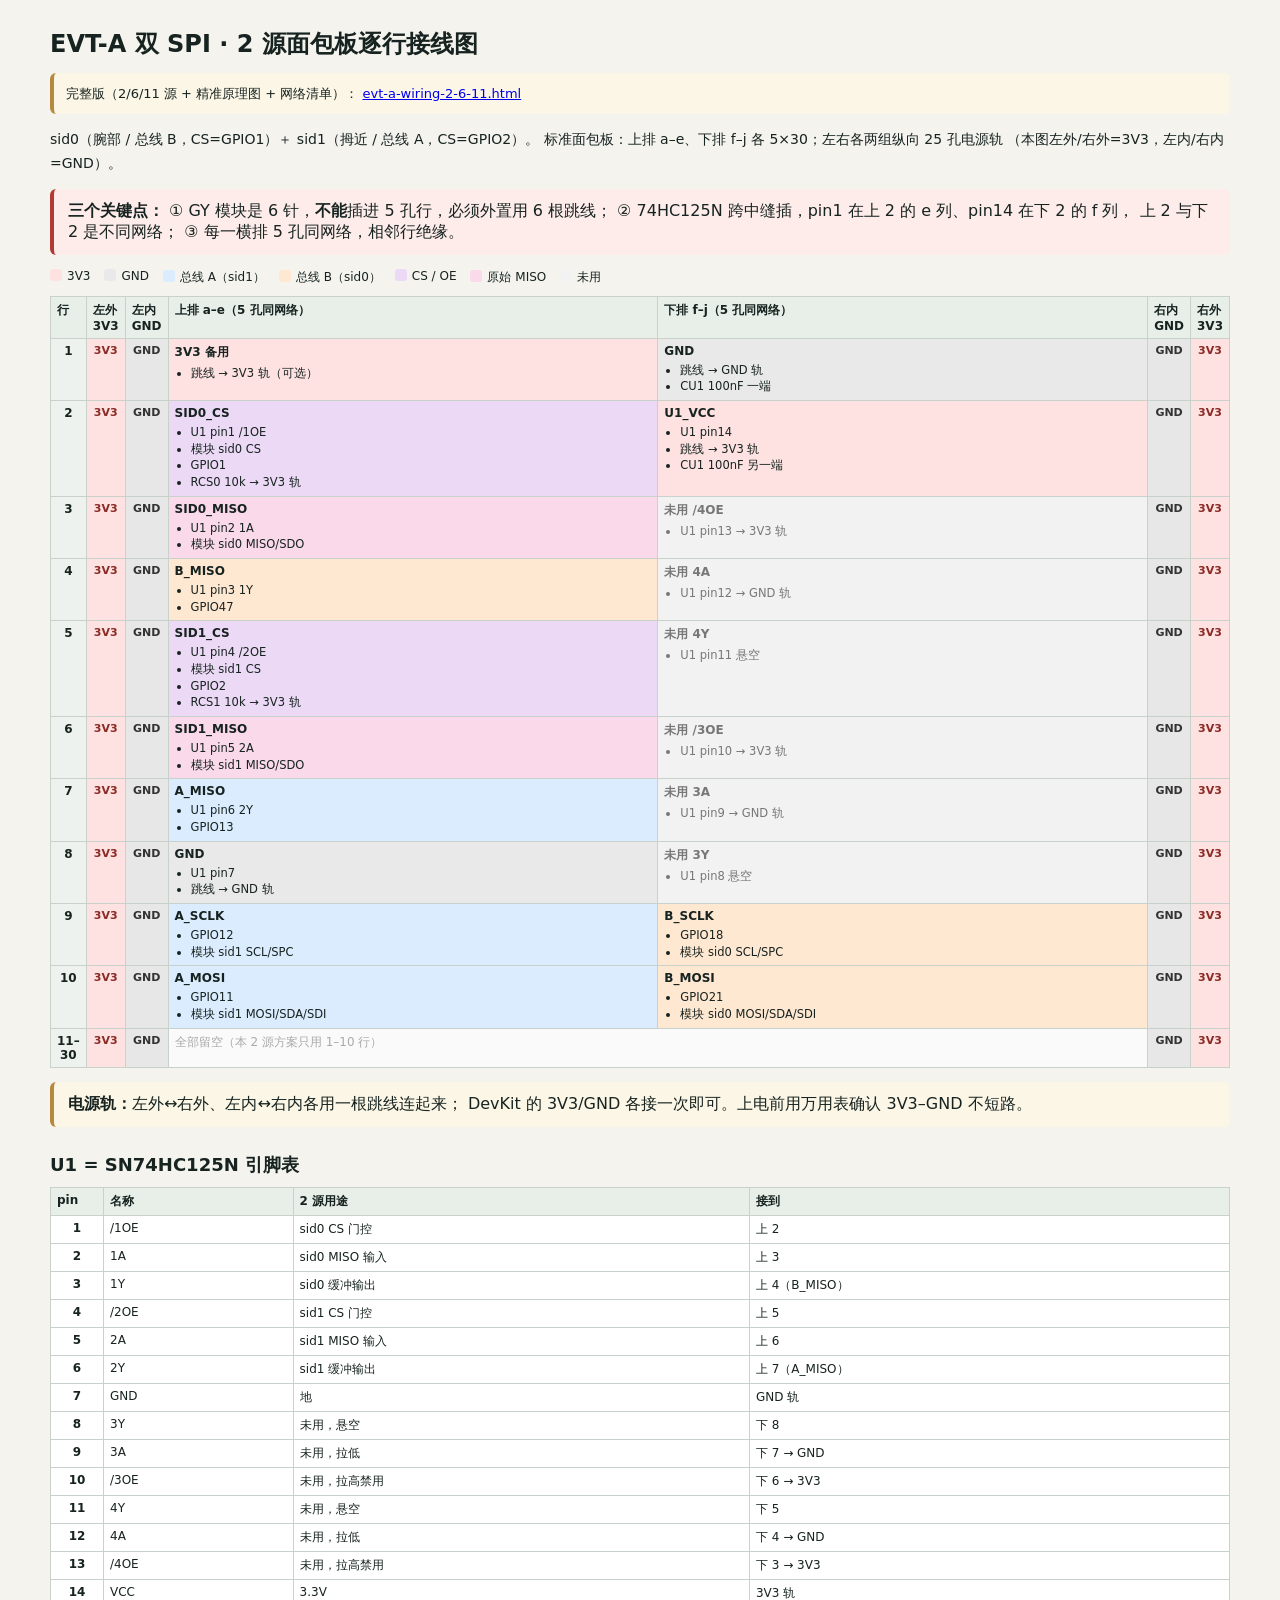
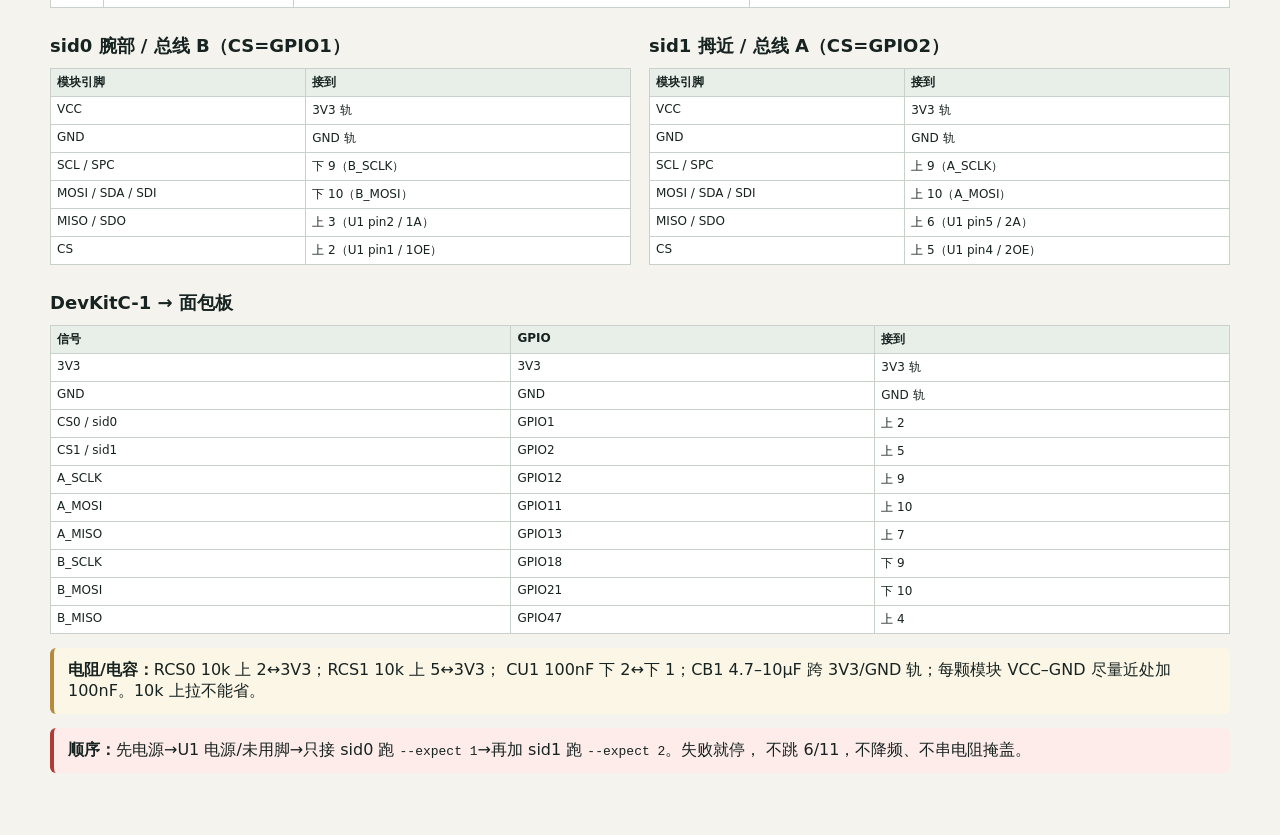
<file: docs/breadboard-2-source-evt-a.html>
<!doctype html>
<html lang="zh-CN"><head><meta charset="utf-8">
<meta name="viewport" content="width=device-width,initial-scale=1">
<title>EVT-A 2 源面包板逐行接线图</title>
<style>
body{margin:0;background:#f4f3ee;color:#172320;font-family:Inter,'Noto Sans CJK SC','Microsoft YaHei',system-ui,sans-serif}
main{max-width:1180px;margin:0 auto;padding:24px 18px 48px}
h1{font-size:24px;margin:4px 0 10px}
h2{font-size:18px;margin:26px 0 10px}
p,li{line-height:1.65;font-size:14px}
.warn{background:#fdecea;border-left:4px solid #b23a34;padding:12px 14px;border-radius:6px;margin:14px 0}
.note{background:#fbf6e6;border-left:4px solid #b58a3c;padding:12px 14px;border-radius:6px;margin:14px 0}
.legend{display:flex;gap:14px;flex-wrap:wrap;font-size:12px;margin:10px 0}
.legend i{display:inline-block;width:12px;height:12px;border-radius:3px;margin-right:5px;vertical-align:-1px}
table{border-collapse:collapse;width:100%;font-size:12px;background:#fff}
th,td{border:1px solid #c9d2ca;padding:5px 6px;vertical-align:top}
thead th{background:#e8efe9;text-align:left;position:sticky;top:0}
.rowno{background:#eef2ee;width:34px;text-align:center}
.rail{width:52px;text-align:center;font-weight:700;font-size:11px}
.rail-pwr{background:#fde2e1;color:#8c2b26}
.rail-gnd{background:#e7e7e7;color:#333}
.net{width:44%}
.net ul{margin:4px 0 0 16px;padding:0}
.net li{font-size:11.5px;line-height:1.45}
.net-pwr{background:#fde2e1}
.net-gnd{background:#e9e9e9}
.net-busA{background:#dcecff}
.net-busB{background:#ffe8d1}
.net-cs{background:#ecd9f5}
.net-miso{background:#f9d9ea}
.net-nc{background:#f2f2f2;color:#777}
.net-spare{background:#fafafa;color:#aaa}
table.pins{margin-top:8px}
table.pins td:first-child{text-align:center;font-weight:700;width:40px}
.split{display:grid;grid-template-columns:1fr 1fr;gap:18px}
@media(max-width:820px){.split{grid-template-columns:1fr}}
@media print{body{background:#fff}main{padding:0}h1{font-size:18px}thead th{position:static}}
</style></head><body><main>
<h1>EVT-A 双 SPI · 2 源面包板逐行接线图</h1>
<p style="font-size:13px;background:#fbf6e6;border-left:4px solid #b58a3c;padding:10px 12px;border-radius:6px">完整版（2/6/11 源 + 精准原理图 + 网络清单）：
<a href="evt-a-wiring-2-6-11.html">evt-a-wiring-2-6-11.html</a></p>
<p>sid0（腕部 / 总线 B，CS=GPIO1）＋ sid1（拇近 / 总线 A，CS=GPIO2）。
标准面包板：上排 a–e、下排 f–j 各 5×30；左右各两组纵向 25 孔电源轨
（本图左外/右外=3V3，左内/右内=GND）。</p>
<div class="warn"><b>三个关键点：</b>
① GY 模块是 6 针，<b>不能</b>插进 5 孔行，必须外置用 6 根跳线；
② 74HC125N 跨中缝插，pin1 在上 2 的 e 列、pin14 在下 2 的 f 列，
上 2 与下 2 是不同网络；
③ 每一横排 5 孔同网络，相邻行绝缘。</div>
<div class="legend">
<span><i style="background:#fde2e1"></i>3V3</span>
<span><i style="background:#e9e9e9"></i>GND</span>
<span><i style="background:#dcecff"></i>总线 A（sid1）</span>
<span><i style="background:#ffe8d1"></i>总线 B（sid0）</span>
<span><i style="background:#ecd9f5"></i>CS / OE</span>
<span><i style="background:#f9d9ea"></i>原始 MISO</span>
<span><i style="background:#f2f2f2"></i>未用</span>
</div>
<table>
<thead><tr><th>行</th><th>左外<br>3V3</th><th>左内<br>GND</th>
<th>上排 a–e（5 孔同网络）</th><th>下排 f–j（5 孔同网络）</th>
<th>右内<br>GND</th><th>右外<br>3V3</th></tr></thead>
<tbody><tr><th class='rowno'>1</th><td class='rail rail-pwr'>3V3</td><td class='rail rail-gnd'>GND</td><td class="net net-pwr"><b>3V3 备用</b><ul><li>跳线 → 3V3 轨（可选）</li></ul></td><td class="net net-gnd"><b>GND</b><ul><li>跳线 → GND 轨</li><li>CU1 100nF 一端</li></ul></td><td class='rail rail-gnd'>GND</td><td class='rail rail-pwr'>3V3</td></tr><tr><th class='rowno'>2</th><td class='rail rail-pwr'>3V3</td><td class='rail rail-gnd'>GND</td><td class="net net-cs"><b>SID0_CS</b><ul><li>U1 pin1 /1OE</li><li>模块 sid0 CS</li><li>GPIO1</li><li>RCS0 10k → 3V3 轨</li></ul></td><td class="net net-pwr"><b>U1_VCC</b><ul><li>U1 pin14</li><li>跳线 → 3V3 轨</li><li>CU1 100nF 另一端</li></ul></td><td class='rail rail-gnd'>GND</td><td class='rail rail-pwr'>3V3</td></tr><tr><th class='rowno'>3</th><td class='rail rail-pwr'>3V3</td><td class='rail rail-gnd'>GND</td><td class="net net-miso"><b>SID0_MISO</b><ul><li>U1 pin2 1A</li><li>模块 sid0 MISO/SDO</li></ul></td><td class="net net-nc"><b>未用 /4OE</b><ul><li>U1 pin13 → 3V3 轨</li></ul></td><td class='rail rail-gnd'>GND</td><td class='rail rail-pwr'>3V3</td></tr><tr><th class='rowno'>4</th><td class='rail rail-pwr'>3V3</td><td class='rail rail-gnd'>GND</td><td class="net net-busB"><b>B_MISO</b><ul><li>U1 pin3 1Y</li><li>GPIO47</li></ul></td><td class="net net-nc"><b>未用 4A</b><ul><li>U1 pin12 → GND 轨</li></ul></td><td class='rail rail-gnd'>GND</td><td class='rail rail-pwr'>3V3</td></tr><tr><th class='rowno'>5</th><td class='rail rail-pwr'>3V3</td><td class='rail rail-gnd'>GND</td><td class="net net-cs"><b>SID1_CS</b><ul><li>U1 pin4 /2OE</li><li>模块 sid1 CS</li><li>GPIO2</li><li>RCS1 10k → 3V3 轨</li></ul></td><td class="net net-nc"><b>未用 4Y</b><ul><li>U1 pin11 悬空</li></ul></td><td class='rail rail-gnd'>GND</td><td class='rail rail-pwr'>3V3</td></tr><tr><th class='rowno'>6</th><td class='rail rail-pwr'>3V3</td><td class='rail rail-gnd'>GND</td><td class="net net-miso"><b>SID1_MISO</b><ul><li>U1 pin5 2A</li><li>模块 sid1 MISO/SDO</li></ul></td><td class="net net-nc"><b>未用 /3OE</b><ul><li>U1 pin10 → 3V3 轨</li></ul></td><td class='rail rail-gnd'>GND</td><td class='rail rail-pwr'>3V3</td></tr><tr><th class='rowno'>7</th><td class='rail rail-pwr'>3V3</td><td class='rail rail-gnd'>GND</td><td class="net net-busA"><b>A_MISO</b><ul><li>U1 pin6 2Y</li><li>GPIO13</li></ul></td><td class="net net-nc"><b>未用 3A</b><ul><li>U1 pin9 → GND 轨</li></ul></td><td class='rail rail-gnd'>GND</td><td class='rail rail-pwr'>3V3</td></tr><tr><th class='rowno'>8</th><td class='rail rail-pwr'>3V3</td><td class='rail rail-gnd'>GND</td><td class="net net-gnd"><b>GND</b><ul><li>U1 pin7</li><li>跳线 → GND 轨</li></ul></td><td class="net net-nc"><b>未用 3Y</b><ul><li>U1 pin8 悬空</li></ul></td><td class='rail rail-gnd'>GND</td><td class='rail rail-pwr'>3V3</td></tr><tr><th class='rowno'>9</th><td class='rail rail-pwr'>3V3</td><td class='rail rail-gnd'>GND</td><td class="net net-busA"><b>A_SCLK</b><ul><li>GPIO12</li><li>模块 sid1 SCL/SPC</li></ul></td><td class="net net-busB"><b>B_SCLK</b><ul><li>GPIO18</li><li>模块 sid0 SCL/SPC</li></ul></td><td class='rail rail-gnd'>GND</td><td class='rail rail-pwr'>3V3</td></tr><tr><th class='rowno'>10</th><td class='rail rail-pwr'>3V3</td><td class='rail rail-gnd'>GND</td><td class="net net-busA"><b>A_MOSI</b><ul><li>GPIO11</li><li>模块 sid1 MOSI/SDA/SDI</li></ul></td><td class="net net-busB"><b>B_MOSI</b><ul><li>GPIO21</li><li>模块 sid0 MOSI/SDA/SDI</li></ul></td><td class='rail rail-gnd'>GND</td><td class='rail rail-pwr'>3V3</td></tr><tr><th class='rowno'>11–30</th><td class='rail rail-pwr'>3V3</td><td class='rail rail-gnd'>GND</td><td class='net net-spare' colspan='2'>全部留空（本 2 源方案只用 1–10 行）</td><td class='rail rail-gnd'>GND</td><td class='rail rail-pwr'>3V3</td></tr></tbody></table>
<div class="note"><b>电源轨：</b>左外↔右外、左内↔右内各用一根跳线连起来；
DevKit 的 3V3/GND 各接一次即可。上电前用万用表确认 3V3–GND 不短路。</div>
<h2>U1 = SN74HC125N 引脚表</h2>
<table class='pins'><thead><tr><th>pin</th><th>名称</th><th>2 源用途</th><th>接到</th></tr></thead><tbody><tr><td>1</td><td>/1OE</td><td>sid0 CS 门控</td><td>上 2</td></tr><tr><td>2</td><td>1A</td><td>sid0 MISO 输入</td><td>上 3</td></tr><tr><td>3</td><td>1Y</td><td>sid0 缓冲输出</td><td>上 4（B_MISO）</td></tr><tr><td>4</td><td>/2OE</td><td>sid1 CS 门控</td><td>上 5</td></tr><tr><td>5</td><td>2A</td><td>sid1 MISO 输入</td><td>上 6</td></tr><tr><td>6</td><td>2Y</td><td>sid1 缓冲输出</td><td>上 7（A_MISO）</td></tr><tr><td>7</td><td>GND</td><td>地</td><td>GND 轨</td></tr><tr><td>8</td><td>3Y</td><td>未用，悬空</td><td>下 8</td></tr><tr><td>9</td><td>3A</td><td>未用，拉低</td><td>下 7 → GND</td></tr><tr><td>10</td><td>/3OE</td><td>未用，拉高禁用</td><td>下 6 → 3V3</td></tr><tr><td>11</td><td>4Y</td><td>未用，悬空</td><td>下 5</td></tr><tr><td>12</td><td>4A</td><td>未用，拉低</td><td>下 4 → GND</td></tr><tr><td>13</td><td>/4OE</td><td>未用，拉高禁用</td><td>下 3 → 3V3</td></tr><tr><td>14</td><td>VCC</td><td>3.3V</td><td>3V3 轨</td></tr></tbody></table>
<div class="split">
<div><h2>sid0 腕部 / 总线 B（CS=GPIO1）</h2>
<table><thead><tr><th>模块引脚</th><th>接到</th></tr></thead><tbody>
<tr><td>VCC</td><td>3V3 轨</td></tr>
<tr><td>GND</td><td>GND 轨</td></tr>
<tr><td>SCL / SPC</td><td>下 9（B_SCLK）</td></tr>
<tr><td>MOSI / SDA / SDI</td><td>下 10（B_MOSI）</td></tr>
<tr><td>MISO / SDO</td><td>上 3（U1 pin2 / 1A）</td></tr>
<tr><td>CS</td><td>上 2（U1 pin1 / 1OE）</td></tr>
</tbody></table></div>
<div><h2>sid1 拇近 / 总线 A（CS=GPIO2）</h2>
<table><thead><tr><th>模块引脚</th><th>接到</th></tr></thead><tbody>
<tr><td>VCC</td><td>3V3 轨</td></tr>
<tr><td>GND</td><td>GND 轨</td></tr>
<tr><td>SCL / SPC</td><td>上 9（A_SCLK）</td></tr>
<tr><td>MOSI / SDA / SDI</td><td>上 10（A_MOSI）</td></tr>
<tr><td>MISO / SDO</td><td>上 6（U1 pin5 / 2A）</td></tr>
<tr><td>CS</td><td>上 5（U1 pin4 / 2OE）</td></tr>
</tbody></table></div>
</div>
<h2>DevKitC-1 → 面包板</h2>
<table><thead><tr><th>信号</th><th>GPIO</th><th>接到</th></tr></thead><tbody>
<tr><td>3V3</td><td>3V3</td><td>3V3 轨</td></tr>
<tr><td>GND</td><td>GND</td><td>GND 轨</td></tr>
<tr><td>CS0 / sid0</td><td>GPIO1</td><td>上 2</td></tr>
<tr><td>CS1 / sid1</td><td>GPIO2</td><td>上 5</td></tr>
<tr><td>A_SCLK</td><td>GPIO12</td><td>上 9</td></tr>
<tr><td>A_MOSI</td><td>GPIO11</td><td>上 10</td></tr>
<tr><td>A_MISO</td><td>GPIO13</td><td>上 7</td></tr>
<tr><td>B_SCLK</td><td>GPIO18</td><td>下 9</td></tr>
<tr><td>B_MOSI</td><td>GPIO21</td><td>下 10</td></tr>
<tr><td>B_MISO</td><td>GPIO47</td><td>上 4</td></tr>
</tbody></table>
<div class="note"><b>电阻/电容：</b>RCS0 10k 上 2↔3V3；RCS1 10k 上 5↔3V3；
CU1 100nF 下 2↔下 1；CB1 4.7–10µF 跨 3V3/GND 轨；每颗模块 VCC–GND
尽量近处加 100nF。10k 上拉不能省。</div>
<div class="warn"><b>顺序：</b>先电源→U1 电源/未用脚→只接 sid0 跑
<code>--expect 1</code>→再加 sid1 跑 <code>--expect 2</code>。失败就停，
不跳 6/11，不降频、不串电阻掩盖。</div>
</main></body></html>
</file>
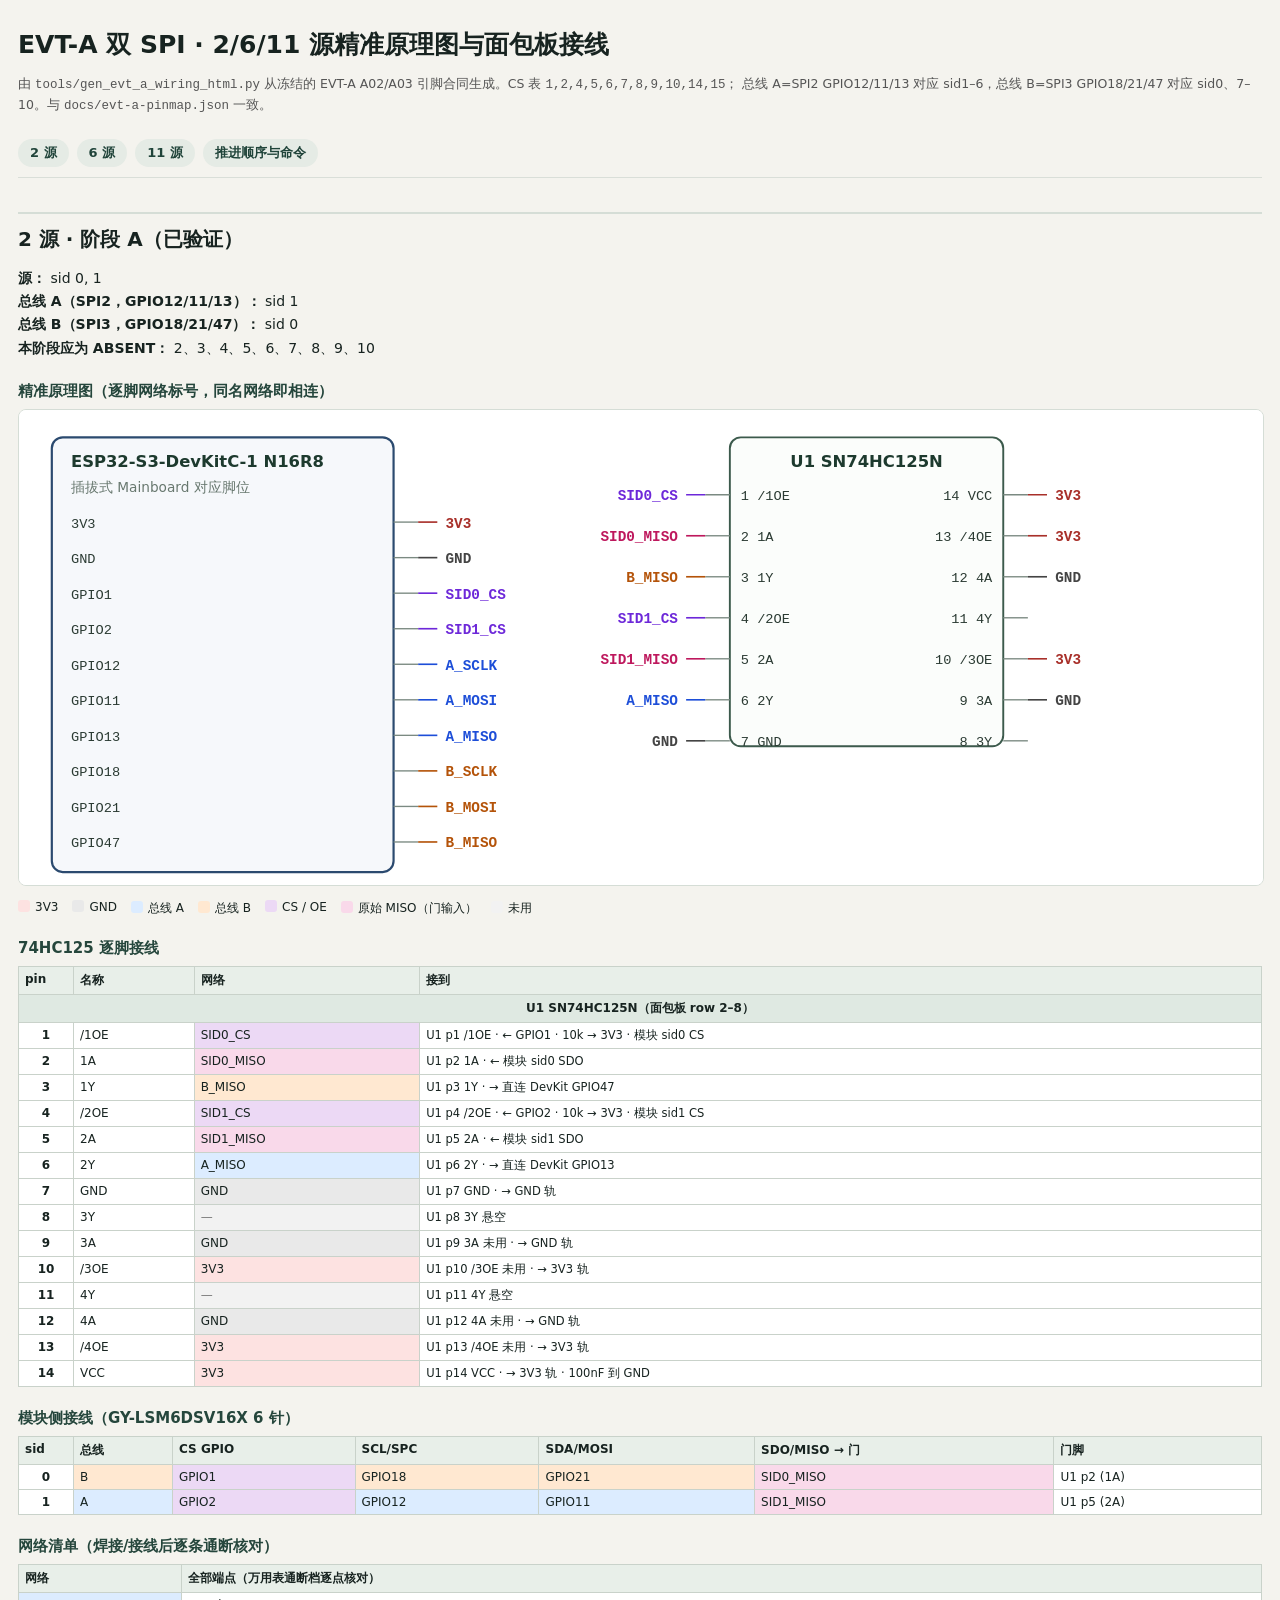
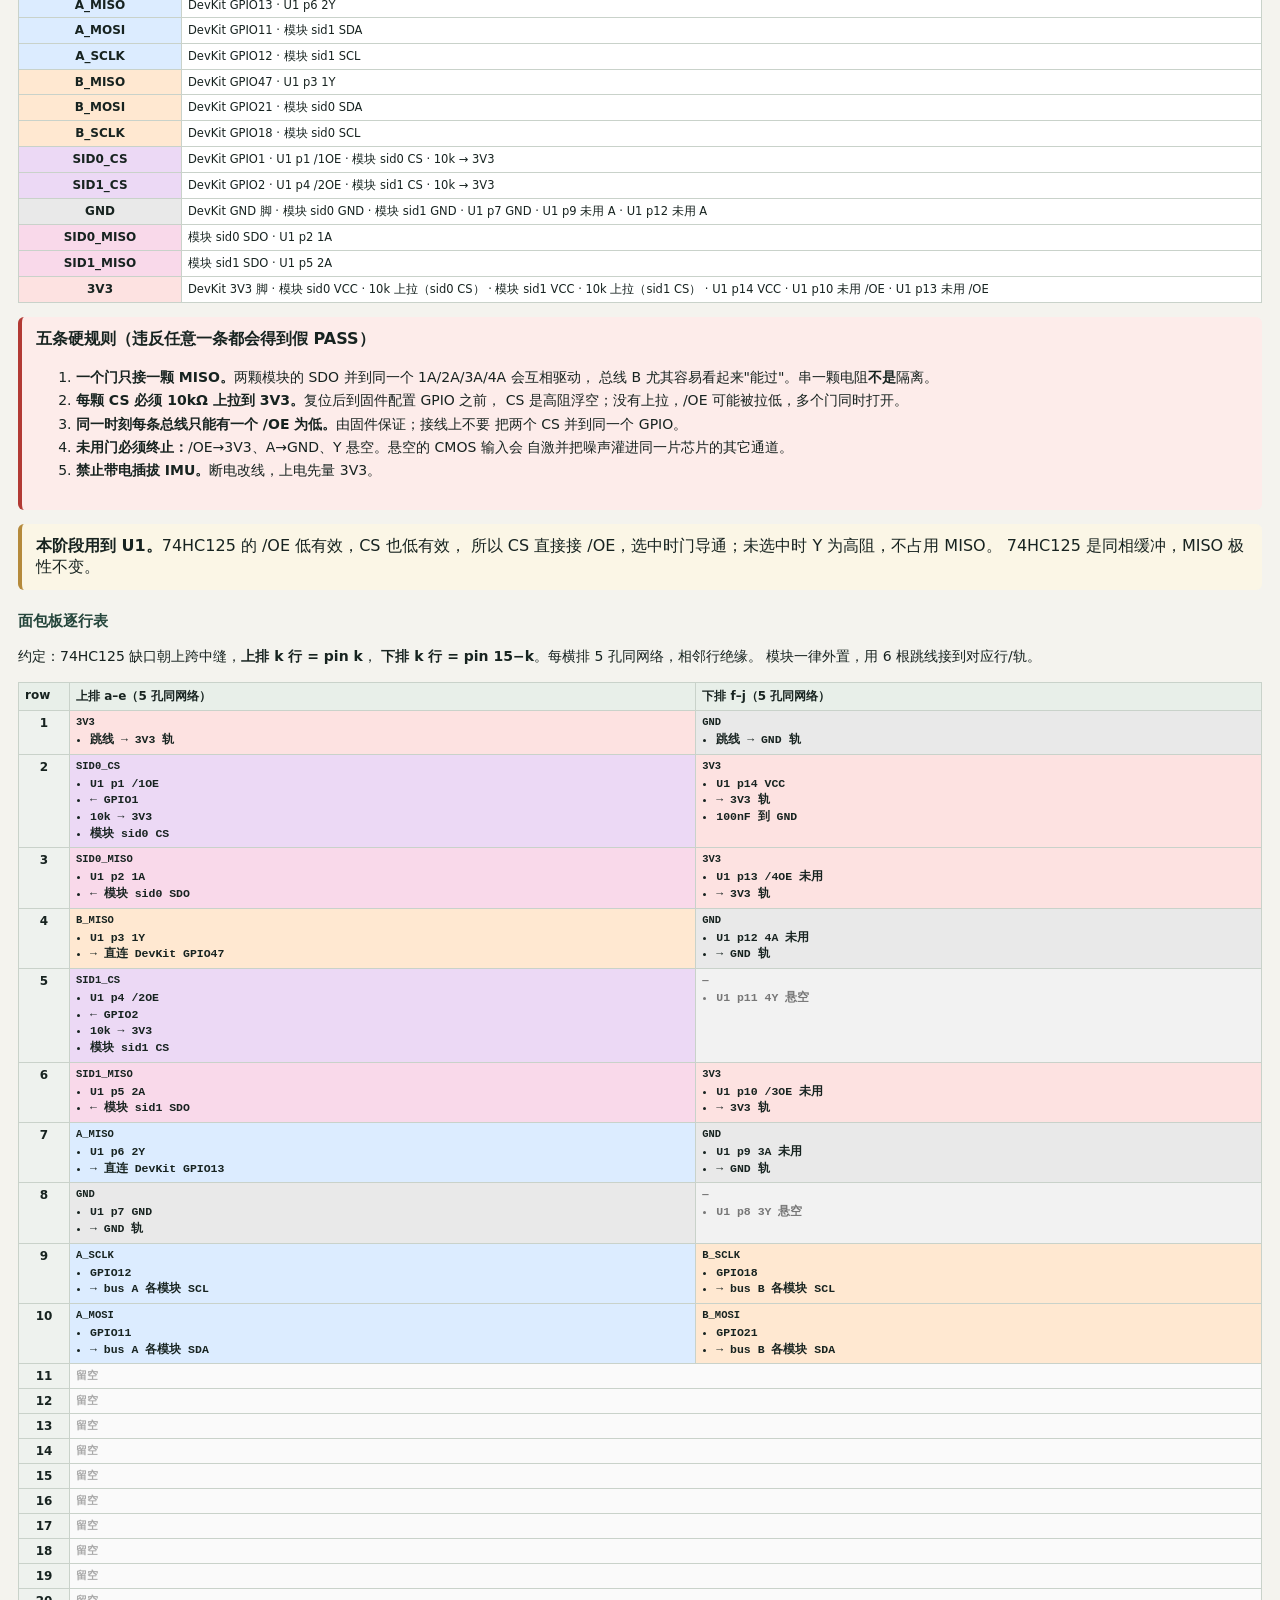
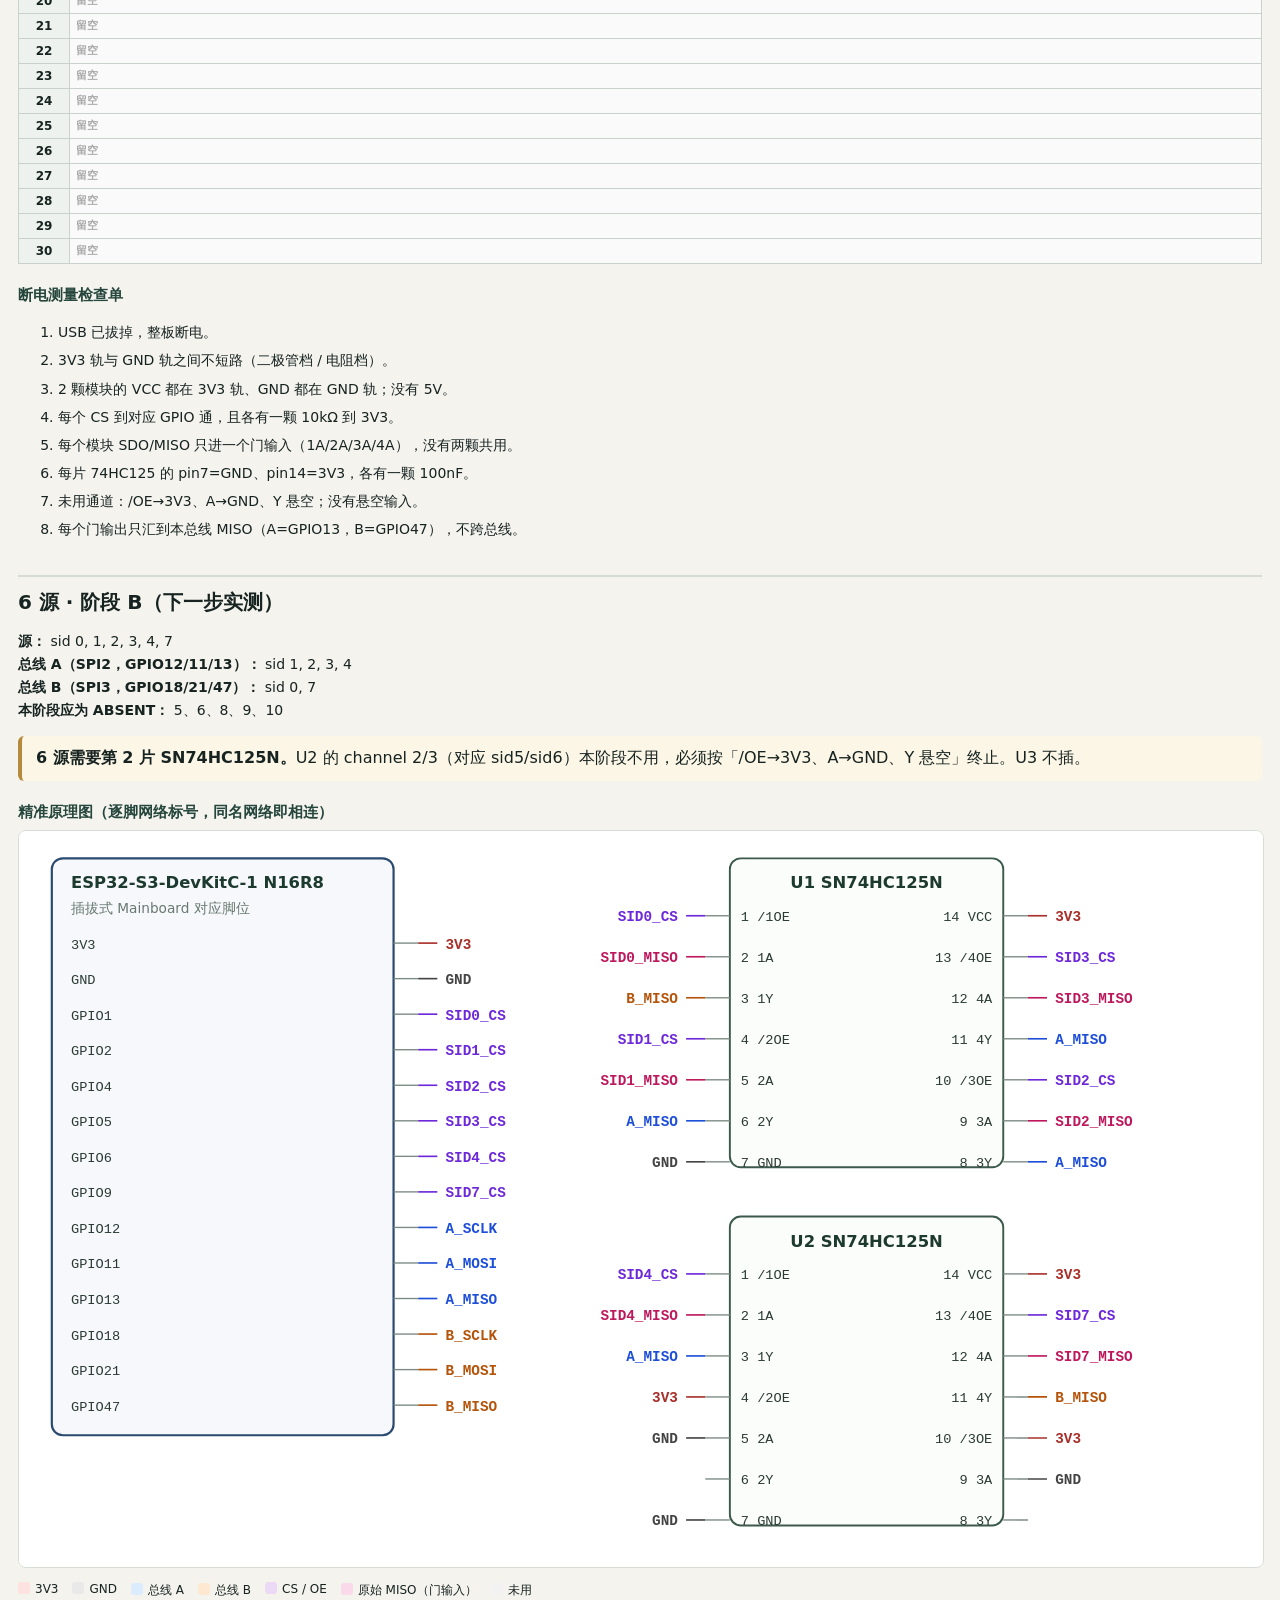
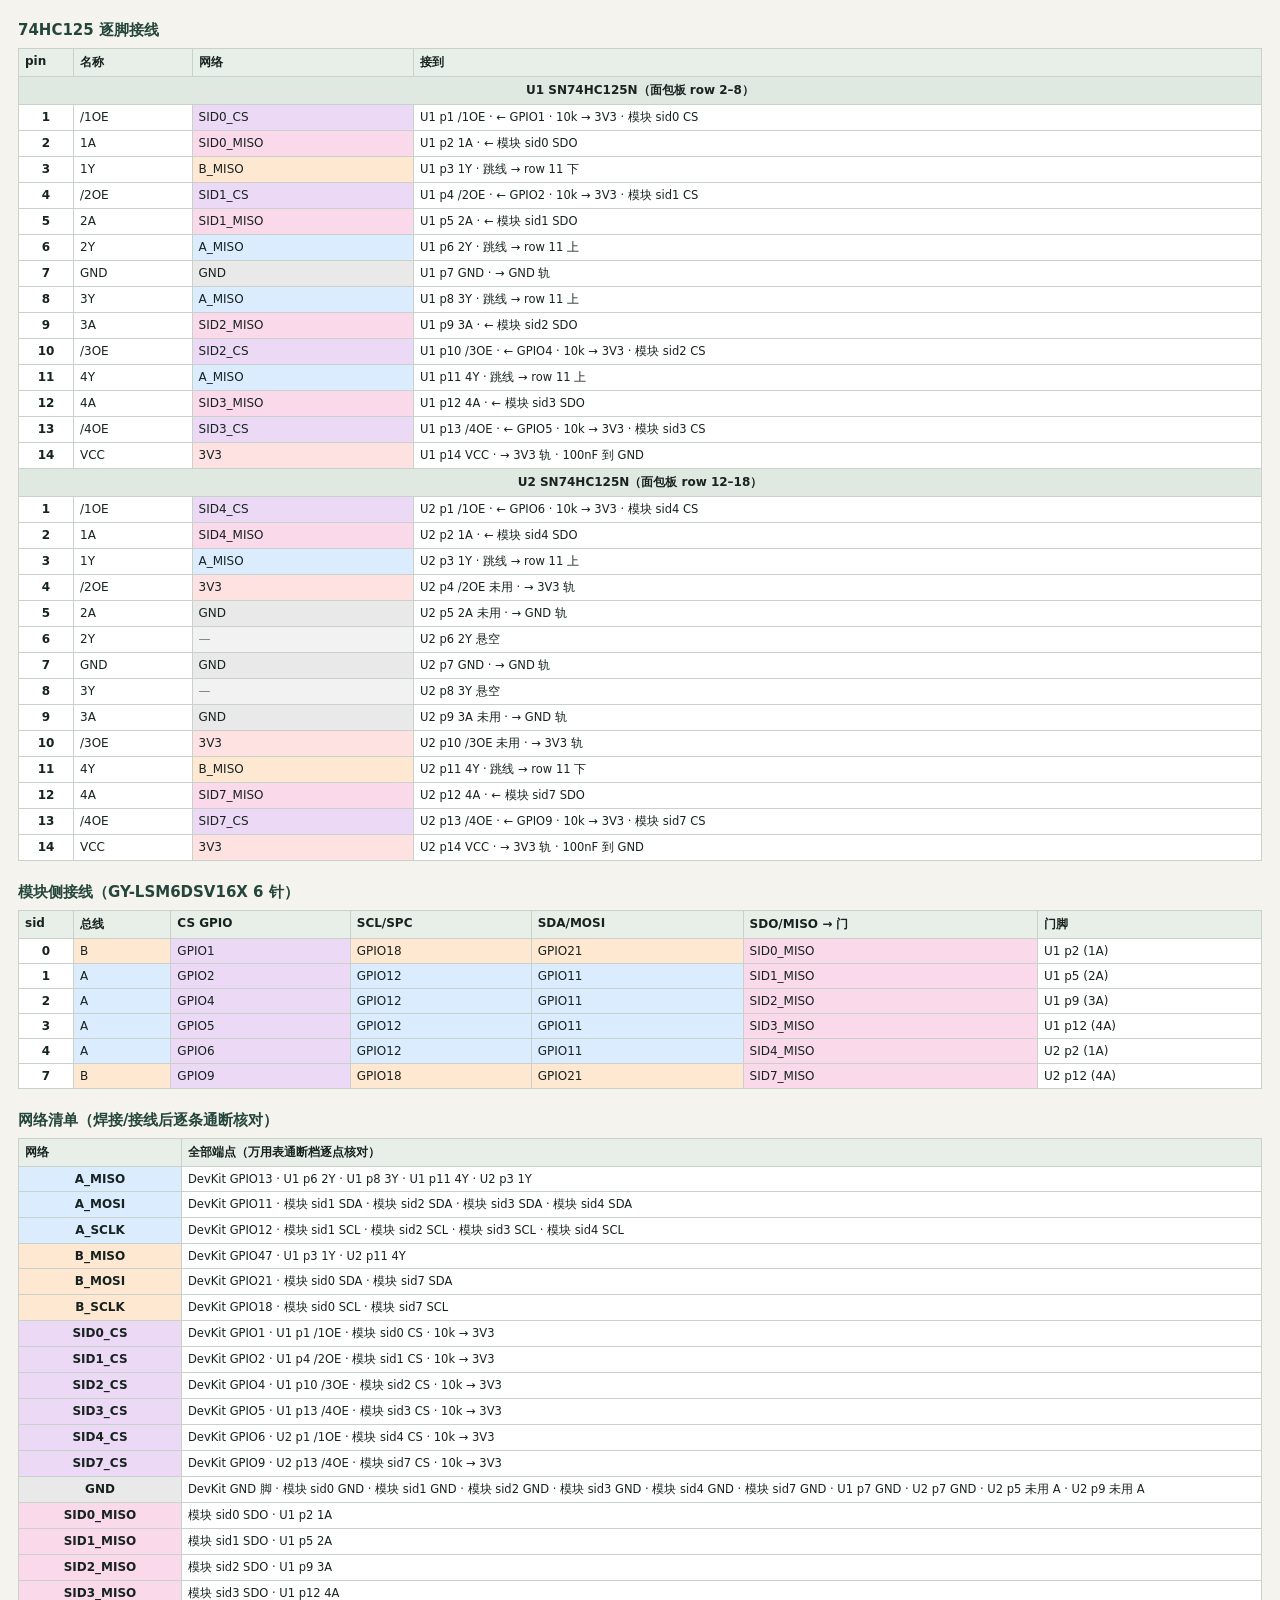
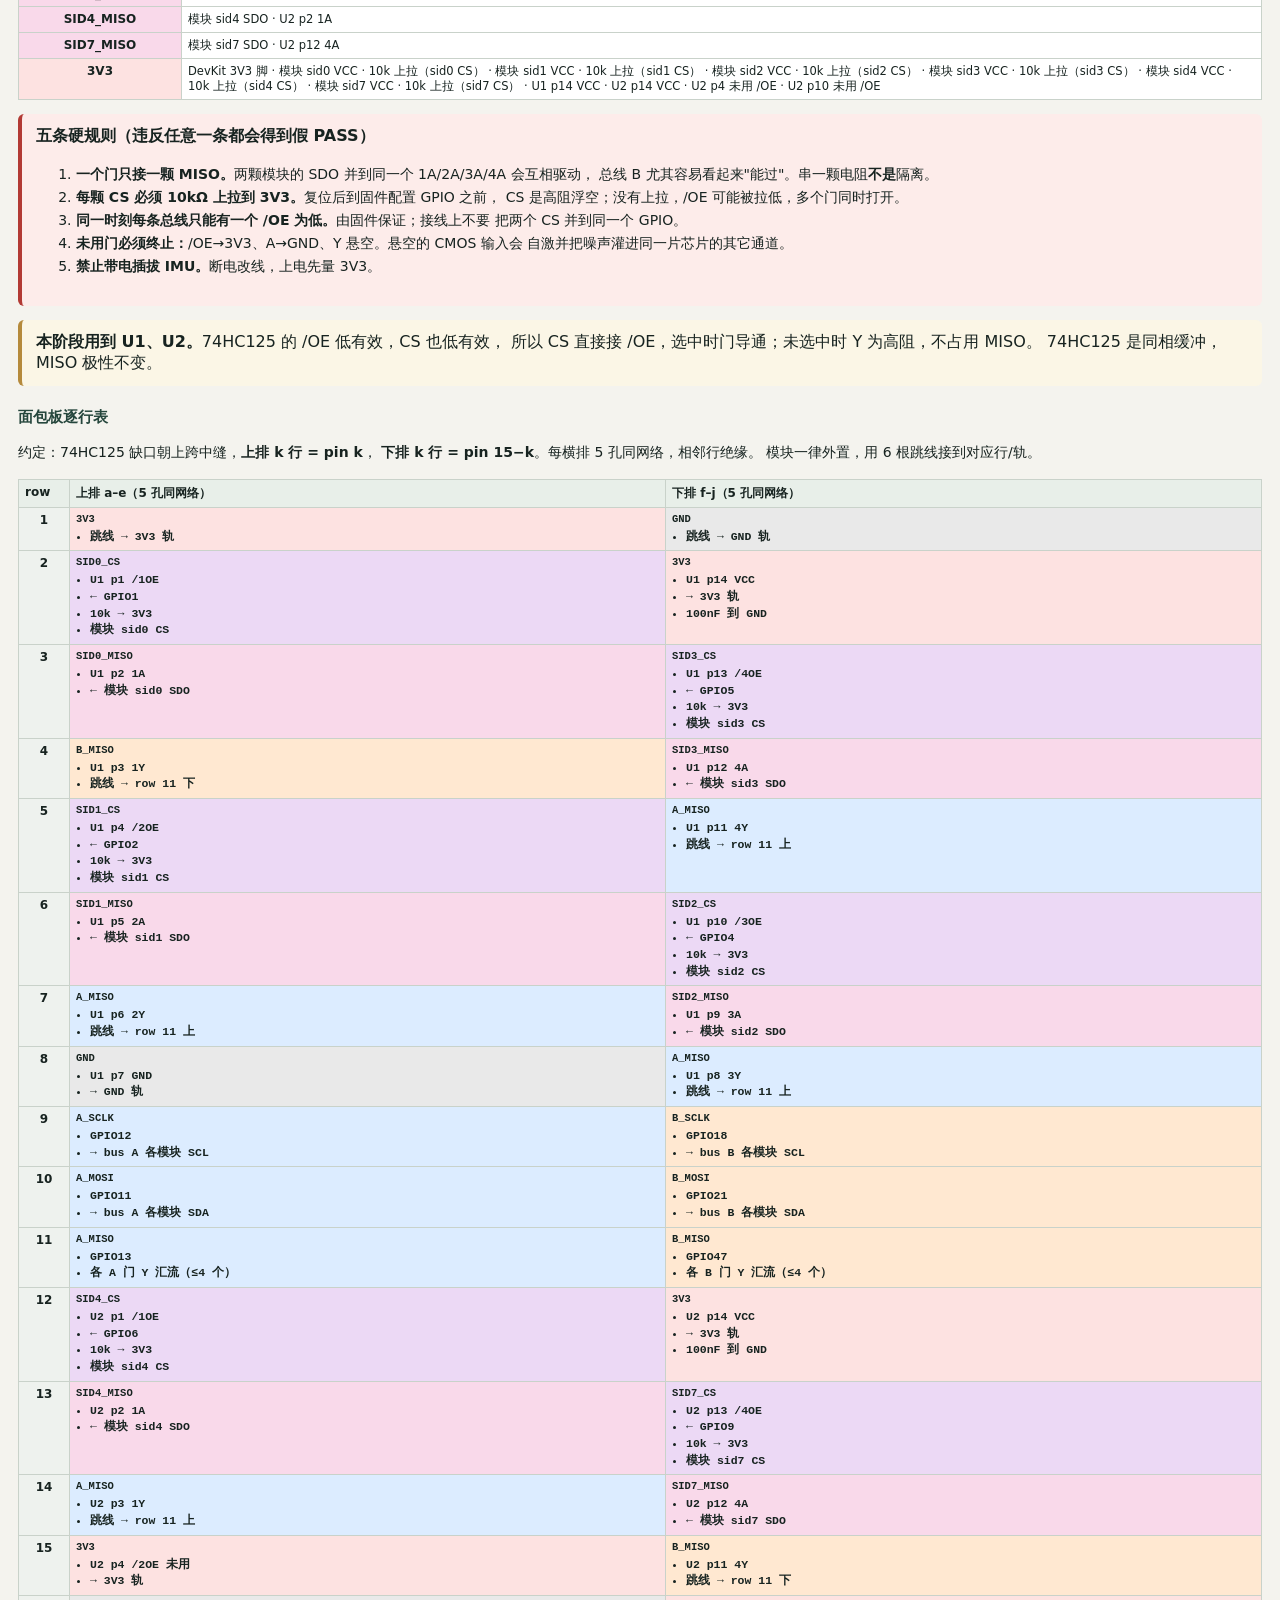
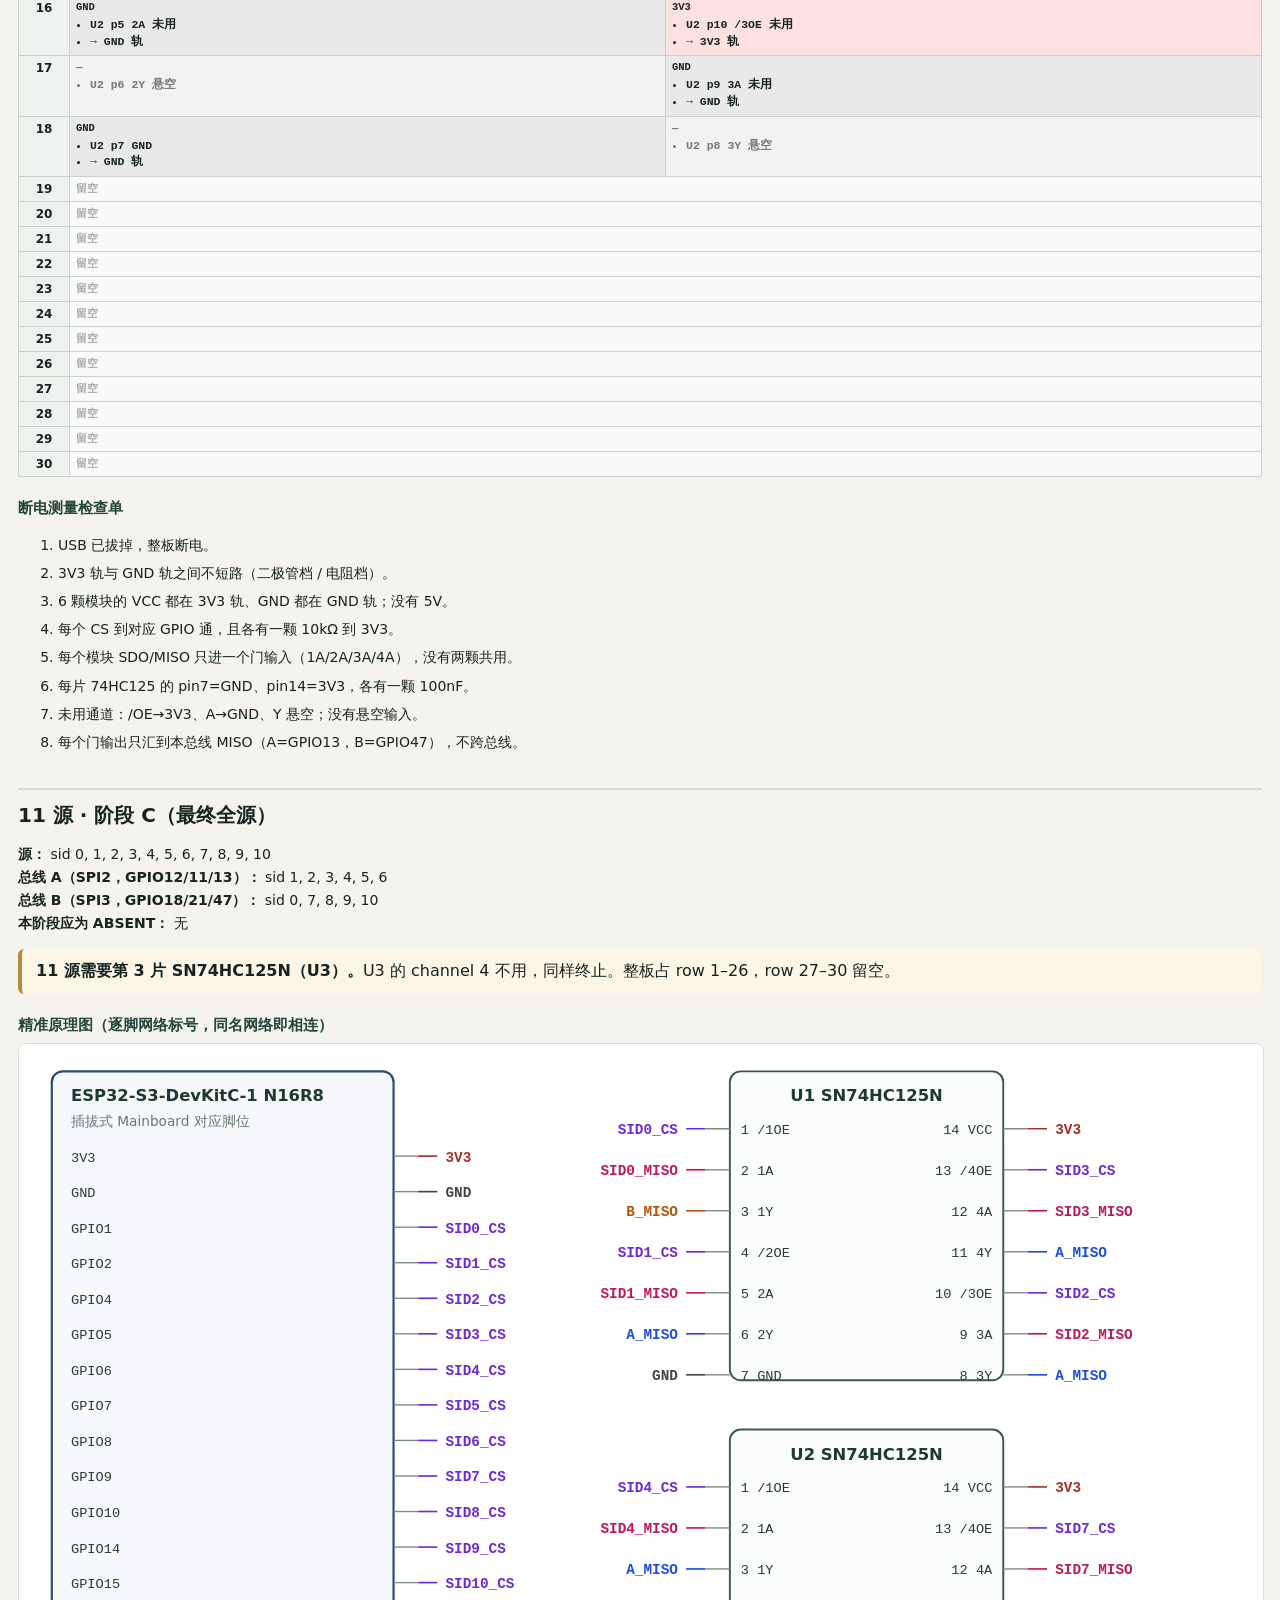
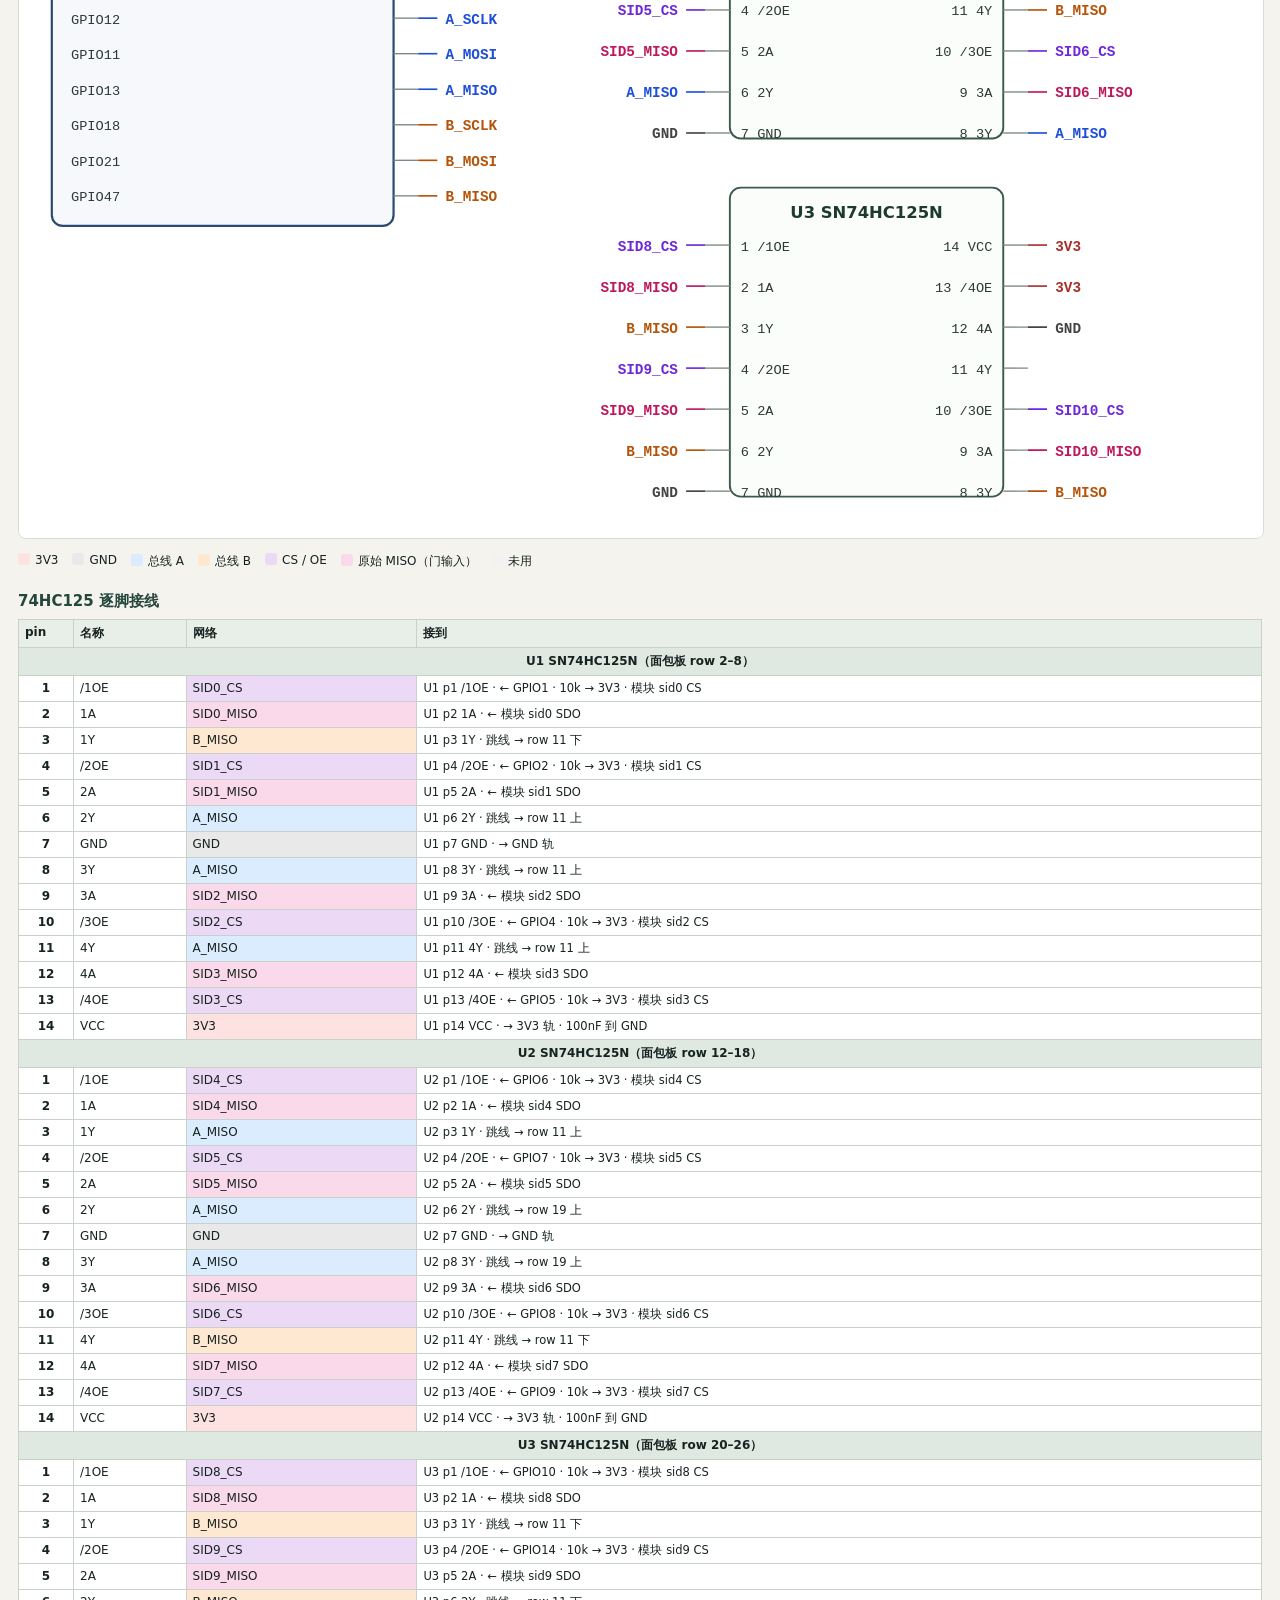
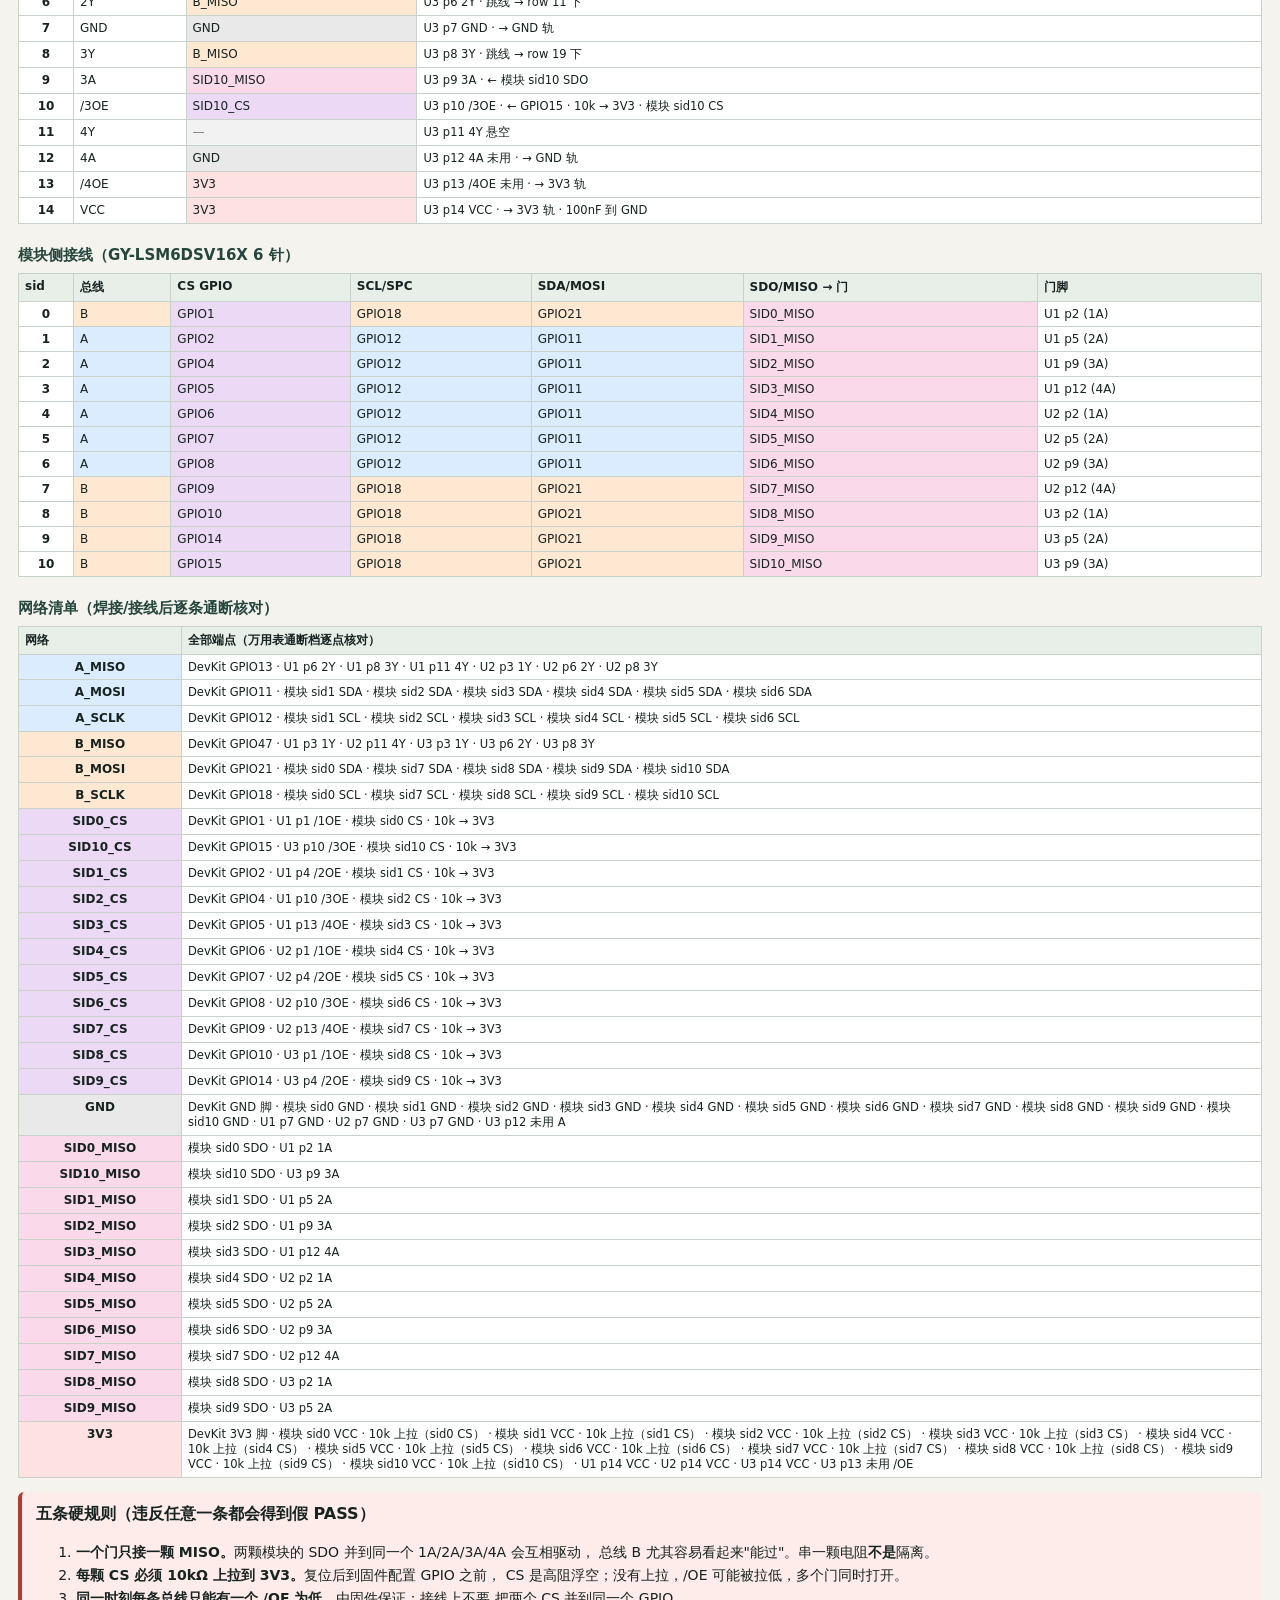
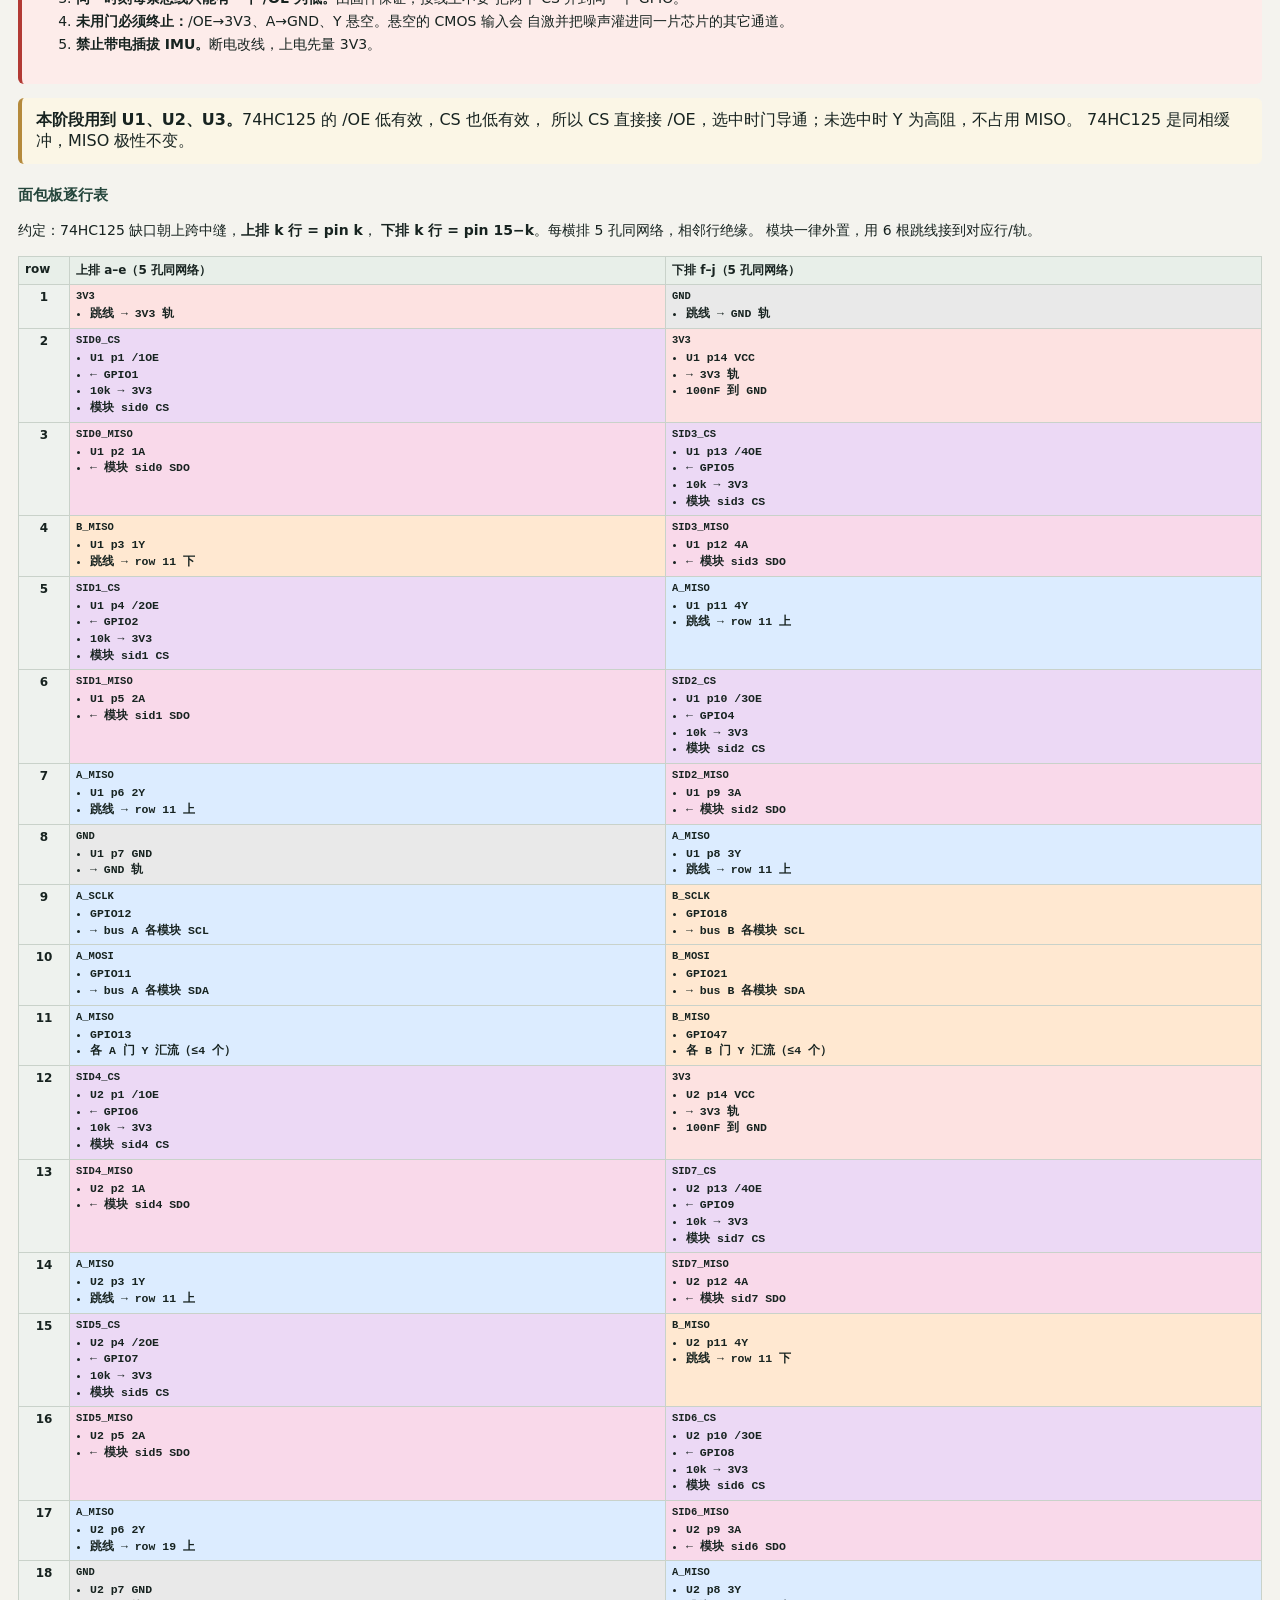
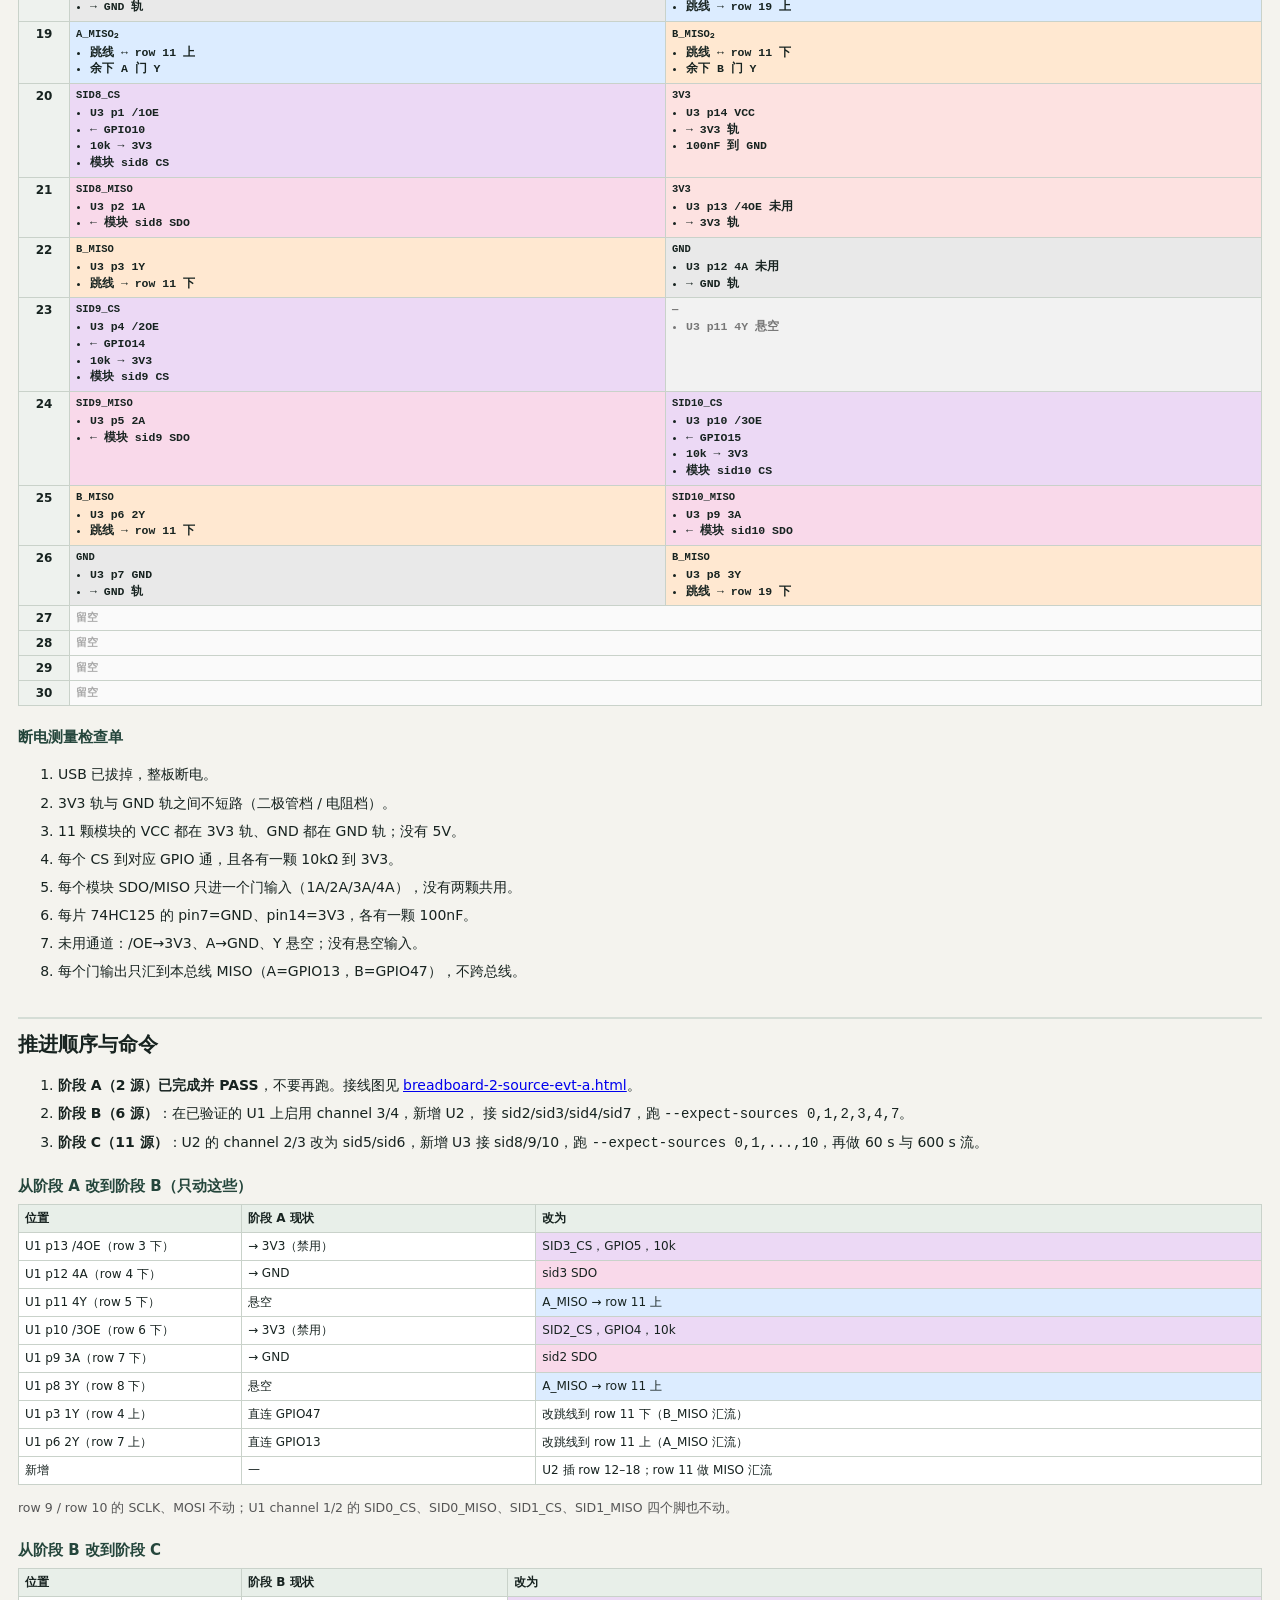
<file: docs/evt-a-wiring-2-6-11.html>
<!doctype html>
<html lang="zh-CN"><head><meta charset="utf-8">
<meta name="viewport" content="width=device-width,initial-scale=1">
<title>EVT-A 双 SPI · 2/6/11 源原理图与面包板接线</title>
<style>
body{margin:0;background:#f4f3ee;color:#172320;font-family:Inter,'Noto Sans CJK SC','Microsoft YaHei',system-ui,sans-serif}
main{max-width:1280px;margin:0 auto;padding:24px 18px 64px}
h1{font-size:25px;margin:4px 0 6px}
h2{font-size:20px;margin:34px 0 12px;padding-top:12px;border-top:2px solid #d5ddd6}
h3{font-size:15px;margin:22px 0 8px;color:#25463c}
p,li{line-height:1.65;font-size:14px}
.small{font-size:12.5px;color:#555}
nav{position:sticky;top:0;background:#f4f3ee;padding:10px 0;z-index:5;
display:flex;gap:8px;flex-wrap:wrap;border-bottom:1px solid #d9ded8}
nav a{font-size:13px;padding:5px 12px;border-radius:14px;background:#e5ebe5;
color:#20443a;text-decoration:none;font-weight:600}
nav a:hover{background:#cfdccf}
.warn{background:#fdecea;border-left:4px solid #b23a34;padding:12px 14px;border-radius:6px;margin:14px 0}
.note{background:#fbf6e6;border-left:4px solid #b58a3c;padding:12px 14px;border-radius:6px;margin:14px 0}
.legend{display:flex;gap:14px;flex-wrap:wrap;font-size:12px;margin:10px 0}
.legend i{display:inline-block;width:12px;height:12px;border-radius:3px;margin-right:5px;vertical-align:-1px}
table{border-collapse:collapse;width:100%;font-size:12px;background:#fff;margin:8px 0}
th,td{border:1px solid #c9d2ca;padding:5px 6px;vertical-align:top}
thead th{background:#e8efe9;text-align:left}
.rowno{background:#eef2ee;width:38px;text-align:center}
.net ul{margin:4px 0 0 14px;padding:0}
.net li{font-size:11.5px;line-height:1.45}
.net-pwr{background:#fde2e1} .net-gnd{background:#e9e9e9}
.net-busA{background:#dcecff} .net-busB{background:#ffe8d1}
.net-cs{background:#ecd9f5} .net-miso{background:#f9d9ea}
.net-nc{background:#f2f2f2;color:#777} .net-spare{background:#fafafa;color:#aaa}
td.n-pwr,.n-pwr{background:#fde2e1} td.n-gnd,.n-gnd{background:#e9e9e9}
td.n-busA,.n-busA{background:#dcecff} td.n-busB,.n-busB{background:#ffe8d1}
td.n-cs,.n-cs{background:#ecd9f5} td.n-miso,.n-miso{background:#f9d9ea}
td.n-nc,.n-nc{background:#f2f2f2;color:#777}
.conn{font-size:11.5px}
table.pins td:first-child{text-align:center;font-weight:700;width:42px}
table.nl td:first-child{width:150px}
table.move td:first-child{width:210px;text-align:left;font-weight:400}
tr.pkghdr td{background:#dfe9e2;font-weight:700}
ol.check li{margin:5px 0}
pre{background:#101614;color:#d9f2e4;padding:12px 14px;border-radius:7px;
overflow-x:auto;font-size:12px;line-height:1.55}
code{font-family:'JetBrains Mono',ui-monospace,monospace}
svg.sch{width:100%;height:auto;background:#fff;border:1px solid #d5ddd6;border-radius:8px}
.icbox{fill:#fbfdfb;stroke:#3c5a4c;stroke-width:1.4}
.devbox{fill:#f6f8fb;stroke:#2b4a6f;stroke-width:1.6}
.ictitle{font-size:12px;font-weight:700;fill:#1d3a2e}
.icnote{font-size:10px;fill:#68786f}
.pinname{font-size:10px;fill:#2b3b33;font-family:ui-monospace,monospace}
.net{font-size:10.5px;font-family:ui-monospace,monospace;font-weight:600}
.net.pwr{fill:#a8302a} .net.gnd{fill:#444} .net.busA{fill:#1d4ed8}
.net.busB{fill:#b45309} .net.cs{fill:#6d28d9} .net.miso{fill:#be185d}
.net.nc{fill:#9aa0a6}
.pin{stroke:#7b8a82;stroke-width:1}
.pwrln{stroke:#a8302a;stroke-width:1.2} .gndln{stroke:#444;stroke-width:1.2}
.busAln{stroke:#1d4ed8;stroke-width:1.2} .busBln{stroke:#b45309;stroke-width:1.2}
.csln{stroke:#6d28d9;stroke-width:1.2} .misoln{stroke:#be185d;stroke-width:1.2}
.ncln{stroke:#9aa0a6;stroke-width:1}
@media print{body{background:#fff}nav{display:none}pre{background:#f2f2f2;color:#000}}
</style></head><body><main>
<h1>EVT-A 双 SPI · 2/6/11 源精准原理图与面包板接线</h1>
<p class="small">由 <code>tools/gen_evt_a_wiring_html.py</code> 从冻结的 EVT-A
A02/A03 引脚合同生成。CS 表 <code>1,2,4,5,6,7,8,9,10,14,15</code>；
总线 A=SPI2 GPIO12/11/13 对应 sid1–6，总线 B=SPI3 GPIO18/21/47 对应
sid0、7–10。与 <code>docs/evt-a-pinmap.json</code> 一致。</p>
<nav><a href="#s2">2 源</a><a href="#s6">6 源</a><a href="#s11">11 源</a><a href="#steps">推进顺序与命令</a></nav>

<section id="s2">
<h2>2 源 · 阶段 A（已验证）</h2>
<p><b>源：</b> sid 0, 1<br>
<b>总线 A（SPI2，GPIO12/11/13）：</b> sid 1<br>
<b>总线 B（SPI3，GPIO18/21/47）：</b> sid 0<br>
<b>本阶段应为 ABSENT：</b> 2、3、4、5、6、7、8、9、10</p>


<h3>精准原理图（逐脚网络标号，同名网络即相连）</h3>
<svg viewBox="0 0 910 348" class="sch" xmlns="http://www.w3.org/2000/svg"><rect width="100%" height="100%" fill="#ffffff"/><g transform="translate(24,20)"><rect x="0" y="0" width="250" height="318" rx="8" class="devbox"/><text x="14" y="22" class="ictitle">ESP32-S3-DevKitC-1 N16R8</text><text x="14" y="40" class="icnote">插拔式 Mainboard 对应脚位</text><text x="14" y="66" class="pinname">3V3</text><line x1="250" y1="62" x2="268" y2="62" class="pin"/><line x1="268" y1="62" x2="282" y2="62" class="pwrln"/><text x="288" y="66" class="net pwr">3V3</text><text x="14" y="92" class="pinname">GND</text><line x1="250" y1="88" x2="268" y2="88" class="pin"/><line x1="268" y1="88" x2="282" y2="88" class="gndln"/><text x="288" y="92" class="net gnd">GND</text><text x="14" y="118" class="pinname">GPIO1</text><line x1="250" y1="114" x2="268" y2="114" class="pin"/><line x1="268" y1="114" x2="282" y2="114" class="csln"/><text x="288" y="118" class="net cs">SID0_CS</text><text x="14" y="144" class="pinname">GPIO2</text><line x1="250" y1="140" x2="268" y2="140" class="pin"/><line x1="268" y1="140" x2="282" y2="140" class="csln"/><text x="288" y="144" class="net cs">SID1_CS</text><text x="14" y="170" class="pinname">GPIO12</text><line x1="250" y1="166" x2="268" y2="166" class="pin"/><line x1="268" y1="166" x2="282" y2="166" class="busAln"/><text x="288" y="170" class="net busA">A_SCLK</text><text x="14" y="196" class="pinname">GPIO11</text><line x1="250" y1="192" x2="268" y2="192" class="pin"/><line x1="268" y1="192" x2="282" y2="192" class="busAln"/><text x="288" y="196" class="net busA">A_MOSI</text><text x="14" y="222" class="pinname">GPIO13</text><line x1="250" y1="218" x2="268" y2="218" class="pin"/><line x1="268" y1="218" x2="282" y2="218" class="busAln"/><text x="288" y="222" class="net busA">A_MISO</text><text x="14" y="248" class="pinname">GPIO18</text><line x1="250" y1="244" x2="268" y2="244" class="pin"/><line x1="268" y1="244" x2="282" y2="244" class="busBln"/><text x="288" y="248" class="net busB">B_SCLK</text><text x="14" y="274" class="pinname">GPIO21</text><line x1="250" y1="270" x2="268" y2="270" class="pin"/><line x1="268" y1="270" x2="282" y2="270" class="busBln"/><text x="288" y="274" class="net busB">B_MOSI</text><text x="14" y="300" class="pinname">GPIO47</text><line x1="250" y1="296" x2="268" y2="296" class="pin"/><line x1="268" y1="296" x2="282" y2="296" class="busBln"/><text x="288" y="300" class="net busB">B_MISO</text></g><g transform="translate(520,20)"><rect x="0" y="0" width="200" height="226" rx="8" class="icbox"/><text x="100.0" y="22" class="ictitle" text-anchor="middle">U1  SN74HC125N</text><line x1="-18" y1="42" x2="0" y2="42" class="pin"/><text x="8" y="46" class="pinname">1 /1OE</text><line x1="-18" y1="42" x2="-32" y2="42" class="csln"/><text x="-38" y="46" class="net cs" text-anchor="end">SID0_CS</text><line x1="200" y1="42" x2="218" y2="42" class="pin"/><text x="192" y="46" class="pinname" text-anchor="end">14 VCC</text><line x1="218" y1="42" x2="232" y2="42" class="pwrln"/><text x="238" y="46" class="net pwr">3V3</text><line x1="-18" y1="72" x2="0" y2="72" class="pin"/><text x="8" y="76" class="pinname">2 1A</text><line x1="-18" y1="72" x2="-32" y2="72" class="misoln"/><text x="-38" y="76" class="net miso" text-anchor="end">SID0_MISO</text><line x1="200" y1="72" x2="218" y2="72" class="pin"/><text x="192" y="76" class="pinname" text-anchor="end">13 /4OE</text><line x1="218" y1="72" x2="232" y2="72" class="pwrln"/><text x="238" y="76" class="net pwr">3V3</text><line x1="-18" y1="102" x2="0" y2="102" class="pin"/><text x="8" y="106" class="pinname">3 1Y</text><line x1="-18" y1="102" x2="-32" y2="102" class="busBln"/><text x="-38" y="106" class="net busB" text-anchor="end">B_MISO</text><line x1="200" y1="102" x2="218" y2="102" class="pin"/><text x="192" y="106" class="pinname" text-anchor="end">12 4A</text><line x1="218" y1="102" x2="232" y2="102" class="gndln"/><text x="238" y="106" class="net gnd">GND</text><line x1="-18" y1="132" x2="0" y2="132" class="pin"/><text x="8" y="136" class="pinname">4 /2OE</text><line x1="-18" y1="132" x2="-32" y2="132" class="csln"/><text x="-38" y="136" class="net cs" text-anchor="end">SID1_CS</text><line x1="200" y1="132" x2="218" y2="132" class="pin"/><text x="192" y="136" class="pinname" text-anchor="end">11 4Y</text><line x1="-18" y1="162" x2="0" y2="162" class="pin"/><text x="8" y="166" class="pinname">5 2A</text><line x1="-18" y1="162" x2="-32" y2="162" class="misoln"/><text x="-38" y="166" class="net miso" text-anchor="end">SID1_MISO</text><line x1="200" y1="162" x2="218" y2="162" class="pin"/><text x="192" y="166" class="pinname" text-anchor="end">10 /3OE</text><line x1="218" y1="162" x2="232" y2="162" class="pwrln"/><text x="238" y="166" class="net pwr">3V3</text><line x1="-18" y1="192" x2="0" y2="192" class="pin"/><text x="8" y="196" class="pinname">6 2Y</text><line x1="-18" y1="192" x2="-32" y2="192" class="busAln"/><text x="-38" y="196" class="net busA" text-anchor="end">A_MISO</text><line x1="200" y1="192" x2="218" y2="192" class="pin"/><text x="192" y="196" class="pinname" text-anchor="end">9 3A</text><line x1="218" y1="192" x2="232" y2="192" class="gndln"/><text x="238" y="196" class="net gnd">GND</text><line x1="-18" y1="222" x2="0" y2="222" class="pin"/><text x="8" y="226" class="pinname">7 GND</text><line x1="-18" y1="222" x2="-32" y2="222" class="gndln"/><text x="-38" y="226" class="net gnd" text-anchor="end">GND</text><line x1="200" y1="222" x2="218" y2="222" class="pin"/><text x="192" y="226" class="pinname" text-anchor="end">8 3Y</text></g></svg>
<div class="legend">
<span><i style="background:#fde2e1"></i>3V3</span>
<span><i style="background:#e9e9e9"></i>GND</span>
<span><i style="background:#dcecff"></i>总线 A</span>
<span><i style="background:#ffe8d1"></i>总线 B</span>
<span><i style="background:#ecd9f5"></i>CS / OE</span>
<span><i style="background:#f9d9ea"></i>原始 MISO（门输入）</span>
<span><i style="background:#f2f2f2"></i>未用</span>
</div>

<h3>74HC125 逐脚接线</h3>
<table class="pins"><thead><tr><th>pin</th><th>名称</th><th>网络</th><th>接到</th></tr></thead><tbody><tr class="pkghdr"><td colspan="4">U1 SN74HC125N（面包板 row 2–8）</td></tr><tr><td>1</td><td>/1OE</td><td class="n-cs">SID0_CS</td><td class="conn">U1 p1 /1OE · ← GPIO1 · 10k → 3V3 · 模块 sid0 CS</td></tr><tr><td>2</td><td>1A</td><td class="n-miso">SID0_MISO</td><td class="conn">U1 p2 1A · ← 模块 sid0 SDO</td></tr><tr><td>3</td><td>1Y</td><td class="n-busB">B_MISO</td><td class="conn">U1 p3 1Y · → 直连 DevKit GPIO47</td></tr><tr><td>4</td><td>/2OE</td><td class="n-cs">SID1_CS</td><td class="conn">U1 p4 /2OE · ← GPIO2 · 10k → 3V3 · 模块 sid1 CS</td></tr><tr><td>5</td><td>2A</td><td class="n-miso">SID1_MISO</td><td class="conn">U1 p5 2A · ← 模块 sid1 SDO</td></tr><tr><td>6</td><td>2Y</td><td class="n-busA">A_MISO</td><td class="conn">U1 p6 2Y · → 直连 DevKit GPIO13</td></tr><tr><td>7</td><td>GND</td><td class="n-gnd">GND</td><td class="conn">U1 p7 GND · → GND 轨</td></tr><tr><td>8</td><td>3Y</td><td class="n-nc">—</td><td class="conn">U1 p8 3Y 悬空</td></tr><tr><td>9</td><td>3A</td><td class="n-gnd">GND</td><td class="conn">U1 p9 3A 未用 · → GND 轨</td></tr><tr><td>10</td><td>/3OE</td><td class="n-pwr">3V3</td><td class="conn">U1 p10 /3OE 未用 · → 3V3 轨</td></tr><tr><td>11</td><td>4Y</td><td class="n-nc">—</td><td class="conn">U1 p11 4Y 悬空</td></tr><tr><td>12</td><td>4A</td><td class="n-gnd">GND</td><td class="conn">U1 p12 4A 未用 · → GND 轨</td></tr><tr><td>13</td><td>/4OE</td><td class="n-pwr">3V3</td><td class="conn">U1 p13 /4OE 未用 · → 3V3 轨</td></tr><tr><td>14</td><td>VCC</td><td class="n-pwr">3V3</td><td class="conn">U1 p14 VCC · → 3V3 轨 · 100nF 到 GND</td></tr></tbody></table>

<h3>模块侧接线（GY-LSM6DSV16X 6 针）</h3>
<table class="pins"><thead><tr><th>sid</th><th>总线</th><th>CS GPIO</th><th>SCL/SPC</th><th>SDA/MOSI</th><th>SDO/MISO → 门</th><th>门脚</th></tr></thead><tbody><tr><td><b>0</b></td><td class="n-busB">B</td><td class="n-cs">GPIO1</td><td class="n-busB">GPIO18</td><td class="n-busB">GPIO21</td><td class="n-miso">SID0_MISO</td><td>U1 p2 (1A)</td></tr><tr><td><b>1</b></td><td class="n-busA">A</td><td class="n-cs">GPIO2</td><td class="n-busA">GPIO12</td><td class="n-busA">GPIO11</td><td class="n-miso">SID1_MISO</td><td>U1 p5 (2A)</td></tr></tbody></table>

<h3>网络清单（焊接/接线后逐条通断核对）</h3>
<table class="pins nl"><thead><tr><th>网络</th><th>全部端点（万用表通断档逐点核对）</th></tr></thead><tbody><tr><td class="n-busA"><b>A_MISO</b></td><td class="conn">DevKit GPIO13 · U1 p6 2Y</td></tr><tr><td class="n-busA"><b>A_MOSI</b></td><td class="conn">DevKit GPIO11 · 模块 sid1 SDA</td></tr><tr><td class="n-busA"><b>A_SCLK</b></td><td class="conn">DevKit GPIO12 · 模块 sid1 SCL</td></tr><tr><td class="n-busB"><b>B_MISO</b></td><td class="conn">DevKit GPIO47 · U1 p3 1Y</td></tr><tr><td class="n-busB"><b>B_MOSI</b></td><td class="conn">DevKit GPIO21 · 模块 sid0 SDA</td></tr><tr><td class="n-busB"><b>B_SCLK</b></td><td class="conn">DevKit GPIO18 · 模块 sid0 SCL</td></tr><tr><td class="n-cs"><b>SID0_CS</b></td><td class="conn">DevKit GPIO1 · U1 p1 /1OE · 模块 sid0 CS · 10k → 3V3</td></tr><tr><td class="n-cs"><b>SID1_CS</b></td><td class="conn">DevKit GPIO2 · U1 p4 /2OE · 模块 sid1 CS · 10k → 3V3</td></tr><tr><td class="n-gnd"><b>GND</b></td><td class="conn">DevKit GND 脚 · 模块 sid0 GND · 模块 sid1 GND · U1 p7 GND · U1 p9 未用 A · U1 p12 未用 A</td></tr><tr><td class="n-miso"><b>SID0_MISO</b></td><td class="conn">模块 sid0 SDO · U1 p2 1A</td></tr><tr><td class="n-miso"><b>SID1_MISO</b></td><td class="conn">模块 sid1 SDO · U1 p5 2A</td></tr><tr><td class="n-pwr"><b>3V3</b></td><td class="conn">DevKit 3V3 脚 · 模块 sid0 VCC · 10k 上拉（sid0 CS） · 模块 sid1 VCC · 10k 上拉（sid1 CS） · U1 p14 VCC · U1 p10 未用 /OE · U1 p13 未用 /OE</td></tr></tbody></table>

<div class="warn"><b>五条硬规则（违反任意一条都会得到假 PASS）</b><ol>
<li><b>一个门只接一颗 MISO。</b>两颗模块的 SDO 并到同一个 1A/2A/3A/4A 会互相驱动，
总线 B 尤其容易看起来"能过"。串一颗电阻<b>不是</b>隔离。</li>
<li><b>每颗 CS 必须 10kΩ 上拉到 3V3。</b>复位后到固件配置 GPIO 之前，
CS 是高阻浮空；没有上拉，/OE 可能被拉低，多个门同时打开。</li>
<li><b>同一时刻每条总线只能有一个 /OE 为低。</b>由固件保证；接线上不要
把两个 CS 并到同一个 GPIO。</li>
<li><b>未用门必须终止：</b>/OE→3V3、A→GND、Y 悬空。悬空的 CMOS 输入会
自激并把噪声灌进同一片芯片的其它通道。</li>
<li><b>禁止带电插拔 IMU。</b>断电改线，上电先量 3V3。</li>
</ol></div>
<div class="note"><b>本阶段用到 U1。</b>74HC125 的 /OE 低有效，CS 也低有效，
所以 CS 直接接 /OE，选中时门导通；未选中时 Y 为高阻，不占用 MISO。
74HC125 是同相缓冲，MISO 极性不变。</div>

<h3>面包板逐行表</h3>
<p>约定：74HC125 缺口朝上跨中缝，<b>上排 k 行 = pin k</b>，
<b>下排 k 行 = pin 15−k</b>。每横排 5 孔同网络，相邻行绝缘。
模块一律外置，用 6 根跳线接到对应行/轨。</p>
<table><thead><tr><th>row</th><th>上排 a–e（5 孔同网络）</th><th>下排 f–j（5 孔同网络）</th></tr></thead><tbody><tr><th class='rowno'>1</th><td class="net net-pwr"><b>3V3</b><ul><li>跳线 → 3V3 轨</li></ul></td><td class="net net-gnd"><b>GND</b><ul><li>跳线 → GND 轨</li></ul></td></tr><tr><th class='rowno'>2</th><td class="net net-cs"><b>SID0_CS</b><ul><li>U1 p1 /1OE</li><li>← GPIO1</li><li>10k → 3V3</li><li>模块 sid0 CS</li></ul></td><td class="net net-pwr"><b>3V3</b><ul><li>U1 p14 VCC</li><li>→ 3V3 轨</li><li>100nF 到 GND</li></ul></td></tr><tr><th class='rowno'>3</th><td class="net net-miso"><b>SID0_MISO</b><ul><li>U1 p2 1A</li><li>← 模块 sid0 SDO</li></ul></td><td class="net net-pwr"><b>3V3</b><ul><li>U1 p13 /4OE 未用</li><li>→ 3V3 轨</li></ul></td></tr><tr><th class='rowno'>4</th><td class="net net-busB"><b>B_MISO</b><ul><li>U1 p3 1Y</li><li>→ 直连 DevKit GPIO47</li></ul></td><td class="net net-gnd"><b>GND</b><ul><li>U1 p12 4A 未用</li><li>→ GND 轨</li></ul></td></tr><tr><th class='rowno'>5</th><td class="net net-cs"><b>SID1_CS</b><ul><li>U1 p4 /2OE</li><li>← GPIO2</li><li>10k → 3V3</li><li>模块 sid1 CS</li></ul></td><td class="net net-nc"><b>—</b><ul><li>U1 p11 4Y 悬空</li></ul></td></tr><tr><th class='rowno'>6</th><td class="net net-miso"><b>SID1_MISO</b><ul><li>U1 p5 2A</li><li>← 模块 sid1 SDO</li></ul></td><td class="net net-pwr"><b>3V3</b><ul><li>U1 p10 /3OE 未用</li><li>→ 3V3 轨</li></ul></td></tr><tr><th class='rowno'>7</th><td class="net net-busA"><b>A_MISO</b><ul><li>U1 p6 2Y</li><li>→ 直连 DevKit GPIO13</li></ul></td><td class="net net-gnd"><b>GND</b><ul><li>U1 p9 3A 未用</li><li>→ GND 轨</li></ul></td></tr><tr><th class='rowno'>8</th><td class="net net-gnd"><b>GND</b><ul><li>U1 p7 GND</li><li>→ GND 轨</li></ul></td><td class="net net-nc"><b>—</b><ul><li>U1 p8 3Y 悬空</li></ul></td></tr><tr><th class='rowno'>9</th><td class="net net-busA"><b>A_SCLK</b><ul><li>GPIO12</li><li>→ bus A 各模块 SCL</li></ul></td><td class="net net-busB"><b>B_SCLK</b><ul><li>GPIO18</li><li>→ bus B 各模块 SCL</li></ul></td></tr><tr><th class='rowno'>10</th><td class="net net-busA"><b>A_MOSI</b><ul><li>GPIO11</li><li>→ bus A 各模块 SDA</li></ul></td><td class="net net-busB"><b>B_MOSI</b><ul><li>GPIO21</li><li>→ bus B 各模块 SDA</li></ul></td></tr><tr><th class='rowno'>11</th><td class='net net-spare' colspan='2'>留空</td></tr><tr><th class='rowno'>12</th><td class='net net-spare' colspan='2'>留空</td></tr><tr><th class='rowno'>13</th><td class='net net-spare' colspan='2'>留空</td></tr><tr><th class='rowno'>14</th><td class='net net-spare' colspan='2'>留空</td></tr><tr><th class='rowno'>15</th><td class='net net-spare' colspan='2'>留空</td></tr><tr><th class='rowno'>16</th><td class='net net-spare' colspan='2'>留空</td></tr><tr><th class='rowno'>17</th><td class='net net-spare' colspan='2'>留空</td></tr><tr><th class='rowno'>18</th><td class='net net-spare' colspan='2'>留空</td></tr><tr><th class='rowno'>19</th><td class='net net-spare' colspan='2'>留空</td></tr><tr><th class='rowno'>20</th><td class='net net-spare' colspan='2'>留空</td></tr><tr><th class='rowno'>21</th><td class='net net-spare' colspan='2'>留空</td></tr><tr><th class='rowno'>22</th><td class='net net-spare' colspan='2'>留空</td></tr><tr><th class='rowno'>23</th><td class='net net-spare' colspan='2'>留空</td></tr><tr><th class='rowno'>24</th><td class='net net-spare' colspan='2'>留空</td></tr><tr><th class='rowno'>25</th><td class='net net-spare' colspan='2'>留空</td></tr><tr><th class='rowno'>26</th><td class='net net-spare' colspan='2'>留空</td></tr><tr><th class='rowno'>27</th><td class='net net-spare' colspan='2'>留空</td></tr><tr><th class='rowno'>28</th><td class='net net-spare' colspan='2'>留空</td></tr><tr><th class='rowno'>29</th><td class='net net-spare' colspan='2'>留空</td></tr><tr><th class='rowno'>30</th><td class='net net-spare' colspan='2'>留空</td></tr></tbody></table>

<h3>断电测量检查单</h3>
<ol class="check"><li>USB 已拔掉，整板断电。</li><li>3V3 轨与 GND 轨之间不短路（二极管档 / 电阻档）。</li><li>2 颗模块的 VCC 都在 3V3 轨、GND 都在 GND 轨；没有 5V。</li><li>每个 CS 到对应 GPIO 通，且各有一颗 10kΩ 到 3V3。</li><li>每个模块 SDO/MISO 只进一个门输入（1A/2A/3A/4A），没有两颗共用。</li><li>每片 74HC125 的 pin7=GND、pin14=3V3，各有一颗 100nF。</li><li>未用通道：/OE→3V3、A→GND、Y 悬空；没有悬空输入。</li><li>每个门输出只汇到本总线 MISO（A=GPIO13，B=GPIO47），不跨总线。</li></ol>
</section>
<section id="s6">
<h2>6 源 · 阶段 B（下一步实测）</h2>
<p><b>源：</b> sid 0, 1, 2, 3, 4, 7<br>
<b>总线 A（SPI2，GPIO12/11/13）：</b> sid 1, 2, 3, 4<br>
<b>总线 B（SPI3，GPIO18/21/47）：</b> sid 0, 7<br>
<b>本阶段应为 ABSENT：</b> 5、6、8、9、10</p>
<div class="note"><b>6 源需要第 2 片 SN74HC125N。</b>U2 的 channel 2/3（对应 sid5/sid6）本阶段不用，必须按「/OE→3V3、A→GND、Y 悬空」终止。U3 不插。</div>

<h3>精准原理图（逐脚网络标号，同名网络即相连）</h3>
<svg viewBox="0 0 910 538" class="sch" xmlns="http://www.w3.org/2000/svg"><rect width="100%" height="100%" fill="#ffffff"/><g transform="translate(24,20)"><rect x="0" y="0" width="250" height="422" rx="8" class="devbox"/><text x="14" y="22" class="ictitle">ESP32-S3-DevKitC-1 N16R8</text><text x="14" y="40" class="icnote">插拔式 Mainboard 对应脚位</text><text x="14" y="66" class="pinname">3V3</text><line x1="250" y1="62" x2="268" y2="62" class="pin"/><line x1="268" y1="62" x2="282" y2="62" class="pwrln"/><text x="288" y="66" class="net pwr">3V3</text><text x="14" y="92" class="pinname">GND</text><line x1="250" y1="88" x2="268" y2="88" class="pin"/><line x1="268" y1="88" x2="282" y2="88" class="gndln"/><text x="288" y="92" class="net gnd">GND</text><text x="14" y="118" class="pinname">GPIO1</text><line x1="250" y1="114" x2="268" y2="114" class="pin"/><line x1="268" y1="114" x2="282" y2="114" class="csln"/><text x="288" y="118" class="net cs">SID0_CS</text><text x="14" y="144" class="pinname">GPIO2</text><line x1="250" y1="140" x2="268" y2="140" class="pin"/><line x1="268" y1="140" x2="282" y2="140" class="csln"/><text x="288" y="144" class="net cs">SID1_CS</text><text x="14" y="170" class="pinname">GPIO4</text><line x1="250" y1="166" x2="268" y2="166" class="pin"/><line x1="268" y1="166" x2="282" y2="166" class="csln"/><text x="288" y="170" class="net cs">SID2_CS</text><text x="14" y="196" class="pinname">GPIO5</text><line x1="250" y1="192" x2="268" y2="192" class="pin"/><line x1="268" y1="192" x2="282" y2="192" class="csln"/><text x="288" y="196" class="net cs">SID3_CS</text><text x="14" y="222" class="pinname">GPIO6</text><line x1="250" y1="218" x2="268" y2="218" class="pin"/><line x1="268" y1="218" x2="282" y2="218" class="csln"/><text x="288" y="222" class="net cs">SID4_CS</text><text x="14" y="248" class="pinname">GPIO9</text><line x1="250" y1="244" x2="268" y2="244" class="pin"/><line x1="268" y1="244" x2="282" y2="244" class="csln"/><text x="288" y="248" class="net cs">SID7_CS</text><text x="14" y="274" class="pinname">GPIO12</text><line x1="250" y1="270" x2="268" y2="270" class="pin"/><line x1="268" y1="270" x2="282" y2="270" class="busAln"/><text x="288" y="274" class="net busA">A_SCLK</text><text x="14" y="300" class="pinname">GPIO11</text><line x1="250" y1="296" x2="268" y2="296" class="pin"/><line x1="268" y1="296" x2="282" y2="296" class="busAln"/><text x="288" y="300" class="net busA">A_MOSI</text><text x="14" y="326" class="pinname">GPIO13</text><line x1="250" y1="322" x2="268" y2="322" class="pin"/><line x1="268" y1="322" x2="282" y2="322" class="busAln"/><text x="288" y="326" class="net busA">A_MISO</text><text x="14" y="352" class="pinname">GPIO18</text><line x1="250" y1="348" x2="268" y2="348" class="pin"/><line x1="268" y1="348" x2="282" y2="348" class="busBln"/><text x="288" y="352" class="net busB">B_SCLK</text><text x="14" y="378" class="pinname">GPIO21</text><line x1="250" y1="374" x2="268" y2="374" class="pin"/><line x1="268" y1="374" x2="282" y2="374" class="busBln"/><text x="288" y="378" class="net busB">B_MOSI</text><text x="14" y="404" class="pinname">GPIO47</text><line x1="250" y1="400" x2="268" y2="400" class="pin"/><line x1="268" y1="400" x2="282" y2="400" class="busBln"/><text x="288" y="404" class="net busB">B_MISO</text></g><g transform="translate(520,20)"><rect x="0" y="0" width="200" height="226" rx="8" class="icbox"/><text x="100.0" y="22" class="ictitle" text-anchor="middle">U1  SN74HC125N</text><line x1="-18" y1="42" x2="0" y2="42" class="pin"/><text x="8" y="46" class="pinname">1 /1OE</text><line x1="-18" y1="42" x2="-32" y2="42" class="csln"/><text x="-38" y="46" class="net cs" text-anchor="end">SID0_CS</text><line x1="200" y1="42" x2="218" y2="42" class="pin"/><text x="192" y="46" class="pinname" text-anchor="end">14 VCC</text><line x1="218" y1="42" x2="232" y2="42" class="pwrln"/><text x="238" y="46" class="net pwr">3V3</text><line x1="-18" y1="72" x2="0" y2="72" class="pin"/><text x="8" y="76" class="pinname">2 1A</text><line x1="-18" y1="72" x2="-32" y2="72" class="misoln"/><text x="-38" y="76" class="net miso" text-anchor="end">SID0_MISO</text><line x1="200" y1="72" x2="218" y2="72" class="pin"/><text x="192" y="76" class="pinname" text-anchor="end">13 /4OE</text><line x1="218" y1="72" x2="232" y2="72" class="csln"/><text x="238" y="76" class="net cs">SID3_CS</text><line x1="-18" y1="102" x2="0" y2="102" class="pin"/><text x="8" y="106" class="pinname">3 1Y</text><line x1="-18" y1="102" x2="-32" y2="102" class="busBln"/><text x="-38" y="106" class="net busB" text-anchor="end">B_MISO</text><line x1="200" y1="102" x2="218" y2="102" class="pin"/><text x="192" y="106" class="pinname" text-anchor="end">12 4A</text><line x1="218" y1="102" x2="232" y2="102" class="misoln"/><text x="238" y="106" class="net miso">SID3_MISO</text><line x1="-18" y1="132" x2="0" y2="132" class="pin"/><text x="8" y="136" class="pinname">4 /2OE</text><line x1="-18" y1="132" x2="-32" y2="132" class="csln"/><text x="-38" y="136" class="net cs" text-anchor="end">SID1_CS</text><line x1="200" y1="132" x2="218" y2="132" class="pin"/><text x="192" y="136" class="pinname" text-anchor="end">11 4Y</text><line x1="218" y1="132" x2="232" y2="132" class="busAln"/><text x="238" y="136" class="net busA">A_MISO</text><line x1="-18" y1="162" x2="0" y2="162" class="pin"/><text x="8" y="166" class="pinname">5 2A</text><line x1="-18" y1="162" x2="-32" y2="162" class="misoln"/><text x="-38" y="166" class="net miso" text-anchor="end">SID1_MISO</text><line x1="200" y1="162" x2="218" y2="162" class="pin"/><text x="192" y="166" class="pinname" text-anchor="end">10 /3OE</text><line x1="218" y1="162" x2="232" y2="162" class="csln"/><text x="238" y="166" class="net cs">SID2_CS</text><line x1="-18" y1="192" x2="0" y2="192" class="pin"/><text x="8" y="196" class="pinname">6 2Y</text><line x1="-18" y1="192" x2="-32" y2="192" class="busAln"/><text x="-38" y="196" class="net busA" text-anchor="end">A_MISO</text><line x1="200" y1="192" x2="218" y2="192" class="pin"/><text x="192" y="196" class="pinname" text-anchor="end">9 3A</text><line x1="218" y1="192" x2="232" y2="192" class="misoln"/><text x="238" y="196" class="net miso">SID2_MISO</text><line x1="-18" y1="222" x2="0" y2="222" class="pin"/><text x="8" y="226" class="pinname">7 GND</text><line x1="-18" y1="222" x2="-32" y2="222" class="gndln"/><text x="-38" y="226" class="net gnd" text-anchor="end">GND</text><line x1="200" y1="222" x2="218" y2="222" class="pin"/><text x="192" y="226" class="pinname" text-anchor="end">8 3Y</text><line x1="218" y1="222" x2="232" y2="222" class="busAln"/><text x="238" y="226" class="net busA">A_MISO</text></g><g transform="translate(520,282)"><rect x="0" y="0" width="200" height="226" rx="8" class="icbox"/><text x="100.0" y="22" class="ictitle" text-anchor="middle">U2  SN74HC125N</text><line x1="-18" y1="42" x2="0" y2="42" class="pin"/><text x="8" y="46" class="pinname">1 /1OE</text><line x1="-18" y1="42" x2="-32" y2="42" class="csln"/><text x="-38" y="46" class="net cs" text-anchor="end">SID4_CS</text><line x1="200" y1="42" x2="218" y2="42" class="pin"/><text x="192" y="46" class="pinname" text-anchor="end">14 VCC</text><line x1="218" y1="42" x2="232" y2="42" class="pwrln"/><text x="238" y="46" class="net pwr">3V3</text><line x1="-18" y1="72" x2="0" y2="72" class="pin"/><text x="8" y="76" class="pinname">2 1A</text><line x1="-18" y1="72" x2="-32" y2="72" class="misoln"/><text x="-38" y="76" class="net miso" text-anchor="end">SID4_MISO</text><line x1="200" y1="72" x2="218" y2="72" class="pin"/><text x="192" y="76" class="pinname" text-anchor="end">13 /4OE</text><line x1="218" y1="72" x2="232" y2="72" class="csln"/><text x="238" y="76" class="net cs">SID7_CS</text><line x1="-18" y1="102" x2="0" y2="102" class="pin"/><text x="8" y="106" class="pinname">3 1Y</text><line x1="-18" y1="102" x2="-32" y2="102" class="busAln"/><text x="-38" y="106" class="net busA" text-anchor="end">A_MISO</text><line x1="200" y1="102" x2="218" y2="102" class="pin"/><text x="192" y="106" class="pinname" text-anchor="end">12 4A</text><line x1="218" y1="102" x2="232" y2="102" class="misoln"/><text x="238" y="106" class="net miso">SID7_MISO</text><line x1="-18" y1="132" x2="0" y2="132" class="pin"/><text x="8" y="136" class="pinname">4 /2OE</text><line x1="-18" y1="132" x2="-32" y2="132" class="pwrln"/><text x="-38" y="136" class="net pwr" text-anchor="end">3V3</text><line x1="200" y1="132" x2="218" y2="132" class="pin"/><text x="192" y="136" class="pinname" text-anchor="end">11 4Y</text><line x1="218" y1="132" x2="232" y2="132" class="busBln"/><text x="238" y="136" class="net busB">B_MISO</text><line x1="-18" y1="162" x2="0" y2="162" class="pin"/><text x="8" y="166" class="pinname">5 2A</text><line x1="-18" y1="162" x2="-32" y2="162" class="gndln"/><text x="-38" y="166" class="net gnd" text-anchor="end">GND</text><line x1="200" y1="162" x2="218" y2="162" class="pin"/><text x="192" y="166" class="pinname" text-anchor="end">10 /3OE</text><line x1="218" y1="162" x2="232" y2="162" class="pwrln"/><text x="238" y="166" class="net pwr">3V3</text><line x1="-18" y1="192" x2="0" y2="192" class="pin"/><text x="8" y="196" class="pinname">6 2Y</text><line x1="200" y1="192" x2="218" y2="192" class="pin"/><text x="192" y="196" class="pinname" text-anchor="end">9 3A</text><line x1="218" y1="192" x2="232" y2="192" class="gndln"/><text x="238" y="196" class="net gnd">GND</text><line x1="-18" y1="222" x2="0" y2="222" class="pin"/><text x="8" y="226" class="pinname">7 GND</text><line x1="-18" y1="222" x2="-32" y2="222" class="gndln"/><text x="-38" y="226" class="net gnd" text-anchor="end">GND</text><line x1="200" y1="222" x2="218" y2="222" class="pin"/><text x="192" y="226" class="pinname" text-anchor="end">8 3Y</text></g></svg>
<div class="legend">
<span><i style="background:#fde2e1"></i>3V3</span>
<span><i style="background:#e9e9e9"></i>GND</span>
<span><i style="background:#dcecff"></i>总线 A</span>
<span><i style="background:#ffe8d1"></i>总线 B</span>
<span><i style="background:#ecd9f5"></i>CS / OE</span>
<span><i style="background:#f9d9ea"></i>原始 MISO（门输入）</span>
<span><i style="background:#f2f2f2"></i>未用</span>
</div>

<h3>74HC125 逐脚接线</h3>
<table class="pins"><thead><tr><th>pin</th><th>名称</th><th>网络</th><th>接到</th></tr></thead><tbody><tr class="pkghdr"><td colspan="4">U1 SN74HC125N（面包板 row 2–8）</td></tr><tr><td>1</td><td>/1OE</td><td class="n-cs">SID0_CS</td><td class="conn">U1 p1 /1OE · ← GPIO1 · 10k → 3V3 · 模块 sid0 CS</td></tr><tr><td>2</td><td>1A</td><td class="n-miso">SID0_MISO</td><td class="conn">U1 p2 1A · ← 模块 sid0 SDO</td></tr><tr><td>3</td><td>1Y</td><td class="n-busB">B_MISO</td><td class="conn">U1 p3 1Y · 跳线 → row 11 下</td></tr><tr><td>4</td><td>/2OE</td><td class="n-cs">SID1_CS</td><td class="conn">U1 p4 /2OE · ← GPIO2 · 10k → 3V3 · 模块 sid1 CS</td></tr><tr><td>5</td><td>2A</td><td class="n-miso">SID1_MISO</td><td class="conn">U1 p5 2A · ← 模块 sid1 SDO</td></tr><tr><td>6</td><td>2Y</td><td class="n-busA">A_MISO</td><td class="conn">U1 p6 2Y · 跳线 → row 11 上</td></tr><tr><td>7</td><td>GND</td><td class="n-gnd">GND</td><td class="conn">U1 p7 GND · → GND 轨</td></tr><tr><td>8</td><td>3Y</td><td class="n-busA">A_MISO</td><td class="conn">U1 p8 3Y · 跳线 → row 11 上</td></tr><tr><td>9</td><td>3A</td><td class="n-miso">SID2_MISO</td><td class="conn">U1 p9 3A · ← 模块 sid2 SDO</td></tr><tr><td>10</td><td>/3OE</td><td class="n-cs">SID2_CS</td><td class="conn">U1 p10 /3OE · ← GPIO4 · 10k → 3V3 · 模块 sid2 CS</td></tr><tr><td>11</td><td>4Y</td><td class="n-busA">A_MISO</td><td class="conn">U1 p11 4Y · 跳线 → row 11 上</td></tr><tr><td>12</td><td>4A</td><td class="n-miso">SID3_MISO</td><td class="conn">U1 p12 4A · ← 模块 sid3 SDO</td></tr><tr><td>13</td><td>/4OE</td><td class="n-cs">SID3_CS</td><td class="conn">U1 p13 /4OE · ← GPIO5 · 10k → 3V3 · 模块 sid3 CS</td></tr><tr><td>14</td><td>VCC</td><td class="n-pwr">3V3</td><td class="conn">U1 p14 VCC · → 3V3 轨 · 100nF 到 GND</td></tr><tr class="pkghdr"><td colspan="4">U2 SN74HC125N（面包板 row 12–18）</td></tr><tr><td>1</td><td>/1OE</td><td class="n-cs">SID4_CS</td><td class="conn">U2 p1 /1OE · ← GPIO6 · 10k → 3V3 · 模块 sid4 CS</td></tr><tr><td>2</td><td>1A</td><td class="n-miso">SID4_MISO</td><td class="conn">U2 p2 1A · ← 模块 sid4 SDO</td></tr><tr><td>3</td><td>1Y</td><td class="n-busA">A_MISO</td><td class="conn">U2 p3 1Y · 跳线 → row 11 上</td></tr><tr><td>4</td><td>/2OE</td><td class="n-pwr">3V3</td><td class="conn">U2 p4 /2OE 未用 · → 3V3 轨</td></tr><tr><td>5</td><td>2A</td><td class="n-gnd">GND</td><td class="conn">U2 p5 2A 未用 · → GND 轨</td></tr><tr><td>6</td><td>2Y</td><td class="n-nc">—</td><td class="conn">U2 p6 2Y 悬空</td></tr><tr><td>7</td><td>GND</td><td class="n-gnd">GND</td><td class="conn">U2 p7 GND · → GND 轨</td></tr><tr><td>8</td><td>3Y</td><td class="n-nc">—</td><td class="conn">U2 p8 3Y 悬空</td></tr><tr><td>9</td><td>3A</td><td class="n-gnd">GND</td><td class="conn">U2 p9 3A 未用 · → GND 轨</td></tr><tr><td>10</td><td>/3OE</td><td class="n-pwr">3V3</td><td class="conn">U2 p10 /3OE 未用 · → 3V3 轨</td></tr><tr><td>11</td><td>4Y</td><td class="n-busB">B_MISO</td><td class="conn">U2 p11 4Y · 跳线 → row 11 下</td></tr><tr><td>12</td><td>4A</td><td class="n-miso">SID7_MISO</td><td class="conn">U2 p12 4A · ← 模块 sid7 SDO</td></tr><tr><td>13</td><td>/4OE</td><td class="n-cs">SID7_CS</td><td class="conn">U2 p13 /4OE · ← GPIO9 · 10k → 3V3 · 模块 sid7 CS</td></tr><tr><td>14</td><td>VCC</td><td class="n-pwr">3V3</td><td class="conn">U2 p14 VCC · → 3V3 轨 · 100nF 到 GND</td></tr></tbody></table>

<h3>模块侧接线（GY-LSM6DSV16X 6 针）</h3>
<table class="pins"><thead><tr><th>sid</th><th>总线</th><th>CS GPIO</th><th>SCL/SPC</th><th>SDA/MOSI</th><th>SDO/MISO → 门</th><th>门脚</th></tr></thead><tbody><tr><td><b>0</b></td><td class="n-busB">B</td><td class="n-cs">GPIO1</td><td class="n-busB">GPIO18</td><td class="n-busB">GPIO21</td><td class="n-miso">SID0_MISO</td><td>U1 p2 (1A)</td></tr><tr><td><b>1</b></td><td class="n-busA">A</td><td class="n-cs">GPIO2</td><td class="n-busA">GPIO12</td><td class="n-busA">GPIO11</td><td class="n-miso">SID1_MISO</td><td>U1 p5 (2A)</td></tr><tr><td><b>2</b></td><td class="n-busA">A</td><td class="n-cs">GPIO4</td><td class="n-busA">GPIO12</td><td class="n-busA">GPIO11</td><td class="n-miso">SID2_MISO</td><td>U1 p9 (3A)</td></tr><tr><td><b>3</b></td><td class="n-busA">A</td><td class="n-cs">GPIO5</td><td class="n-busA">GPIO12</td><td class="n-busA">GPIO11</td><td class="n-miso">SID3_MISO</td><td>U1 p12 (4A)</td></tr><tr><td><b>4</b></td><td class="n-busA">A</td><td class="n-cs">GPIO6</td><td class="n-busA">GPIO12</td><td class="n-busA">GPIO11</td><td class="n-miso">SID4_MISO</td><td>U2 p2 (1A)</td></tr><tr><td><b>7</b></td><td class="n-busB">B</td><td class="n-cs">GPIO9</td><td class="n-busB">GPIO18</td><td class="n-busB">GPIO21</td><td class="n-miso">SID7_MISO</td><td>U2 p12 (4A)</td></tr></tbody></table>

<h3>网络清单（焊接/接线后逐条通断核对）</h3>
<table class="pins nl"><thead><tr><th>网络</th><th>全部端点（万用表通断档逐点核对）</th></tr></thead><tbody><tr><td class="n-busA"><b>A_MISO</b></td><td class="conn">DevKit GPIO13 · U1 p6 2Y · U1 p8 3Y · U1 p11 4Y · U2 p3 1Y</td></tr><tr><td class="n-busA"><b>A_MOSI</b></td><td class="conn">DevKit GPIO11 · 模块 sid1 SDA · 模块 sid2 SDA · 模块 sid3 SDA · 模块 sid4 SDA</td></tr><tr><td class="n-busA"><b>A_SCLK</b></td><td class="conn">DevKit GPIO12 · 模块 sid1 SCL · 模块 sid2 SCL · 模块 sid3 SCL · 模块 sid4 SCL</td></tr><tr><td class="n-busB"><b>B_MISO</b></td><td class="conn">DevKit GPIO47 · U1 p3 1Y · U2 p11 4Y</td></tr><tr><td class="n-busB"><b>B_MOSI</b></td><td class="conn">DevKit GPIO21 · 模块 sid0 SDA · 模块 sid7 SDA</td></tr><tr><td class="n-busB"><b>B_SCLK</b></td><td class="conn">DevKit GPIO18 · 模块 sid0 SCL · 模块 sid7 SCL</td></tr><tr><td class="n-cs"><b>SID0_CS</b></td><td class="conn">DevKit GPIO1 · U1 p1 /1OE · 模块 sid0 CS · 10k → 3V3</td></tr><tr><td class="n-cs"><b>SID1_CS</b></td><td class="conn">DevKit GPIO2 · U1 p4 /2OE · 模块 sid1 CS · 10k → 3V3</td></tr><tr><td class="n-cs"><b>SID2_CS</b></td><td class="conn">DevKit GPIO4 · U1 p10 /3OE · 模块 sid2 CS · 10k → 3V3</td></tr><tr><td class="n-cs"><b>SID3_CS</b></td><td class="conn">DevKit GPIO5 · U1 p13 /4OE · 模块 sid3 CS · 10k → 3V3</td></tr><tr><td class="n-cs"><b>SID4_CS</b></td><td class="conn">DevKit GPIO6 · U2 p1 /1OE · 模块 sid4 CS · 10k → 3V3</td></tr><tr><td class="n-cs"><b>SID7_CS</b></td><td class="conn">DevKit GPIO9 · U2 p13 /4OE · 模块 sid7 CS · 10k → 3V3</td></tr><tr><td class="n-gnd"><b>GND</b></td><td class="conn">DevKit GND 脚 · 模块 sid0 GND · 模块 sid1 GND · 模块 sid2 GND · 模块 sid3 GND · 模块 sid4 GND · 模块 sid7 GND · U1 p7 GND · U2 p7 GND · U2 p5 未用 A · U2 p9 未用 A</td></tr><tr><td class="n-miso"><b>SID0_MISO</b></td><td class="conn">模块 sid0 SDO · U1 p2 1A</td></tr><tr><td class="n-miso"><b>SID1_MISO</b></td><td class="conn">模块 sid1 SDO · U1 p5 2A</td></tr><tr><td class="n-miso"><b>SID2_MISO</b></td><td class="conn">模块 sid2 SDO · U1 p9 3A</td></tr><tr><td class="n-miso"><b>SID3_MISO</b></td><td class="conn">模块 sid3 SDO · U1 p12 4A</td></tr><tr><td class="n-miso"><b>SID4_MISO</b></td><td class="conn">模块 sid4 SDO · U2 p2 1A</td></tr><tr><td class="n-miso"><b>SID7_MISO</b></td><td class="conn">模块 sid7 SDO · U2 p12 4A</td></tr><tr><td class="n-pwr"><b>3V3</b></td><td class="conn">DevKit 3V3 脚 · 模块 sid0 VCC · 10k 上拉（sid0 CS） · 模块 sid1 VCC · 10k 上拉（sid1 CS） · 模块 sid2 VCC · 10k 上拉（sid2 CS） · 模块 sid3 VCC · 10k 上拉（sid3 CS） · 模块 sid4 VCC · 10k 上拉（sid4 CS） · 模块 sid7 VCC · 10k 上拉（sid7 CS） · U1 p14 VCC · U2 p14 VCC · U2 p4 未用 /OE · U2 p10 未用 /OE</td></tr></tbody></table>

<div class="warn"><b>五条硬规则（违反任意一条都会得到假 PASS）</b><ol>
<li><b>一个门只接一颗 MISO。</b>两颗模块的 SDO 并到同一个 1A/2A/3A/4A 会互相驱动，
总线 B 尤其容易看起来"能过"。串一颗电阻<b>不是</b>隔离。</li>
<li><b>每颗 CS 必须 10kΩ 上拉到 3V3。</b>复位后到固件配置 GPIO 之前，
CS 是高阻浮空；没有上拉，/OE 可能被拉低，多个门同时打开。</li>
<li><b>同一时刻每条总线只能有一个 /OE 为低。</b>由固件保证；接线上不要
把两个 CS 并到同一个 GPIO。</li>
<li><b>未用门必须终止：</b>/OE→3V3、A→GND、Y 悬空。悬空的 CMOS 输入会
自激并把噪声灌进同一片芯片的其它通道。</li>
<li><b>禁止带电插拔 IMU。</b>断电改线，上电先量 3V3。</li>
</ol></div>
<div class="note"><b>本阶段用到 U1、U2。</b>74HC125 的 /OE 低有效，CS 也低有效，
所以 CS 直接接 /OE，选中时门导通；未选中时 Y 为高阻，不占用 MISO。
74HC125 是同相缓冲，MISO 极性不变。</div>

<h3>面包板逐行表</h3>
<p>约定：74HC125 缺口朝上跨中缝，<b>上排 k 行 = pin k</b>，
<b>下排 k 行 = pin 15−k</b>。每横排 5 孔同网络，相邻行绝缘。
模块一律外置，用 6 根跳线接到对应行/轨。</p>
<table><thead><tr><th>row</th><th>上排 a–e（5 孔同网络）</th><th>下排 f–j（5 孔同网络）</th></tr></thead><tbody><tr><th class='rowno'>1</th><td class="net net-pwr"><b>3V3</b><ul><li>跳线 → 3V3 轨</li></ul></td><td class="net net-gnd"><b>GND</b><ul><li>跳线 → GND 轨</li></ul></td></tr><tr><th class='rowno'>2</th><td class="net net-cs"><b>SID0_CS</b><ul><li>U1 p1 /1OE</li><li>← GPIO1</li><li>10k → 3V3</li><li>模块 sid0 CS</li></ul></td><td class="net net-pwr"><b>3V3</b><ul><li>U1 p14 VCC</li><li>→ 3V3 轨</li><li>100nF 到 GND</li></ul></td></tr><tr><th class='rowno'>3</th><td class="net net-miso"><b>SID0_MISO</b><ul><li>U1 p2 1A</li><li>← 模块 sid0 SDO</li></ul></td><td class="net net-cs"><b>SID3_CS</b><ul><li>U1 p13 /4OE</li><li>← GPIO5</li><li>10k → 3V3</li><li>模块 sid3 CS</li></ul></td></tr><tr><th class='rowno'>4</th><td class="net net-busB"><b>B_MISO</b><ul><li>U1 p3 1Y</li><li>跳线 → row 11 下</li></ul></td><td class="net net-miso"><b>SID3_MISO</b><ul><li>U1 p12 4A</li><li>← 模块 sid3 SDO</li></ul></td></tr><tr><th class='rowno'>5</th><td class="net net-cs"><b>SID1_CS</b><ul><li>U1 p4 /2OE</li><li>← GPIO2</li><li>10k → 3V3</li><li>模块 sid1 CS</li></ul></td><td class="net net-busA"><b>A_MISO</b><ul><li>U1 p11 4Y</li><li>跳线 → row 11 上</li></ul></td></tr><tr><th class='rowno'>6</th><td class="net net-miso"><b>SID1_MISO</b><ul><li>U1 p5 2A</li><li>← 模块 sid1 SDO</li></ul></td><td class="net net-cs"><b>SID2_CS</b><ul><li>U1 p10 /3OE</li><li>← GPIO4</li><li>10k → 3V3</li><li>模块 sid2 CS</li></ul></td></tr><tr><th class='rowno'>7</th><td class="net net-busA"><b>A_MISO</b><ul><li>U1 p6 2Y</li><li>跳线 → row 11 上</li></ul></td><td class="net net-miso"><b>SID2_MISO</b><ul><li>U1 p9 3A</li><li>← 模块 sid2 SDO</li></ul></td></tr><tr><th class='rowno'>8</th><td class="net net-gnd"><b>GND</b><ul><li>U1 p7 GND</li><li>→ GND 轨</li></ul></td><td class="net net-busA"><b>A_MISO</b><ul><li>U1 p8 3Y</li><li>跳线 → row 11 上</li></ul></td></tr><tr><th class='rowno'>9</th><td class="net net-busA"><b>A_SCLK</b><ul><li>GPIO12</li><li>→ bus A 各模块 SCL</li></ul></td><td class="net net-busB"><b>B_SCLK</b><ul><li>GPIO18</li><li>→ bus B 各模块 SCL</li></ul></td></tr><tr><th class='rowno'>10</th><td class="net net-busA"><b>A_MOSI</b><ul><li>GPIO11</li><li>→ bus A 各模块 SDA</li></ul></td><td class="net net-busB"><b>B_MOSI</b><ul><li>GPIO21</li><li>→ bus B 各模块 SDA</li></ul></td></tr><tr><th class='rowno'>11</th><td class="net net-busA"><b>A_MISO</b><ul><li>GPIO13</li><li>各 A 门 Y 汇流（≤4 个）</li></ul></td><td class="net net-busB"><b>B_MISO</b><ul><li>GPIO47</li><li>各 B 门 Y 汇流（≤4 个）</li></ul></td></tr><tr><th class='rowno'>12</th><td class="net net-cs"><b>SID4_CS</b><ul><li>U2 p1 /1OE</li><li>← GPIO6</li><li>10k → 3V3</li><li>模块 sid4 CS</li></ul></td><td class="net net-pwr"><b>3V3</b><ul><li>U2 p14 VCC</li><li>→ 3V3 轨</li><li>100nF 到 GND</li></ul></td></tr><tr><th class='rowno'>13</th><td class="net net-miso"><b>SID4_MISO</b><ul><li>U2 p2 1A</li><li>← 模块 sid4 SDO</li></ul></td><td class="net net-cs"><b>SID7_CS</b><ul><li>U2 p13 /4OE</li><li>← GPIO9</li><li>10k → 3V3</li><li>模块 sid7 CS</li></ul></td></tr><tr><th class='rowno'>14</th><td class="net net-busA"><b>A_MISO</b><ul><li>U2 p3 1Y</li><li>跳线 → row 11 上</li></ul></td><td class="net net-miso"><b>SID7_MISO</b><ul><li>U2 p12 4A</li><li>← 模块 sid7 SDO</li></ul></td></tr><tr><th class='rowno'>15</th><td class="net net-pwr"><b>3V3</b><ul><li>U2 p4 /2OE 未用</li><li>→ 3V3 轨</li></ul></td><td class="net net-busB"><b>B_MISO</b><ul><li>U2 p11 4Y</li><li>跳线 → row 11 下</li></ul></td></tr><tr><th class='rowno'>16</th><td class="net net-gnd"><b>GND</b><ul><li>U2 p5 2A 未用</li><li>→ GND 轨</li></ul></td><td class="net net-pwr"><b>3V3</b><ul><li>U2 p10 /3OE 未用</li><li>→ 3V3 轨</li></ul></td></tr><tr><th class='rowno'>17</th><td class="net net-nc"><b>—</b><ul><li>U2 p6 2Y 悬空</li></ul></td><td class="net net-gnd"><b>GND</b><ul><li>U2 p9 3A 未用</li><li>→ GND 轨</li></ul></td></tr><tr><th class='rowno'>18</th><td class="net net-gnd"><b>GND</b><ul><li>U2 p7 GND</li><li>→ GND 轨</li></ul></td><td class="net net-nc"><b>—</b><ul><li>U2 p8 3Y 悬空</li></ul></td></tr><tr><th class='rowno'>19</th><td class='net net-spare' colspan='2'>留空</td></tr><tr><th class='rowno'>20</th><td class='net net-spare' colspan='2'>留空</td></tr><tr><th class='rowno'>21</th><td class='net net-spare' colspan='2'>留空</td></tr><tr><th class='rowno'>22</th><td class='net net-spare' colspan='2'>留空</td></tr><tr><th class='rowno'>23</th><td class='net net-spare' colspan='2'>留空</td></tr><tr><th class='rowno'>24</th><td class='net net-spare' colspan='2'>留空</td></tr><tr><th class='rowno'>25</th><td class='net net-spare' colspan='2'>留空</td></tr><tr><th class='rowno'>26</th><td class='net net-spare' colspan='2'>留空</td></tr><tr><th class='rowno'>27</th><td class='net net-spare' colspan='2'>留空</td></tr><tr><th class='rowno'>28</th><td class='net net-spare' colspan='2'>留空</td></tr><tr><th class='rowno'>29</th><td class='net net-spare' colspan='2'>留空</td></tr><tr><th class='rowno'>30</th><td class='net net-spare' colspan='2'>留空</td></tr></tbody></table>

<h3>断电测量检查单</h3>
<ol class="check"><li>USB 已拔掉，整板断电。</li><li>3V3 轨与 GND 轨之间不短路（二极管档 / 电阻档）。</li><li>6 颗模块的 VCC 都在 3V3 轨、GND 都在 GND 轨；没有 5V。</li><li>每个 CS 到对应 GPIO 通，且各有一颗 10kΩ 到 3V3。</li><li>每个模块 SDO/MISO 只进一个门输入（1A/2A/3A/4A），没有两颗共用。</li><li>每片 74HC125 的 pin7=GND、pin14=3V3，各有一颗 100nF。</li><li>未用通道：/OE→3V3、A→GND、Y 悬空；没有悬空输入。</li><li>每个门输出只汇到本总线 MISO（A=GPIO13，B=GPIO47），不跨总线。</li></ol>
</section>
<section id="s11">
<h2>11 源 · 阶段 C（最终全源）</h2>
<p><b>源：</b> sid 0, 1, 2, 3, 4, 5, 6, 7, 8, 9, 10<br>
<b>总线 A（SPI2，GPIO12/11/13）：</b> sid 1, 2, 3, 4, 5, 6<br>
<b>总线 B（SPI3，GPIO18/21/47）：</b> sid 0, 7, 8, 9, 10<br>
<b>本阶段应为 ABSENT：</b> 无</p>
<div class="note"><b>11 源需要第 3 片 SN74HC125N（U3）。</b>U3 的 channel 4 不用，同样终止。整板占 row 1–26，row 27–30 留空。</div>

<h3>精准原理图（逐脚网络标号，同名网络即相连）</h3>
<svg viewBox="0 0 910 800" class="sch" xmlns="http://www.w3.org/2000/svg"><rect width="100%" height="100%" fill="#ffffff"/><g transform="translate(24,20)"><rect x="0" y="0" width="250" height="552" rx="8" class="devbox"/><text x="14" y="22" class="ictitle">ESP32-S3-DevKitC-1 N16R8</text><text x="14" y="40" class="icnote">插拔式 Mainboard 对应脚位</text><text x="14" y="66" class="pinname">3V3</text><line x1="250" y1="62" x2="268" y2="62" class="pin"/><line x1="268" y1="62" x2="282" y2="62" class="pwrln"/><text x="288" y="66" class="net pwr">3V3</text><text x="14" y="92" class="pinname">GND</text><line x1="250" y1="88" x2="268" y2="88" class="pin"/><line x1="268" y1="88" x2="282" y2="88" class="gndln"/><text x="288" y="92" class="net gnd">GND</text><text x="14" y="118" class="pinname">GPIO1</text><line x1="250" y1="114" x2="268" y2="114" class="pin"/><line x1="268" y1="114" x2="282" y2="114" class="csln"/><text x="288" y="118" class="net cs">SID0_CS</text><text x="14" y="144" class="pinname">GPIO2</text><line x1="250" y1="140" x2="268" y2="140" class="pin"/><line x1="268" y1="140" x2="282" y2="140" class="csln"/><text x="288" y="144" class="net cs">SID1_CS</text><text x="14" y="170" class="pinname">GPIO4</text><line x1="250" y1="166" x2="268" y2="166" class="pin"/><line x1="268" y1="166" x2="282" y2="166" class="csln"/><text x="288" y="170" class="net cs">SID2_CS</text><text x="14" y="196" class="pinname">GPIO5</text><line x1="250" y1="192" x2="268" y2="192" class="pin"/><line x1="268" y1="192" x2="282" y2="192" class="csln"/><text x="288" y="196" class="net cs">SID3_CS</text><text x="14" y="222" class="pinname">GPIO6</text><line x1="250" y1="218" x2="268" y2="218" class="pin"/><line x1="268" y1="218" x2="282" y2="218" class="csln"/><text x="288" y="222" class="net cs">SID4_CS</text><text x="14" y="248" class="pinname">GPIO7</text><line x1="250" y1="244" x2="268" y2="244" class="pin"/><line x1="268" y1="244" x2="282" y2="244" class="csln"/><text x="288" y="248" class="net cs">SID5_CS</text><text x="14" y="274" class="pinname">GPIO8</text><line x1="250" y1="270" x2="268" y2="270" class="pin"/><line x1="268" y1="270" x2="282" y2="270" class="csln"/><text x="288" y="274" class="net cs">SID6_CS</text><text x="14" y="300" class="pinname">GPIO9</text><line x1="250" y1="296" x2="268" y2="296" class="pin"/><line x1="268" y1="296" x2="282" y2="296" class="csln"/><text x="288" y="300" class="net cs">SID7_CS</text><text x="14" y="326" class="pinname">GPIO10</text><line x1="250" y1="322" x2="268" y2="322" class="pin"/><line x1="268" y1="322" x2="282" y2="322" class="csln"/><text x="288" y="326" class="net cs">SID8_CS</text><text x="14" y="352" class="pinname">GPIO14</text><line x1="250" y1="348" x2="268" y2="348" class="pin"/><line x1="268" y1="348" x2="282" y2="348" class="csln"/><text x="288" y="352" class="net cs">SID9_CS</text><text x="14" y="378" class="pinname">GPIO15</text><line x1="250" y1="374" x2="268" y2="374" class="pin"/><line x1="268" y1="374" x2="282" y2="374" class="csln"/><text x="288" y="378" class="net cs">SID10_CS</text><text x="14" y="404" class="pinname">GPIO12</text><line x1="250" y1="400" x2="268" y2="400" class="pin"/><line x1="268" y1="400" x2="282" y2="400" class="busAln"/><text x="288" y="404" class="net busA">A_SCLK</text><text x="14" y="430" class="pinname">GPIO11</text><line x1="250" y1="426" x2="268" y2="426" class="pin"/><line x1="268" y1="426" x2="282" y2="426" class="busAln"/><text x="288" y="430" class="net busA">A_MOSI</text><text x="14" y="456" class="pinname">GPIO13</text><line x1="250" y1="452" x2="268" y2="452" class="pin"/><line x1="268" y1="452" x2="282" y2="452" class="busAln"/><text x="288" y="456" class="net busA">A_MISO</text><text x="14" y="482" class="pinname">GPIO18</text><line x1="250" y1="478" x2="268" y2="478" class="pin"/><line x1="268" y1="478" x2="282" y2="478" class="busBln"/><text x="288" y="482" class="net busB">B_SCLK</text><text x="14" y="508" class="pinname">GPIO21</text><line x1="250" y1="504" x2="268" y2="504" class="pin"/><line x1="268" y1="504" x2="282" y2="504" class="busBln"/><text x="288" y="508" class="net busB">B_MOSI</text><text x="14" y="534" class="pinname">GPIO47</text><line x1="250" y1="530" x2="268" y2="530" class="pin"/><line x1="268" y1="530" x2="282" y2="530" class="busBln"/><text x="288" y="534" class="net busB">B_MISO</text></g><g transform="translate(520,20)"><rect x="0" y="0" width="200" height="226" rx="8" class="icbox"/><text x="100.0" y="22" class="ictitle" text-anchor="middle">U1  SN74HC125N</text><line x1="-18" y1="42" x2="0" y2="42" class="pin"/><text x="8" y="46" class="pinname">1 /1OE</text><line x1="-18" y1="42" x2="-32" y2="42" class="csln"/><text x="-38" y="46" class="net cs" text-anchor="end">SID0_CS</text><line x1="200" y1="42" x2="218" y2="42" class="pin"/><text x="192" y="46" class="pinname" text-anchor="end">14 VCC</text><line x1="218" y1="42" x2="232" y2="42" class="pwrln"/><text x="238" y="46" class="net pwr">3V3</text><line x1="-18" y1="72" x2="0" y2="72" class="pin"/><text x="8" y="76" class="pinname">2 1A</text><line x1="-18" y1="72" x2="-32" y2="72" class="misoln"/><text x="-38" y="76" class="net miso" text-anchor="end">SID0_MISO</text><line x1="200" y1="72" x2="218" y2="72" class="pin"/><text x="192" y="76" class="pinname" text-anchor="end">13 /4OE</text><line x1="218" y1="72" x2="232" y2="72" class="csln"/><text x="238" y="76" class="net cs">SID3_CS</text><line x1="-18" y1="102" x2="0" y2="102" class="pin"/><text x="8" y="106" class="pinname">3 1Y</text><line x1="-18" y1="102" x2="-32" y2="102" class="busBln"/><text x="-38" y="106" class="net busB" text-anchor="end">B_MISO</text><line x1="200" y1="102" x2="218" y2="102" class="pin"/><text x="192" y="106" class="pinname" text-anchor="end">12 4A</text><line x1="218" y1="102" x2="232" y2="102" class="misoln"/><text x="238" y="106" class="net miso">SID3_MISO</text><line x1="-18" y1="132" x2="0" y2="132" class="pin"/><text x="8" y="136" class="pinname">4 /2OE</text><line x1="-18" y1="132" x2="-32" y2="132" class="csln"/><text x="-38" y="136" class="net cs" text-anchor="end">SID1_CS</text><line x1="200" y1="132" x2="218" y2="132" class="pin"/><text x="192" y="136" class="pinname" text-anchor="end">11 4Y</text><line x1="218" y1="132" x2="232" y2="132" class="busAln"/><text x="238" y="136" class="net busA">A_MISO</text><line x1="-18" y1="162" x2="0" y2="162" class="pin"/><text x="8" y="166" class="pinname">5 2A</text><line x1="-18" y1="162" x2="-32" y2="162" class="misoln"/><text x="-38" y="166" class="net miso" text-anchor="end">SID1_MISO</text><line x1="200" y1="162" x2="218" y2="162" class="pin"/><text x="192" y="166" class="pinname" text-anchor="end">10 /3OE</text><line x1="218" y1="162" x2="232" y2="162" class="csln"/><text x="238" y="166" class="net cs">SID2_CS</text><line x1="-18" y1="192" x2="0" y2="192" class="pin"/><text x="8" y="196" class="pinname">6 2Y</text><line x1="-18" y1="192" x2="-32" y2="192" class="busAln"/><text x="-38" y="196" class="net busA" text-anchor="end">A_MISO</text><line x1="200" y1="192" x2="218" y2="192" class="pin"/><text x="192" y="196" class="pinname" text-anchor="end">9 3A</text><line x1="218" y1="192" x2="232" y2="192" class="misoln"/><text x="238" y="196" class="net miso">SID2_MISO</text><line x1="-18" y1="222" x2="0" y2="222" class="pin"/><text x="8" y="226" class="pinname">7 GND</text><line x1="-18" y1="222" x2="-32" y2="222" class="gndln"/><text x="-38" y="226" class="net gnd" text-anchor="end">GND</text><line x1="200" y1="222" x2="218" y2="222" class="pin"/><text x="192" y="226" class="pinname" text-anchor="end">8 3Y</text><line x1="218" y1="222" x2="232" y2="222" class="busAln"/><text x="238" y="226" class="net busA">A_MISO</text></g><g transform="translate(520,282)"><rect x="0" y="0" width="200" height="226" rx="8" class="icbox"/><text x="100.0" y="22" class="ictitle" text-anchor="middle">U2  SN74HC125N</text><line x1="-18" y1="42" x2="0" y2="42" class="pin"/><text x="8" y="46" class="pinname">1 /1OE</text><line x1="-18" y1="42" x2="-32" y2="42" class="csln"/><text x="-38" y="46" class="net cs" text-anchor="end">SID4_CS</text><line x1="200" y1="42" x2="218" y2="42" class="pin"/><text x="192" y="46" class="pinname" text-anchor="end">14 VCC</text><line x1="218" y1="42" x2="232" y2="42" class="pwrln"/><text x="238" y="46" class="net pwr">3V3</text><line x1="-18" y1="72" x2="0" y2="72" class="pin"/><text x="8" y="76" class="pinname">2 1A</text><line x1="-18" y1="72" x2="-32" y2="72" class="misoln"/><text x="-38" y="76" class="net miso" text-anchor="end">SID4_MISO</text><line x1="200" y1="72" x2="218" y2="72" class="pin"/><text x="192" y="76" class="pinname" text-anchor="end">13 /4OE</text><line x1="218" y1="72" x2="232" y2="72" class="csln"/><text x="238" y="76" class="net cs">SID7_CS</text><line x1="-18" y1="102" x2="0" y2="102" class="pin"/><text x="8" y="106" class="pinname">3 1Y</text><line x1="-18" y1="102" x2="-32" y2="102" class="busAln"/><text x="-38" y="106" class="net busA" text-anchor="end">A_MISO</text><line x1="200" y1="102" x2="218" y2="102" class="pin"/><text x="192" y="106" class="pinname" text-anchor="end">12 4A</text><line x1="218" y1="102" x2="232" y2="102" class="misoln"/><text x="238" y="106" class="net miso">SID7_MISO</text><line x1="-18" y1="132" x2="0" y2="132" class="pin"/><text x="8" y="136" class="pinname">4 /2OE</text><line x1="-18" y1="132" x2="-32" y2="132" class="csln"/><text x="-38" y="136" class="net cs" text-anchor="end">SID5_CS</text><line x1="200" y1="132" x2="218" y2="132" class="pin"/><text x="192" y="136" class="pinname" text-anchor="end">11 4Y</text><line x1="218" y1="132" x2="232" y2="132" class="busBln"/><text x="238" y="136" class="net busB">B_MISO</text><line x1="-18" y1="162" x2="0" y2="162" class="pin"/><text x="8" y="166" class="pinname">5 2A</text><line x1="-18" y1="162" x2="-32" y2="162" class="misoln"/><text x="-38" y="166" class="net miso" text-anchor="end">SID5_MISO</text><line x1="200" y1="162" x2="218" y2="162" class="pin"/><text x="192" y="166" class="pinname" text-anchor="end">10 /3OE</text><line x1="218" y1="162" x2="232" y2="162" class="csln"/><text x="238" y="166" class="net cs">SID6_CS</text><line x1="-18" y1="192" x2="0" y2="192" class="pin"/><text x="8" y="196" class="pinname">6 2Y</text><line x1="-18" y1="192" x2="-32" y2="192" class="busAln"/><text x="-38" y="196" class="net busA" text-anchor="end">A_MISO</text><line x1="200" y1="192" x2="218" y2="192" class="pin"/><text x="192" y="196" class="pinname" text-anchor="end">9 3A</text><line x1="218" y1="192" x2="232" y2="192" class="misoln"/><text x="238" y="196" class="net miso">SID6_MISO</text><line x1="-18" y1="222" x2="0" y2="222" class="pin"/><text x="8" y="226" class="pinname">7 GND</text><line x1="-18" y1="222" x2="-32" y2="222" class="gndln"/><text x="-38" y="226" class="net gnd" text-anchor="end">GND</text><line x1="200" y1="222" x2="218" y2="222" class="pin"/><text x="192" y="226" class="pinname" text-anchor="end">8 3Y</text><line x1="218" y1="222" x2="232" y2="222" class="busAln"/><text x="238" y="226" class="net busA">A_MISO</text></g><g transform="translate(520,544)"><rect x="0" y="0" width="200" height="226" rx="8" class="icbox"/><text x="100.0" y="22" class="ictitle" text-anchor="middle">U3  SN74HC125N</text><line x1="-18" y1="42" x2="0" y2="42" class="pin"/><text x="8" y="46" class="pinname">1 /1OE</text><line x1="-18" y1="42" x2="-32" y2="42" class="csln"/><text x="-38" y="46" class="net cs" text-anchor="end">SID8_CS</text><line x1="200" y1="42" x2="218" y2="42" class="pin"/><text x="192" y="46" class="pinname" text-anchor="end">14 VCC</text><line x1="218" y1="42" x2="232" y2="42" class="pwrln"/><text x="238" y="46" class="net pwr">3V3</text><line x1="-18" y1="72" x2="0" y2="72" class="pin"/><text x="8" y="76" class="pinname">2 1A</text><line x1="-18" y1="72" x2="-32" y2="72" class="misoln"/><text x="-38" y="76" class="net miso" text-anchor="end">SID8_MISO</text><line x1="200" y1="72" x2="218" y2="72" class="pin"/><text x="192" y="76" class="pinname" text-anchor="end">13 /4OE</text><line x1="218" y1="72" x2="232" y2="72" class="pwrln"/><text x="238" y="76" class="net pwr">3V3</text><line x1="-18" y1="102" x2="0" y2="102" class="pin"/><text x="8" y="106" class="pinname">3 1Y</text><line x1="-18" y1="102" x2="-32" y2="102" class="busBln"/><text x="-38" y="106" class="net busB" text-anchor="end">B_MISO</text><line x1="200" y1="102" x2="218" y2="102" class="pin"/><text x="192" y="106" class="pinname" text-anchor="end">12 4A</text><line x1="218" y1="102" x2="232" y2="102" class="gndln"/><text x="238" y="106" class="net gnd">GND</text><line x1="-18" y1="132" x2="0" y2="132" class="pin"/><text x="8" y="136" class="pinname">4 /2OE</text><line x1="-18" y1="132" x2="-32" y2="132" class="csln"/><text x="-38" y="136" class="net cs" text-anchor="end">SID9_CS</text><line x1="200" y1="132" x2="218" y2="132" class="pin"/><text x="192" y="136" class="pinname" text-anchor="end">11 4Y</text><line x1="-18" y1="162" x2="0" y2="162" class="pin"/><text x="8" y="166" class="pinname">5 2A</text><line x1="-18" y1="162" x2="-32" y2="162" class="misoln"/><text x="-38" y="166" class="net miso" text-anchor="end">SID9_MISO</text><line x1="200" y1="162" x2="218" y2="162" class="pin"/><text x="192" y="166" class="pinname" text-anchor="end">10 /3OE</text><line x1="218" y1="162" x2="232" y2="162" class="csln"/><text x="238" y="166" class="net cs">SID10_CS</text><line x1="-18" y1="192" x2="0" y2="192" class="pin"/><text x="8" y="196" class="pinname">6 2Y</text><line x1="-18" y1="192" x2="-32" y2="192" class="busBln"/><text x="-38" y="196" class="net busB" text-anchor="end">B_MISO</text><line x1="200" y1="192" x2="218" y2="192" class="pin"/><text x="192" y="196" class="pinname" text-anchor="end">9 3A</text><line x1="218" y1="192" x2="232" y2="192" class="misoln"/><text x="238" y="196" class="net miso">SID10_MISO</text><line x1="-18" y1="222" x2="0" y2="222" class="pin"/><text x="8" y="226" class="pinname">7 GND</text><line x1="-18" y1="222" x2="-32" y2="222" class="gndln"/><text x="-38" y="226" class="net gnd" text-anchor="end">GND</text><line x1="200" y1="222" x2="218" y2="222" class="pin"/><text x="192" y="226" class="pinname" text-anchor="end">8 3Y</text><line x1="218" y1="222" x2="232" y2="222" class="busBln"/><text x="238" y="226" class="net busB">B_MISO</text></g></svg>
<div class="legend">
<span><i style="background:#fde2e1"></i>3V3</span>
<span><i style="background:#e9e9e9"></i>GND</span>
<span><i style="background:#dcecff"></i>总线 A</span>
<span><i style="background:#ffe8d1"></i>总线 B</span>
<span><i style="background:#ecd9f5"></i>CS / OE</span>
<span><i style="background:#f9d9ea"></i>原始 MISO（门输入）</span>
<span><i style="background:#f2f2f2"></i>未用</span>
</div>

<h3>74HC125 逐脚接线</h3>
<table class="pins"><thead><tr><th>pin</th><th>名称</th><th>网络</th><th>接到</th></tr></thead><tbody><tr class="pkghdr"><td colspan="4">U1 SN74HC125N（面包板 row 2–8）</td></tr><tr><td>1</td><td>/1OE</td><td class="n-cs">SID0_CS</td><td class="conn">U1 p1 /1OE · ← GPIO1 · 10k → 3V3 · 模块 sid0 CS</td></tr><tr><td>2</td><td>1A</td><td class="n-miso">SID0_MISO</td><td class="conn">U1 p2 1A · ← 模块 sid0 SDO</td></tr><tr><td>3</td><td>1Y</td><td class="n-busB">B_MISO</td><td class="conn">U1 p3 1Y · 跳线 → row 11 下</td></tr><tr><td>4</td><td>/2OE</td><td class="n-cs">SID1_CS</td><td class="conn">U1 p4 /2OE · ← GPIO2 · 10k → 3V3 · 模块 sid1 CS</td></tr><tr><td>5</td><td>2A</td><td class="n-miso">SID1_MISO</td><td class="conn">U1 p5 2A · ← 模块 sid1 SDO</td></tr><tr><td>6</td><td>2Y</td><td class="n-busA">A_MISO</td><td class="conn">U1 p6 2Y · 跳线 → row 11 上</td></tr><tr><td>7</td><td>GND</td><td class="n-gnd">GND</td><td class="conn">U1 p7 GND · → GND 轨</td></tr><tr><td>8</td><td>3Y</td><td class="n-busA">A_MISO</td><td class="conn">U1 p8 3Y · 跳线 → row 11 上</td></tr><tr><td>9</td><td>3A</td><td class="n-miso">SID2_MISO</td><td class="conn">U1 p9 3A · ← 模块 sid2 SDO</td></tr><tr><td>10</td><td>/3OE</td><td class="n-cs">SID2_CS</td><td class="conn">U1 p10 /3OE · ← GPIO4 · 10k → 3V3 · 模块 sid2 CS</td></tr><tr><td>11</td><td>4Y</td><td class="n-busA">A_MISO</td><td class="conn">U1 p11 4Y · 跳线 → row 11 上</td></tr><tr><td>12</td><td>4A</td><td class="n-miso">SID3_MISO</td><td class="conn">U1 p12 4A · ← 模块 sid3 SDO</td></tr><tr><td>13</td><td>/4OE</td><td class="n-cs">SID3_CS</td><td class="conn">U1 p13 /4OE · ← GPIO5 · 10k → 3V3 · 模块 sid3 CS</td></tr><tr><td>14</td><td>VCC</td><td class="n-pwr">3V3</td><td class="conn">U1 p14 VCC · → 3V3 轨 · 100nF 到 GND</td></tr><tr class="pkghdr"><td colspan="4">U2 SN74HC125N（面包板 row 12–18）</td></tr><tr><td>1</td><td>/1OE</td><td class="n-cs">SID4_CS</td><td class="conn">U2 p1 /1OE · ← GPIO6 · 10k → 3V3 · 模块 sid4 CS</td></tr><tr><td>2</td><td>1A</td><td class="n-miso">SID4_MISO</td><td class="conn">U2 p2 1A · ← 模块 sid4 SDO</td></tr><tr><td>3</td><td>1Y</td><td class="n-busA">A_MISO</td><td class="conn">U2 p3 1Y · 跳线 → row 11 上</td></tr><tr><td>4</td><td>/2OE</td><td class="n-cs">SID5_CS</td><td class="conn">U2 p4 /2OE · ← GPIO7 · 10k → 3V3 · 模块 sid5 CS</td></tr><tr><td>5</td><td>2A</td><td class="n-miso">SID5_MISO</td><td class="conn">U2 p5 2A · ← 模块 sid5 SDO</td></tr><tr><td>6</td><td>2Y</td><td class="n-busA">A_MISO</td><td class="conn">U2 p6 2Y · 跳线 → row 19 上</td></tr><tr><td>7</td><td>GND</td><td class="n-gnd">GND</td><td class="conn">U2 p7 GND · → GND 轨</td></tr><tr><td>8</td><td>3Y</td><td class="n-busA">A_MISO</td><td class="conn">U2 p8 3Y · 跳线 → row 19 上</td></tr><tr><td>9</td><td>3A</td><td class="n-miso">SID6_MISO</td><td class="conn">U2 p9 3A · ← 模块 sid6 SDO</td></tr><tr><td>10</td><td>/3OE</td><td class="n-cs">SID6_CS</td><td class="conn">U2 p10 /3OE · ← GPIO8 · 10k → 3V3 · 模块 sid6 CS</td></tr><tr><td>11</td><td>4Y</td><td class="n-busB">B_MISO</td><td class="conn">U2 p11 4Y · 跳线 → row 11 下</td></tr><tr><td>12</td><td>4A</td><td class="n-miso">SID7_MISO</td><td class="conn">U2 p12 4A · ← 模块 sid7 SDO</td></tr><tr><td>13</td><td>/4OE</td><td class="n-cs">SID7_CS</td><td class="conn">U2 p13 /4OE · ← GPIO9 · 10k → 3V3 · 模块 sid7 CS</td></tr><tr><td>14</td><td>VCC</td><td class="n-pwr">3V3</td><td class="conn">U2 p14 VCC · → 3V3 轨 · 100nF 到 GND</td></tr><tr class="pkghdr"><td colspan="4">U3 SN74HC125N（面包板 row 20–26）</td></tr><tr><td>1</td><td>/1OE</td><td class="n-cs">SID8_CS</td><td class="conn">U3 p1 /1OE · ← GPIO10 · 10k → 3V3 · 模块 sid8 CS</td></tr><tr><td>2</td><td>1A</td><td class="n-miso">SID8_MISO</td><td class="conn">U3 p2 1A · ← 模块 sid8 SDO</td></tr><tr><td>3</td><td>1Y</td><td class="n-busB">B_MISO</td><td class="conn">U3 p3 1Y · 跳线 → row 11 下</td></tr><tr><td>4</td><td>/2OE</td><td class="n-cs">SID9_CS</td><td class="conn">U3 p4 /2OE · ← GPIO14 · 10k → 3V3 · 模块 sid9 CS</td></tr><tr><td>5</td><td>2A</td><td class="n-miso">SID9_MISO</td><td class="conn">U3 p5 2A · ← 模块 sid9 SDO</td></tr><tr><td>6</td><td>2Y</td><td class="n-busB">B_MISO</td><td class="conn">U3 p6 2Y · 跳线 → row 11 下</td></tr><tr><td>7</td><td>GND</td><td class="n-gnd">GND</td><td class="conn">U3 p7 GND · → GND 轨</td></tr><tr><td>8</td><td>3Y</td><td class="n-busB">B_MISO</td><td class="conn">U3 p8 3Y · 跳线 → row 19 下</td></tr><tr><td>9</td><td>3A</td><td class="n-miso">SID10_MISO</td><td class="conn">U3 p9 3A · ← 模块 sid10 SDO</td></tr><tr><td>10</td><td>/3OE</td><td class="n-cs">SID10_CS</td><td class="conn">U3 p10 /3OE · ← GPIO15 · 10k → 3V3 · 模块 sid10 CS</td></tr><tr><td>11</td><td>4Y</td><td class="n-nc">—</td><td class="conn">U3 p11 4Y 悬空</td></tr><tr><td>12</td><td>4A</td><td class="n-gnd">GND</td><td class="conn">U3 p12 4A 未用 · → GND 轨</td></tr><tr><td>13</td><td>/4OE</td><td class="n-pwr">3V3</td><td class="conn">U3 p13 /4OE 未用 · → 3V3 轨</td></tr><tr><td>14</td><td>VCC</td><td class="n-pwr">3V3</td><td class="conn">U3 p14 VCC · → 3V3 轨 · 100nF 到 GND</td></tr></tbody></table>

<h3>模块侧接线（GY-LSM6DSV16X 6 针）</h3>
<table class="pins"><thead><tr><th>sid</th><th>总线</th><th>CS GPIO</th><th>SCL/SPC</th><th>SDA/MOSI</th><th>SDO/MISO → 门</th><th>门脚</th></tr></thead><tbody><tr><td><b>0</b></td><td class="n-busB">B</td><td class="n-cs">GPIO1</td><td class="n-busB">GPIO18</td><td class="n-busB">GPIO21</td><td class="n-miso">SID0_MISO</td><td>U1 p2 (1A)</td></tr><tr><td><b>1</b></td><td class="n-busA">A</td><td class="n-cs">GPIO2</td><td class="n-busA">GPIO12</td><td class="n-busA">GPIO11</td><td class="n-miso">SID1_MISO</td><td>U1 p5 (2A)</td></tr><tr><td><b>2</b></td><td class="n-busA">A</td><td class="n-cs">GPIO4</td><td class="n-busA">GPIO12</td><td class="n-busA">GPIO11</td><td class="n-miso">SID2_MISO</td><td>U1 p9 (3A)</td></tr><tr><td><b>3</b></td><td class="n-busA">A</td><td class="n-cs">GPIO5</td><td class="n-busA">GPIO12</td><td class="n-busA">GPIO11</td><td class="n-miso">SID3_MISO</td><td>U1 p12 (4A)</td></tr><tr><td><b>4</b></td><td class="n-busA">A</td><td class="n-cs">GPIO6</td><td class="n-busA">GPIO12</td><td class="n-busA">GPIO11</td><td class="n-miso">SID4_MISO</td><td>U2 p2 (1A)</td></tr><tr><td><b>5</b></td><td class="n-busA">A</td><td class="n-cs">GPIO7</td><td class="n-busA">GPIO12</td><td class="n-busA">GPIO11</td><td class="n-miso">SID5_MISO</td><td>U2 p5 (2A)</td></tr><tr><td><b>6</b></td><td class="n-busA">A</td><td class="n-cs">GPIO8</td><td class="n-busA">GPIO12</td><td class="n-busA">GPIO11</td><td class="n-miso">SID6_MISO</td><td>U2 p9 (3A)</td></tr><tr><td><b>7</b></td><td class="n-busB">B</td><td class="n-cs">GPIO9</td><td class="n-busB">GPIO18</td><td class="n-busB">GPIO21</td><td class="n-miso">SID7_MISO</td><td>U2 p12 (4A)</td></tr><tr><td><b>8</b></td><td class="n-busB">B</td><td class="n-cs">GPIO10</td><td class="n-busB">GPIO18</td><td class="n-busB">GPIO21</td><td class="n-miso">SID8_MISO</td><td>U3 p2 (1A)</td></tr><tr><td><b>9</b></td><td class="n-busB">B</td><td class="n-cs">GPIO14</td><td class="n-busB">GPIO18</td><td class="n-busB">GPIO21</td><td class="n-miso">SID9_MISO</td><td>U3 p5 (2A)</td></tr><tr><td><b>10</b></td><td class="n-busB">B</td><td class="n-cs">GPIO15</td><td class="n-busB">GPIO18</td><td class="n-busB">GPIO21</td><td class="n-miso">SID10_MISO</td><td>U3 p9 (3A)</td></tr></tbody></table>

<h3>网络清单（焊接/接线后逐条通断核对）</h3>
<table class="pins nl"><thead><tr><th>网络</th><th>全部端点（万用表通断档逐点核对）</th></tr></thead><tbody><tr><td class="n-busA"><b>A_MISO</b></td><td class="conn">DevKit GPIO13 · U1 p6 2Y · U1 p8 3Y · U1 p11 4Y · U2 p3 1Y · U2 p6 2Y · U2 p8 3Y</td></tr><tr><td class="n-busA"><b>A_MOSI</b></td><td class="conn">DevKit GPIO11 · 模块 sid1 SDA · 模块 sid2 SDA · 模块 sid3 SDA · 模块 sid4 SDA · 模块 sid5 SDA · 模块 sid6 SDA</td></tr><tr><td class="n-busA"><b>A_SCLK</b></td><td class="conn">DevKit GPIO12 · 模块 sid1 SCL · 模块 sid2 SCL · 模块 sid3 SCL · 模块 sid4 SCL · 模块 sid5 SCL · 模块 sid6 SCL</td></tr><tr><td class="n-busB"><b>B_MISO</b></td><td class="conn">DevKit GPIO47 · U1 p3 1Y · U2 p11 4Y · U3 p3 1Y · U3 p6 2Y · U3 p8 3Y</td></tr><tr><td class="n-busB"><b>B_MOSI</b></td><td class="conn">DevKit GPIO21 · 模块 sid0 SDA · 模块 sid7 SDA · 模块 sid8 SDA · 模块 sid9 SDA · 模块 sid10 SDA</td></tr><tr><td class="n-busB"><b>B_SCLK</b></td><td class="conn">DevKit GPIO18 · 模块 sid0 SCL · 模块 sid7 SCL · 模块 sid8 SCL · 模块 sid9 SCL · 模块 sid10 SCL</td></tr><tr><td class="n-cs"><b>SID0_CS</b></td><td class="conn">DevKit GPIO1 · U1 p1 /1OE · 模块 sid0 CS · 10k → 3V3</td></tr><tr><td class="n-cs"><b>SID10_CS</b></td><td class="conn">DevKit GPIO15 · U3 p10 /3OE · 模块 sid10 CS · 10k → 3V3</td></tr><tr><td class="n-cs"><b>SID1_CS</b></td><td class="conn">DevKit GPIO2 · U1 p4 /2OE · 模块 sid1 CS · 10k → 3V3</td></tr><tr><td class="n-cs"><b>SID2_CS</b></td><td class="conn">DevKit GPIO4 · U1 p10 /3OE · 模块 sid2 CS · 10k → 3V3</td></tr><tr><td class="n-cs"><b>SID3_CS</b></td><td class="conn">DevKit GPIO5 · U1 p13 /4OE · 模块 sid3 CS · 10k → 3V3</td></tr><tr><td class="n-cs"><b>SID4_CS</b></td><td class="conn">DevKit GPIO6 · U2 p1 /1OE · 模块 sid4 CS · 10k → 3V3</td></tr><tr><td class="n-cs"><b>SID5_CS</b></td><td class="conn">DevKit GPIO7 · U2 p4 /2OE · 模块 sid5 CS · 10k → 3V3</td></tr><tr><td class="n-cs"><b>SID6_CS</b></td><td class="conn">DevKit GPIO8 · U2 p10 /3OE · 模块 sid6 CS · 10k → 3V3</td></tr><tr><td class="n-cs"><b>SID7_CS</b></td><td class="conn">DevKit GPIO9 · U2 p13 /4OE · 模块 sid7 CS · 10k → 3V3</td></tr><tr><td class="n-cs"><b>SID8_CS</b></td><td class="conn">DevKit GPIO10 · U3 p1 /1OE · 模块 sid8 CS · 10k → 3V3</td></tr><tr><td class="n-cs"><b>SID9_CS</b></td><td class="conn">DevKit GPIO14 · U3 p4 /2OE · 模块 sid9 CS · 10k → 3V3</td></tr><tr><td class="n-gnd"><b>GND</b></td><td class="conn">DevKit GND 脚 · 模块 sid0 GND · 模块 sid1 GND · 模块 sid2 GND · 模块 sid3 GND · 模块 sid4 GND · 模块 sid5 GND · 模块 sid6 GND · 模块 sid7 GND · 模块 sid8 GND · 模块 sid9 GND · 模块 sid10 GND · U1 p7 GND · U2 p7 GND · U3 p7 GND · U3 p12 未用 A</td></tr><tr><td class="n-miso"><b>SID0_MISO</b></td><td class="conn">模块 sid0 SDO · U1 p2 1A</td></tr><tr><td class="n-miso"><b>SID10_MISO</b></td><td class="conn">模块 sid10 SDO · U3 p9 3A</td></tr><tr><td class="n-miso"><b>SID1_MISO</b></td><td class="conn">模块 sid1 SDO · U1 p5 2A</td></tr><tr><td class="n-miso"><b>SID2_MISO</b></td><td class="conn">模块 sid2 SDO · U1 p9 3A</td></tr><tr><td class="n-miso"><b>SID3_MISO</b></td><td class="conn">模块 sid3 SDO · U1 p12 4A</td></tr><tr><td class="n-miso"><b>SID4_MISO</b></td><td class="conn">模块 sid4 SDO · U2 p2 1A</td></tr><tr><td class="n-miso"><b>SID5_MISO</b></td><td class="conn">模块 sid5 SDO · U2 p5 2A</td></tr><tr><td class="n-miso"><b>SID6_MISO</b></td><td class="conn">模块 sid6 SDO · U2 p9 3A</td></tr><tr><td class="n-miso"><b>SID7_MISO</b></td><td class="conn">模块 sid7 SDO · U2 p12 4A</td></tr><tr><td class="n-miso"><b>SID8_MISO</b></td><td class="conn">模块 sid8 SDO · U3 p2 1A</td></tr><tr><td class="n-miso"><b>SID9_MISO</b></td><td class="conn">模块 sid9 SDO · U3 p5 2A</td></tr><tr><td class="n-pwr"><b>3V3</b></td><td class="conn">DevKit 3V3 脚 · 模块 sid0 VCC · 10k 上拉（sid0 CS） · 模块 sid1 VCC · 10k 上拉（sid1 CS） · 模块 sid2 VCC · 10k 上拉（sid2 CS） · 模块 sid3 VCC · 10k 上拉（sid3 CS） · 模块 sid4 VCC · 10k 上拉（sid4 CS） · 模块 sid5 VCC · 10k 上拉（sid5 CS） · 模块 sid6 VCC · 10k 上拉（sid6 CS） · 模块 sid7 VCC · 10k 上拉（sid7 CS） · 模块 sid8 VCC · 10k 上拉（sid8 CS） · 模块 sid9 VCC · 10k 上拉（sid9 CS） · 模块 sid10 VCC · 10k 上拉（sid10 CS） · U1 p14 VCC · U2 p14 VCC · U3 p14 VCC · U3 p13 未用 /OE</td></tr></tbody></table>

<div class="warn"><b>五条硬规则（违反任意一条都会得到假 PASS）</b><ol>
<li><b>一个门只接一颗 MISO。</b>两颗模块的 SDO 并到同一个 1A/2A/3A/4A 会互相驱动，
总线 B 尤其容易看起来"能过"。串一颗电阻<b>不是</b>隔离。</li>
<li><b>每颗 CS 必须 10kΩ 上拉到 3V3。</b>复位后到固件配置 GPIO 之前，
CS 是高阻浮空；没有上拉，/OE 可能被拉低，多个门同时打开。</li>
<li><b>同一时刻每条总线只能有一个 /OE 为低。</b>由固件保证；接线上不要
把两个 CS 并到同一个 GPIO。</li>
<li><b>未用门必须终止：</b>/OE→3V3、A→GND、Y 悬空。悬空的 CMOS 输入会
自激并把噪声灌进同一片芯片的其它通道。</li>
<li><b>禁止带电插拔 IMU。</b>断电改线，上电先量 3V3。</li>
</ol></div>
<div class="note"><b>本阶段用到 U1、U2、U3。</b>74HC125 的 /OE 低有效，CS 也低有效，
所以 CS 直接接 /OE，选中时门导通；未选中时 Y 为高阻，不占用 MISO。
74HC125 是同相缓冲，MISO 极性不变。</div>

<h3>面包板逐行表</h3>
<p>约定：74HC125 缺口朝上跨中缝，<b>上排 k 行 = pin k</b>，
<b>下排 k 行 = pin 15−k</b>。每横排 5 孔同网络，相邻行绝缘。
模块一律外置，用 6 根跳线接到对应行/轨。</p>
<table><thead><tr><th>row</th><th>上排 a–e（5 孔同网络）</th><th>下排 f–j（5 孔同网络）</th></tr></thead><tbody><tr><th class='rowno'>1</th><td class="net net-pwr"><b>3V3</b><ul><li>跳线 → 3V3 轨</li></ul></td><td class="net net-gnd"><b>GND</b><ul><li>跳线 → GND 轨</li></ul></td></tr><tr><th class='rowno'>2</th><td class="net net-cs"><b>SID0_CS</b><ul><li>U1 p1 /1OE</li><li>← GPIO1</li><li>10k → 3V3</li><li>模块 sid0 CS</li></ul></td><td class="net net-pwr"><b>3V3</b><ul><li>U1 p14 VCC</li><li>→ 3V3 轨</li><li>100nF 到 GND</li></ul></td></tr><tr><th class='rowno'>3</th><td class="net net-miso"><b>SID0_MISO</b><ul><li>U1 p2 1A</li><li>← 模块 sid0 SDO</li></ul></td><td class="net net-cs"><b>SID3_CS</b><ul><li>U1 p13 /4OE</li><li>← GPIO5</li><li>10k → 3V3</li><li>模块 sid3 CS</li></ul></td></tr><tr><th class='rowno'>4</th><td class="net net-busB"><b>B_MISO</b><ul><li>U1 p3 1Y</li><li>跳线 → row 11 下</li></ul></td><td class="net net-miso"><b>SID3_MISO</b><ul><li>U1 p12 4A</li><li>← 模块 sid3 SDO</li></ul></td></tr><tr><th class='rowno'>5</th><td class="net net-cs"><b>SID1_CS</b><ul><li>U1 p4 /2OE</li><li>← GPIO2</li><li>10k → 3V3</li><li>模块 sid1 CS</li></ul></td><td class="net net-busA"><b>A_MISO</b><ul><li>U1 p11 4Y</li><li>跳线 → row 11 上</li></ul></td></tr><tr><th class='rowno'>6</th><td class="net net-miso"><b>SID1_MISO</b><ul><li>U1 p5 2A</li><li>← 模块 sid1 SDO</li></ul></td><td class="net net-cs"><b>SID2_CS</b><ul><li>U1 p10 /3OE</li><li>← GPIO4</li><li>10k → 3V3</li><li>模块 sid2 CS</li></ul></td></tr><tr><th class='rowno'>7</th><td class="net net-busA"><b>A_MISO</b><ul><li>U1 p6 2Y</li><li>跳线 → row 11 上</li></ul></td><td class="net net-miso"><b>SID2_MISO</b><ul><li>U1 p9 3A</li><li>← 模块 sid2 SDO</li></ul></td></tr><tr><th class='rowno'>8</th><td class="net net-gnd"><b>GND</b><ul><li>U1 p7 GND</li><li>→ GND 轨</li></ul></td><td class="net net-busA"><b>A_MISO</b><ul><li>U1 p8 3Y</li><li>跳线 → row 11 上</li></ul></td></tr><tr><th class='rowno'>9</th><td class="net net-busA"><b>A_SCLK</b><ul><li>GPIO12</li><li>→ bus A 各模块 SCL</li></ul></td><td class="net net-busB"><b>B_SCLK</b><ul><li>GPIO18</li><li>→ bus B 各模块 SCL</li></ul></td></tr><tr><th class='rowno'>10</th><td class="net net-busA"><b>A_MOSI</b><ul><li>GPIO11</li><li>→ bus A 各模块 SDA</li></ul></td><td class="net net-busB"><b>B_MOSI</b><ul><li>GPIO21</li><li>→ bus B 各模块 SDA</li></ul></td></tr><tr><th class='rowno'>11</th><td class="net net-busA"><b>A_MISO</b><ul><li>GPIO13</li><li>各 A 门 Y 汇流（≤4 个）</li></ul></td><td class="net net-busB"><b>B_MISO</b><ul><li>GPIO47</li><li>各 B 门 Y 汇流（≤4 个）</li></ul></td></tr><tr><th class='rowno'>12</th><td class="net net-cs"><b>SID4_CS</b><ul><li>U2 p1 /1OE</li><li>← GPIO6</li><li>10k → 3V3</li><li>模块 sid4 CS</li></ul></td><td class="net net-pwr"><b>3V3</b><ul><li>U2 p14 VCC</li><li>→ 3V3 轨</li><li>100nF 到 GND</li></ul></td></tr><tr><th class='rowno'>13</th><td class="net net-miso"><b>SID4_MISO</b><ul><li>U2 p2 1A</li><li>← 模块 sid4 SDO</li></ul></td><td class="net net-cs"><b>SID7_CS</b><ul><li>U2 p13 /4OE</li><li>← GPIO9</li><li>10k → 3V3</li><li>模块 sid7 CS</li></ul></td></tr><tr><th class='rowno'>14</th><td class="net net-busA"><b>A_MISO</b><ul><li>U2 p3 1Y</li><li>跳线 → row 11 上</li></ul></td><td class="net net-miso"><b>SID7_MISO</b><ul><li>U2 p12 4A</li><li>← 模块 sid7 SDO</li></ul></td></tr><tr><th class='rowno'>15</th><td class="net net-cs"><b>SID5_CS</b><ul><li>U2 p4 /2OE</li><li>← GPIO7</li><li>10k → 3V3</li><li>模块 sid5 CS</li></ul></td><td class="net net-busB"><b>B_MISO</b><ul><li>U2 p11 4Y</li><li>跳线 → row 11 下</li></ul></td></tr><tr><th class='rowno'>16</th><td class="net net-miso"><b>SID5_MISO</b><ul><li>U2 p5 2A</li><li>← 模块 sid5 SDO</li></ul></td><td class="net net-cs"><b>SID6_CS</b><ul><li>U2 p10 /3OE</li><li>← GPIO8</li><li>10k → 3V3</li><li>模块 sid6 CS</li></ul></td></tr><tr><th class='rowno'>17</th><td class="net net-busA"><b>A_MISO</b><ul><li>U2 p6 2Y</li><li>跳线 → row 19 上</li></ul></td><td class="net net-miso"><b>SID6_MISO</b><ul><li>U2 p9 3A</li><li>← 模块 sid6 SDO</li></ul></td></tr><tr><th class='rowno'>18</th><td class="net net-gnd"><b>GND</b><ul><li>U2 p7 GND</li><li>→ GND 轨</li></ul></td><td class="net net-busA"><b>A_MISO</b><ul><li>U2 p8 3Y</li><li>跳线 → row 19 上</li></ul></td></tr><tr><th class='rowno'>19</th><td class="net net-busA"><b>A_MISO₂</b><ul><li>跳线 ↔ row 11 上</li><li>余下 A 门 Y</li></ul></td><td class="net net-busB"><b>B_MISO₂</b><ul><li>跳线 ↔ row 11 下</li><li>余下 B 门 Y</li></ul></td></tr><tr><th class='rowno'>20</th><td class="net net-cs"><b>SID8_CS</b><ul><li>U3 p1 /1OE</li><li>← GPIO10</li><li>10k → 3V3</li><li>模块 sid8 CS</li></ul></td><td class="net net-pwr"><b>3V3</b><ul><li>U3 p14 VCC</li><li>→ 3V3 轨</li><li>100nF 到 GND</li></ul></td></tr><tr><th class='rowno'>21</th><td class="net net-miso"><b>SID8_MISO</b><ul><li>U3 p2 1A</li><li>← 模块 sid8 SDO</li></ul></td><td class="net net-pwr"><b>3V3</b><ul><li>U3 p13 /4OE 未用</li><li>→ 3V3 轨</li></ul></td></tr><tr><th class='rowno'>22</th><td class="net net-busB"><b>B_MISO</b><ul><li>U3 p3 1Y</li><li>跳线 → row 11 下</li></ul></td><td class="net net-gnd"><b>GND</b><ul><li>U3 p12 4A 未用</li><li>→ GND 轨</li></ul></td></tr><tr><th class='rowno'>23</th><td class="net net-cs"><b>SID9_CS</b><ul><li>U3 p4 /2OE</li><li>← GPIO14</li><li>10k → 3V3</li><li>模块 sid9 CS</li></ul></td><td class="net net-nc"><b>—</b><ul><li>U3 p11 4Y 悬空</li></ul></td></tr><tr><th class='rowno'>24</th><td class="net net-miso"><b>SID9_MISO</b><ul><li>U3 p5 2A</li><li>← 模块 sid9 SDO</li></ul></td><td class="net net-cs"><b>SID10_CS</b><ul><li>U3 p10 /3OE</li><li>← GPIO15</li><li>10k → 3V3</li><li>模块 sid10 CS</li></ul></td></tr><tr><th class='rowno'>25</th><td class="net net-busB"><b>B_MISO</b><ul><li>U3 p6 2Y</li><li>跳线 → row 11 下</li></ul></td><td class="net net-miso"><b>SID10_MISO</b><ul><li>U3 p9 3A</li><li>← 模块 sid10 SDO</li></ul></td></tr><tr><th class='rowno'>26</th><td class="net net-gnd"><b>GND</b><ul><li>U3 p7 GND</li><li>→ GND 轨</li></ul></td><td class="net net-busB"><b>B_MISO</b><ul><li>U3 p8 3Y</li><li>跳线 → row 19 下</li></ul></td></tr><tr><th class='rowno'>27</th><td class='net net-spare' colspan='2'>留空</td></tr><tr><th class='rowno'>28</th><td class='net net-spare' colspan='2'>留空</td></tr><tr><th class='rowno'>29</th><td class='net net-spare' colspan='2'>留空</td></tr><tr><th class='rowno'>30</th><td class='net net-spare' colspan='2'>留空</td></tr></tbody></table>

<h3>断电测量检查单</h3>
<ol class="check"><li>USB 已拔掉，整板断电。</li><li>3V3 轨与 GND 轨之间不短路（二极管档 / 电阻档）。</li><li>11 颗模块的 VCC 都在 3V3 轨、GND 都在 GND 轨；没有 5V。</li><li>每个 CS 到对应 GPIO 通，且各有一颗 10kΩ 到 3V3。</li><li>每个模块 SDO/MISO 只进一个门输入（1A/2A/3A/4A），没有两颗共用。</li><li>每片 74HC125 的 pin7=GND、pin14=3V3，各有一颗 100nF。</li><li>未用通道：/OE→3V3、A→GND、Y 悬空；没有悬空输入。</li><li>每个门输出只汇到本总线 MISO（A=GPIO13，B=GPIO47），不跨总线。</li></ol>
</section>
<section id="steps">
<h2>推进顺序与命令</h2>
<ol class="check">
<li><b>阶段 A（2 源）已完成并 PASS</b>，不要再跑。接线图见
<a href="breadboard-2-source-evt-a.html">breadboard-2-source-evt-a.html</a>。</li>
<li><b>阶段 B（6 源）</b>：在已验证的 U1 上启用 channel 3/4，新增 U2，
接 sid2/sid3/sid4/sid7，跑
<code>--expect-sources 0,1,2,3,4,7</code>。</li>
<li><b>阶段 C（11 源）</b>：U2 的 channel 2/3 改为 sid5/sid6，新增 U3 接
sid8/9/10，跑 <code>--expect-sources 0,1,...,10</code>，再做 60 s 与 600 s 流。</li>
</ol>

<h3>从阶段 A 改到阶段 B（只动这些）</h3>
<table class="pins move"><thead><tr><th>位置</th><th>阶段 A 现状</th><th>改为</th></tr></thead><tbody>
<tr><td>U1 p13 /4OE（row 3 下）</td><td>→ 3V3（禁用）</td><td class="n-cs">SID3_CS，GPIO5，10k</td></tr>
<tr><td>U1 p12 4A（row 4 下）</td><td>→ GND</td><td class="n-miso">sid3 SDO</td></tr>
<tr><td>U1 p11 4Y（row 5 下）</td><td>悬空</td><td class="n-busA">A_MISO → row 11 上</td></tr>
<tr><td>U1 p10 /3OE（row 6 下）</td><td>→ 3V3（禁用）</td><td class="n-cs">SID2_CS，GPIO4，10k</td></tr>
<tr><td>U1 p9 3A（row 7 下）</td><td>→ GND</td><td class="n-miso">sid2 SDO</td></tr>
<tr><td>U1 p8 3Y（row 8 下）</td><td>悬空</td><td class="n-busA">A_MISO → row 11 上</td></tr>
<tr><td>U1 p3 1Y（row 4 上）</td><td>直连 GPIO47</td><td>改跳线到 row 11 下（B_MISO 汇流）</td></tr>
<tr><td>U1 p6 2Y（row 7 上）</td><td>直连 GPIO13</td><td>改跳线到 row 11 上（A_MISO 汇流）</td></tr>
<tr><td>新增</td><td>—</td><td>U2 插 row 12–18；row 11 做 MISO 汇流</td></tr>
</tbody></table>
<p class="small">row 9 / row 10 的 SCLK、MOSI 不动；U1 channel 1/2 的
SID0_CS、SID0_MISO、SID1_CS、SID1_MISO 四个脚也不动。</p>

<h3>从阶段 B 改到阶段 C</h3>
<table class="pins move"><thead><tr><th>位置</th><th>阶段 B 现状</th><th>改为</th></tr></thead><tbody>
<tr><td>U2 p4 /2OE（row 15 上）</td><td>→ 3V3（禁用）</td><td class="n-cs">SID5_CS，GPIO7，10k</td></tr>
<tr><td>U2 p5 2A（row 16 上）</td><td>→ GND</td><td class="n-miso">sid5 SDO</td></tr>
<tr><td>U2 p6 2Y（row 17 上）</td><td>悬空</td><td class="n-busA">A_MISO → row 19 上</td></tr>
<tr><td>U2 p10 /3OE（row 16 下）</td><td>→ 3V3（禁用）</td><td class="n-cs">SID6_CS，GPIO8，10k</td></tr>
<tr><td>U2 p9 3A（row 17 下）</td><td>→ GND</td><td class="n-miso">sid6 SDO</td></tr>
<tr><td>U2 p8 3Y（row 18 下）</td><td>悬空</td><td class="n-busA">A_MISO → row 19 上</td></tr>
<tr><td>新增</td><td>—</td><td>U3 插 row 20–26，接 sid8/9/10（全在总线 B）</td></tr>
</tbody></table>

<h3>命令</h3>
<pre><code>. ~/.espressif/v6.0.2/esp-idf/export.sh
PORT=/dev/serial/by-id/usb-Espressif_USB_JTAG_serial_debug_unit_98:88:E0:11:9F:08-if00

# 阶段 B 健康测试（6 源）
tools/mode.sh test &amp;&amp; tools/build.sh
python3 tools/run_tests.py --port "$PORT" --expect-sources 0,1,2,3,4,7 \
    --raw evidence/2026-11-03-field/stage3-health.raw

# 阶段 B 60 s 流
tools/mode.sh stream &amp;&amp; tools/build.sh
python3 tools/stream_capture.py --port "$PORT" --duration 60 \
    --out evidence/2026-11-03-field/stream-6src.jsonl \
    --raw evidence/2026-11-03-field/stream-6src.raw
python3 tools/analyze_stream.py --input evidence/2026-11-03-field/stream-6src.jsonl \
    --window 10 --out evidence/2026-11-03-field/stream-6src-analysis.json

# 阶段 C（同样两条，换 --expect-sources 0,1,2,3,4,5,6,7,8,9,10 和文件名）</code></pre>

<h3>判据</h3>
<ul>
<li>每个预期源 <code>UNIT_RESULT n PASS</code>、<code>WHO_AM_I=0x70</code>、
29–34 项自检全过。</li>
<li><code>BUS_BIND</code>：sid0→B、sid7→B、sid8/9/10→B，其余→A；
CS 与上表逐一对应。</li>
<li><code>BUS_STATS A tx&gt;0 err=0</code>、<code>BUS_STATS B tx&gt;0 err=0</code>。</li>
<li><code>SUMMARY</code> 的 present 等于预期集合，其余为 ABSENT。</li>
<li>Flash 回读字节一致（run_tests.py 自动做，失败即中止）。</li>
<li>流测试：每个源 valid_ratio=1.000、seq_gaps=0、errors=0、无 boot_epoch 变化。</li>
</ul>
<div class="warn"><b>不允许</b>通过降频、降阈值、把 ABSENT 当 PASS、或跳过 6 源
直接上 11 源来取得结果。任何一步失败：先停、保留原始日志、定位后再最多
复测一次。</div>
</section>
</main></body></html>
</file>
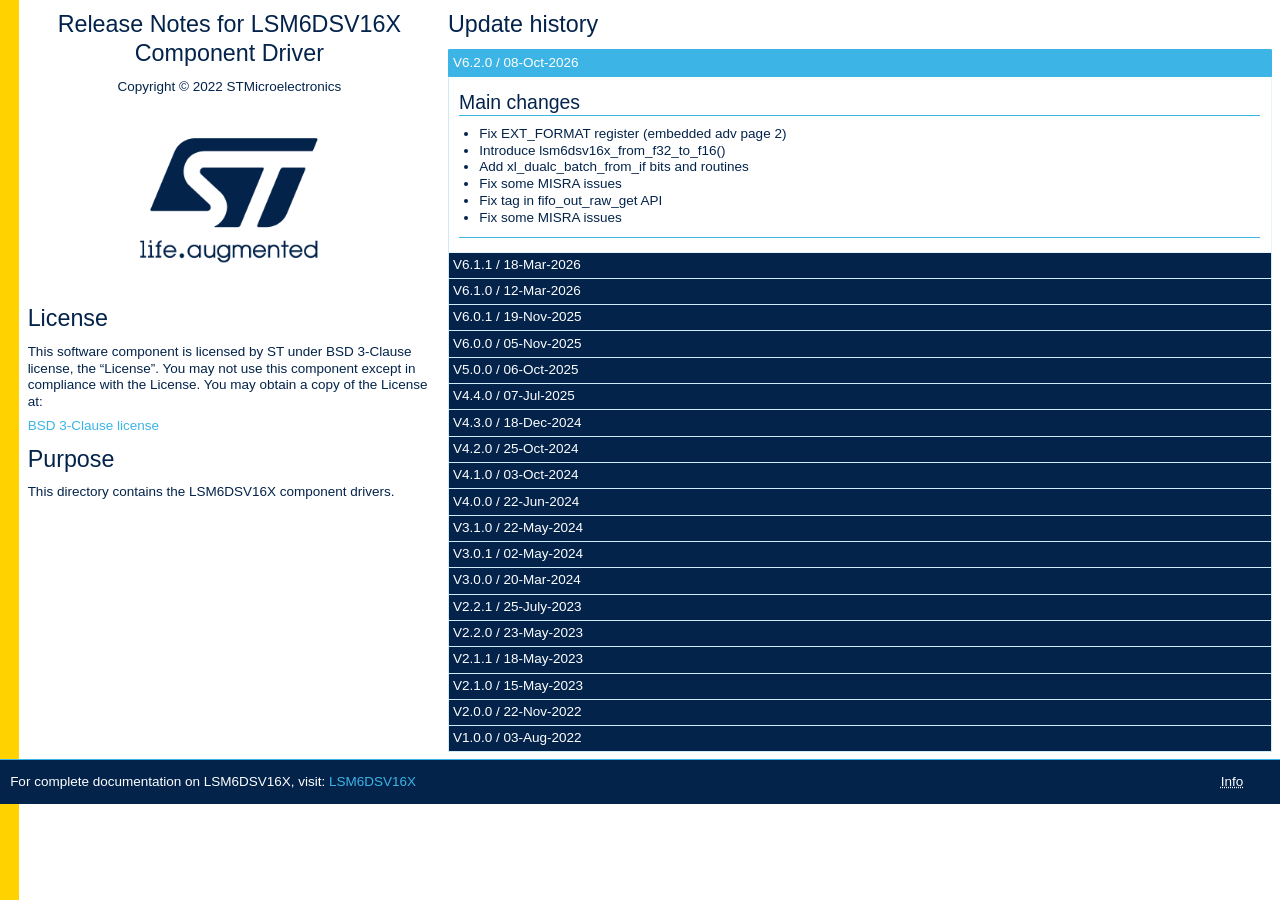
<file: components/lsm6dsv16x/Release_Notes.html>
<!DOCTYPE html>
<html xmlns="http://www.w3.org/1999/xhtml" lang="en" xml:lang="en">
<head>
  <meta charset="utf-8" />
  <meta name="generator" content="pandoc" />
  <meta name="viewport" content="width=device-width, initial-scale=1.0, user-scalable=yes" />
  <title>Release Notes for LSM6DSV16X Component</title>
  <style>
    code{white-space: pre-wrap;}
    span.smallcaps{font-variant: small-caps;}
    div.columns{display: flex; gap: min(4vw, 1.5em);}
    div.column{flex: auto; overflow-x: auto;}
    div.hanging-indent{margin-left: 1.5em; text-indent: -1.5em;}
    /* The extra [class] is a hack that increases specificity enough to
       override a similar rule in reveal.js */
    ul.task-list[class]{list-style: none;}
    ul.task-list li input[type="checkbox"] {
      font-size: inherit;
      width: 0.8em;
      margin: 0 0.8em 0.2em -1.6em;
      vertical-align: middle;
    }
    .display.math{display: block; text-align: center; margin: 0.5rem auto;}
  </style>
  <link rel="stylesheet" href="_htmresc/mini-st_2020.css" />
  <link rel="icon" type="image/x-icon" href="_htmresc/favicon.png" />
</head>
<body>
<div class="row">
<div class="col-sm-12 col-lg-4">
<center>
<h1 id="release-notes-for-lsm6dsv16x-component-driver">Release Notes for
LSM6DSV16X Component Driver</h1>
<p>Copyright © 2022 STMicroelectronics<br />
</p>
<a href="https://www.st.com" class="logo"><img
src="_htmresc/st_logo_2020.png" alt="ST logo" /></a>
</center>
<h1 id="license">License</h1>
<p>This software component is licensed by ST under BSD 3-Clause license,
the “License”. You may not use this component except in compliance with
the License. You may obtain a copy of the License at:</p>
<p><a href="https://opensource.org/licenses/BSD-3-Clause">BSD 3-Clause
license</a></p>
<h1 id="purpose">Purpose</h1>
<p>This directory contains the LSM6DSV16X component drivers.</p>
</div>
<section id="update-history" class="col-sm-12 col-lg-8">
<h1>Update history</h1>
<div class="collapse">
<input type="checkbox" id="collapse-section20" checked aria-hidden="true">
<label for="collapse-section20" aria-hidden="true">V6.2.0 /
08-Oct-2026</label>
<div>
<h2 id="main-changes">Main changes</h2>
<ul>
<li>Fix EXT_FORMAT register (embedded adv page 2)</li>
<li>Introduce lsm6dsv16x_from_f32_to_f16()</li>
<li>Add xl_dualc_batch_from_if bits and routines</li>
<li>Fix some MISRA issues</li>
<li>Fix tag in fifo_out_raw_get API</li>
<li>Fix some MISRA issues</li>
</ul>
<h2 id="section"></h2>
</div>
<input type="checkbox" id="collapse-section19" aria-hidden="true">
<label for="collapse-section19" aria-hidden="true">V6.1.1 /
18-Mar-2026</label>
<div>
<h2 id="main-changes-1">Main changes</h2>
<ul>
<li>Revert int_route_t structure split</li>
</ul>
<h2 id="section-1"></h2>
</div>
<input type="checkbox" id="collapse-section18" aria-hidden="true">
<label for="collapse-section18" aria-hidden="true">V6.1.0 /
12-Mar-2026</label>
<div>
<h2 id="main-changes-2">Main changes</h2>
<ul>
<li>Change switch cases to use hex values</li>
<li>Move doxygen from c to h</li>
<li>Fix fsm_ext_sens APIs</li>
<li>Split pin_int struct into pin_int1 and pin_int2</li>
<li>Re-order update history with most updated on top</li>
</ul>
<h2 id="section-2"></h2>
</div>
<input type="checkbox" id="collapse-section17" aria-hidden="true">
<label for="collapse-section17" aria-hidden="true">V6.0.1 /
19-Nov-2025</label>
<div>
<h2 id="main-changes-3">Main changes</h2>
<ul>
<li>(fix) do not jump to exit before initing master_config</li>
</ul>
<h2 id="section-3"></h2>
</div>
<input type="checkbox" id="collapse-section16" aria-hidden="true">
<label for="collapse-section16" aria-hidden="true">V6.0.0 /
05-Nov-2025</label>
<div>
<h2 id="main-changes-4">Main changes</h2>
<ul>
<li>Added checks before writes and membank setting</li>
<li>split reset into 3 routines (reboot, sw_por, reset)</li>
<li>(FIX) move memset in pin_int2_route_get() API</li>
</ul>
<h2 id="section-4"></h2>
</div>
<input type="checkbox" id="collapse-section15" aria-hidden="true">
<label for="collapse-section15" aria-hidden="true">V5.0.0 /
06-Oct-2025</label>
<div>
<h2 id="main-changes-5">Main changes</h2>
<ul>
<li>Added comments on reset_t enum</li>
<li>Fix reset_set API: fields boot and sw_reset were wrongly set</li>
<li>Add enum <code>fifo_event_t</code> for stop_on_wtm_set/get
functions</li>
<li>int1/int2 route_get API: init to 0 the returned struct</li>
<li>Adding CODE_OF_CONDUCT.md and SECURITY.md</li>
</ul>
<h2 id="section-5"></h2>
</div>
<input type="checkbox" id="collapse-section14" aria-hidden="true">
<label for="collapse-section14" aria-hidden="true">V4.4.0 /
07-Jul-2025</label>
<div>
<h2 id="main-changes-6">Main changes</h2>
<ul>
<li>Fix driver formatting options</li>
<li>Added pointer to private data in stmdev_ctx_t</li>
</ul>
<h2 id="section-6"></h2>
</div>
<input type="checkbox" id="collapse-section13" aria-hidden="true">
<label for="collapse-section13" aria-hidden="true">V4.3.0 /
18-Dec-2024</label>
<div>
<h2 id="main-changes-7">Main changes</h2>
<ul>
<li>Move fifo_tag out of struct fifo_out_raw</li>
<li>Add API to transform float16 to float32</li>
</ul>
<h2 id="section-7"></h2>
</div>
<input type="checkbox" id="collapse-section12" aria-hidden="true">
<label for="collapse-section12" aria-hidden="true">V4.2.0 /
25-Oct-2024</label>
<div>
<h2 id="main-changes-8">Main changes</h2>
<ul>
<li>added struct types to help parsing FIFO data</li>
<li>Complete APIs for handling embedded functions</li>
<li>simplify efficiently the fifo_read API</li>
</ul>
<h2 id="section-8"></h2>
</div>
<input type="checkbox" id="collapse-section11" aria-hidden="true">
<label for="collapse-section11" aria-hidden="true">V4.1.0 /
03-Oct-2024</label>
<div>
<h2 id="main-changes-9">Main changes</h2>
<ul>
<li>Add int2_drdy_ah_qvar event routing on INT2 pin</li>
</ul>
<h2 id="section-9"></h2>
</div>
<input type="checkbox" id="collapse-section10" aria-hidden="true">
<label for="collapse-section10" aria-hidden="true">V4.0.0 /
22-Jun-2024</label>
<div>
<h2 id="main-changes-10">Main changes</h2>
<ul>
<li>Add defs for num_phy routines</li>
</ul>
<h2 id="section-10"></h2>
</div>
<input type="checkbox" id="collapse-section9" aria-hidden="true">
<label for="collapse-section9" aria-hidden="true">V3.1.0 /
22-May-2024</label>
<div>
<h2 id="main-changes-11">Main changes</h2>
<ul>
<li>Add i3c_int_en set/get APIs</li>
<li>Fix enum mode macros in den_conf_t struct</li>
</ul>
<h2 id="section-11"></h2>
</div>
<input type="checkbox" id="collapse-section8" aria-hidden="true">
<label for="collapse-section8" aria-hidden="true">V3.0.1 /
02-May-2024</label>
<div>
<h2 id="main-changes-12">Main changes</h2>
<ul>
<li>Fix BDR counter regsters get/set APIs</li>
<li>updated README.md file with tag reference and mdelay
description</li>
</ul>
<h2 id="section-12"></h2>
</div>
<input type="checkbox" id="collapse-section7" aria-hidden="true">
<label for="collapse-section7" aria-hidden="true">V3.0.0 /
20-Mar-2024</label>
<div>
<h2 id="main-changes-13">Main changes</h2>
<ul>
<li>Fixed code style (Artistic Style Version 3.4.13)</li>
<li>Fix code style</li>
<li>small code cleaning</li>
<li>Add “const” to ctx arg for all APIs</li>
<li>Support routing of drdy_temp to INT2</li>
<li>Fix typo in lsm5dsv16x_fsm_mode_set condition</li>
<li>Fix bug in lsm6dsv16x_reg.c</li>
</ul>
<h2 id="section-13"></h2>
</div>
<input type="checkbox" id="collapse-section6" aria-hidden="true">
<label for="collapse-section6" aria-hidden="true">V2.2.1 /
25-July-2023</label>
<div>
<h2 id="main-changes-14">Main changes</h2>
<ul>
<li>ah_qvar: Add API to convert from LSB to mV</li>
<li>Fix gyro FS 4000dps value typo error</li>
</ul>
<h2 id="section-14"></h2>
</div>
<input type="checkbox" id="collapse-section5" aria-hidden="true">
<label for="collapse-section5" aria-hidden="true">V2.2.0 /
23-May-2023</label>
<div>
<h2 id="main-changes-15">Main changes</h2>
<ul>
<li>Use a single lsm6dsv16x_sh_slv_cfg_read() API for all targets</li>
<li>Use a single lsm6dsv16x_fifo_sh_batch_slave_xxx() API for all
targets</li>
<li>Fix MISRA errors</li>
</ul>
<h2 id="section-15"></h2>
</div>
<input type="checkbox" id="collapse-section4" aria-hidden="true">
<label for="collapse-section4" aria-hidden="true">V2.1.1 /
18-May-2023</label>
<div>
<h2 id="main-changes-16">Main changes</h2>
<ul>
<li>read sh status from mainpage</li>
</ul>
<h2 id="section-16"></h2>
</div>
<input type="checkbox" id="collapse-section3" aria-hidden="true">
<label for="collapse-section3" aria-hidden="true">V2.1.0 /
15-May-2023</label>
<div>
<h2 id="main-changes-17">Main changes</h2>
<ul>
<li>change fifo_batch_sh_slave_xxx() API name</li>
<li>sensor_hub: add sh_status_get() API</li>
<li>sensor_hub: change sh_read_data_raw_get() API signature</li>
<li>review read/write reg ret value checks</li>
</ul>
<h2 id="section-17"></h2>
</div>
<input type="checkbox" id="collapse-section2" aria-hidden="true">
<label for="collapse-section2" aria-hidden="true">V2.0.0 /
22-Nov-2022</label>
<div>
<h2 id="main-changes-18">Main changes</h2>
<ul>
<li>First official release [ref. DS v2.0]</li>
</ul>
<h2 id="section-18"></h2>
</div>
<input type="checkbox" id="collapse-section1" aria-hidden="true">
<label for="collapse-section1" aria-hidden="true">V1.0.0 /
03-Aug-2022</label>
<div>
<h2 id="main-changes-19">Main changes</h2>
<h3 id="first-release">First release</h3>
<ul>
<li>First official release [ref. DS v1.0]</li>
</ul>
<h2 id="section-19"></h2>
</div>
</div>
</section>
</div>
<footer class="sticky">
<div class="columns">
<div class="column" style="width:95%;">
<p>For complete documentation on LSM6DSV16X, visit: <a
href="https://www.st.com/content/st_com/en/products/mems-and-sensors/inemo-inertial-modules/lsm6dsv16x.html">LSM6DSV16X</a></p>
</div><div class="column" style="width:5%;">
<p><abbr title="Based on template cx566953 version 1.0">Info</abbr></p>
</div>
</div>
</footer>
</body>
</html>
</file>
<file: components/lsm6dsv16x/_htmresc/mini-st_2020.css>
@charset "UTF-8";
/*
  Flavor name: Custom (mini-custom)
  Generated online - https://minicss.org/flavors
  mini.css version: v3.0.1
*/
/*
  Browsers resets and base typography.
*/
/* Core module CSS variable definitions */
:root {
  --fore-color: #03234b;
  --secondary-fore-color: #03234b;
  --back-color: #ffffff;
  --secondary-back-color: #ffffff;
  --blockquote-color: #e6007e;
  --pre-color: #e6007e;
  --border-color: #3cb4e6;
  --secondary-border-color: #3cb4e6;
  --heading-ratio: 1.2;
  --universal-margin: 0.5rem;
  --universal-padding: 0.25rem;
  --universal-border-radius: 0.075rem;
  --background-margin: 1.5%;
  --a-link-color: #3cb4e6;
  --a-visited-color: #8c0078; }

html {
  font-size: 13.5px; }

a, b, del, em, i, ins, q, span, strong, u {
  font-size: 1em; }

html, * {
  font-family: -apple-system, BlinkMacSystemFont, Helvetica, arial, sans-serif;
  line-height: 1.25;
  -webkit-text-size-adjust: 100%; }

* {
  font-size: 1rem; }

body {
  margin: 0;
  color: var(--fore-color);
  @background: var(--back-color);
  background: var(--back-color) linear-gradient(#ffd200, #ffd200) repeat-y left top;
  background-size: var(--background-margin);
  }

details {
  display: block; }

summary {
  display: list-item; }

abbr[title] {
  border-bottom: none;
  text-decoration: underline dotted; }

input {
  overflow: visible; }

img {
  max-width: 100%;
  height: auto; }

h1, h2, h3, h4, h5, h6 {
  line-height: 1.25;
  margin: calc(1.5 * var(--universal-margin)) var(--universal-margin);
  font-weight: 400; }
  h1 small, h2 small, h3 small, h4 small, h5 small, h6 small {
    color: var(--secondary-fore-color);
    display: block;
    margin-top: -0.25rem; }

h1 {
  font-size: calc(1rem * var(--heading-ratio) * var(--heading-ratio) * var(--heading-ratio)); }

h2 {
  font-size: calc(1rem * var(--heading-ratio) * var(--heading-ratio) );
  border-style: none none solid none ; 
  border-width: thin;
  border-color: var(--border-color); }
h3 {
  font-size: calc(1rem * var(--heading-ratio) ); }

h4 {
  font-size: calc(1rem * var(--heading-ratio)); }

h5 {
  font-size: 1rem; }

h6 {
  font-size: calc(1rem / var(--heading-ratio)); }

p {
  margin: var(--universal-margin); }

ol, ul {
  margin: var(--universal-margin);
  padding-left: calc(3 * var(--universal-margin)); }

b, strong {
  font-weight: 700; }

hr {
  box-sizing: content-box;
  border: 0;
  line-height: 1.25em;
  margin: var(--universal-margin);
  height: 0.0714285714rem;
  background: linear-gradient(to right, transparent, var(--border-color) 20%, var(--border-color) 80%, transparent); }

blockquote {
  display: block;
  position: relative;
  font-style: italic;
  color: var(--secondary-fore-color);
  margin: var(--universal-margin);
  padding: calc(3 * var(--universal-padding));
  border: 0.0714285714rem solid var(--secondary-border-color);
  border-left: 0.3rem solid var(--blockquote-color);
  border-radius: 0 var(--universal-border-radius) var(--universal-border-radius) 0; }
  blockquote:before {
    position: absolute;
    top: calc(0rem - var(--universal-padding));
    left: 0;
    font-family: sans-serif;
    font-size: 2rem;
    font-weight: 800;
    content: "\201c";
    color: var(--blockquote-color); }
  blockquote[cite]:after {
    font-style: normal;
    font-size: 0.75em;
    font-weight: 700;
    content: "\a—  " attr(cite);
    white-space: pre; }

code, kbd, pre, samp {
  font-family: Menlo, Consolas, monospace;
  font-size: 0.85em; }

code {
  background: var(--secondary-back-color);
  border-radius: var(--universal-border-radius);
  padding: calc(var(--universal-padding) / 4) calc(var(--universal-padding) / 2); }

kbd {
  background: var(--fore-color);
  color: var(--back-color);
  border-radius: var(--universal-border-radius);
  padding: calc(var(--universal-padding) / 4) calc(var(--universal-padding) / 2); }

pre {
  overflow: auto;
  background: var(--secondary-back-color);
  padding: calc(1.5 * var(--universal-padding));
  margin: var(--universal-margin);
  border: 0.0714285714rem solid var(--secondary-border-color);
  border-left: 0.2857142857rem solid var(--pre-color);
  border-radius: 0 var(--universal-border-radius) var(--universal-border-radius) 0; }

sup, sub, code, kbd {
  line-height: 0;
  position: relative;
  vertical-align: baseline; }

small, sup, sub, figcaption {
  font-size: 0.75em; }

sup {
  top: -0.5em; }

sub {
  bottom: -0.25em; }

figure {
  margin: var(--universal-margin); }

figcaption {
  color: var(--secondary-fore-color); }

a {
  text-decoration: none; }
  a:link {
    color: var(--a-link-color); }
  a:visited {
    color: var(--a-visited-color); }
  a:hover, a:focus {
    text-decoration: underline; }

/*
  Definitions for the grid system, cards and containers.
*/
.container {
  margin: 0 auto;
  padding: 0 calc(1.5 * var(--universal-padding)); }

.row {
  box-sizing: border-box;
  display: flex;
  flex: 0 1 auto;
  flex-flow: row wrap;
  margin: 0 0 0 var(--background-margin); }

.col-sm,
[class^='col-sm-'],
[class^='col-sm-offset-'],
.row[class*='cols-sm-'] > * {
  box-sizing: border-box;
  flex: 0 0 auto;
  padding: 0 calc(var(--universal-padding) / 2); }

.col-sm,
.row.cols-sm > * {
  max-width: 100%;
  flex-grow: 1;
  flex-basis: 0; }

.col-sm-1,
.row.cols-sm-1 > * {
  max-width: 8.3333333333%;
  flex-basis: 8.3333333333%; }

.col-sm-offset-0 {
  margin-left: 0; }

.col-sm-2,
.row.cols-sm-2 > * {
  max-width: 16.6666666667%;
  flex-basis: 16.6666666667%; }

.col-sm-offset-1 {
  margin-left: 8.3333333333%; }

.col-sm-3,
.row.cols-sm-3 > * {
  max-width: 25%;
  flex-basis: 25%; }

.col-sm-offset-2 {
  margin-left: 16.6666666667%; }

.col-sm-4,
.row.cols-sm-4 > * {
  max-width: 33.3333333333%;
  flex-basis: 33.3333333333%; }

.col-sm-offset-3 {
  margin-left: 25%; }

.col-sm-5,
.row.cols-sm-5 > * {
  max-width: 41.6666666667%;
  flex-basis: 41.6666666667%; }

.col-sm-offset-4 {
  margin-left: 33.3333333333%; }

.col-sm-6,
.row.cols-sm-6 > * {
  max-width: 50%;
  flex-basis: 50%; }

.col-sm-offset-5 {
  margin-left: 41.6666666667%; }

.col-sm-7,
.row.cols-sm-7 > * {
  max-width: 58.3333333333%;
  flex-basis: 58.3333333333%; }

.col-sm-offset-6 {
  margin-left: 50%; }

.col-sm-8,
.row.cols-sm-8 > * {
  max-width: 66.6666666667%;
  flex-basis: 66.6666666667%; }

.col-sm-offset-7 {
  margin-left: 58.3333333333%; }

.col-sm-9,
.row.cols-sm-9 > * {
  max-width: 75%;
  flex-basis: 75%; }

.col-sm-offset-8 {
  margin-left: 66.6666666667%; }

.col-sm-10,
.row.cols-sm-10 > * {
  max-width: 83.3333333333%;
  flex-basis: 83.3333333333%; }

.col-sm-offset-9 {
  margin-left: 75%; }

.col-sm-11,
.row.cols-sm-11 > * {
  max-width: 91.6666666667%;
  flex-basis: 91.6666666667%; }

.col-sm-offset-10 {
  margin-left: 83.3333333333%; }

.col-sm-12,
.row.cols-sm-12 > * {
  max-width: 100%;
  flex-basis: 100%; }

.col-sm-offset-11 {
  margin-left: 91.6666666667%; }

.col-sm-normal {
  order: initial; }

.col-sm-first {
  order: -999; }

.col-sm-last {
  order: 999; }

@media screen and (min-width: 500px) {
  .col-md,
  [class^='col-md-'],
  [class^='col-md-offset-'],
  .row[class*='cols-md-'] > * {
    box-sizing: border-box;
    flex: 0 0 auto;
    padding: 0 calc(var(--universal-padding) / 2); }

  .col-md,
  .row.cols-md > * {
    max-width: 100%;
    flex-grow: 1;
    flex-basis: 0; }

  .col-md-1,
  .row.cols-md-1 > * {
    max-width: 8.3333333333%;
    flex-basis: 8.3333333333%; }

  .col-md-offset-0 {
    margin-left: 0; }

  .col-md-2,
  .row.cols-md-2 > * {
    max-width: 16.6666666667%;
    flex-basis: 16.6666666667%; }

  .col-md-offset-1 {
    margin-left: 8.3333333333%; }

  .col-md-3,
  .row.cols-md-3 > * {
    max-width: 25%;
    flex-basis: 25%; }

  .col-md-offset-2 {
    margin-left: 16.6666666667%; }

  .col-md-4,
  .row.cols-md-4 > * {
    max-width: 33.3333333333%;
    flex-basis: 33.3333333333%; }

  .col-md-offset-3 {
    margin-left: 25%; }

  .col-md-5,
  .row.cols-md-5 > * {
    max-width: 41.6666666667%;
    flex-basis: 41.6666666667%; }

  .col-md-offset-4 {
    margin-left: 33.3333333333%; }

  .col-md-6,
  .row.cols-md-6 > * {
    max-width: 50%;
    flex-basis: 50%; }

  .col-md-offset-5 {
    margin-left: 41.6666666667%; }

  .col-md-7,
  .row.cols-md-7 > * {
    max-width: 58.3333333333%;
    flex-basis: 58.3333333333%; }

  .col-md-offset-6 {
    margin-left: 50%; }

  .col-md-8,
  .row.cols-md-8 > * {
    max-width: 66.6666666667%;
    flex-basis: 66.6666666667%; }

  .col-md-offset-7 {
    margin-left: 58.3333333333%; }

  .col-md-9,
  .row.cols-md-9 > * {
    max-width: 75%;
    flex-basis: 75%; }

  .col-md-offset-8 {
    margin-left: 66.6666666667%; }

  .col-md-10,
  .row.cols-md-10 > * {
    max-width: 83.3333333333%;
    flex-basis: 83.3333333333%; }

  .col-md-offset-9 {
    margin-left: 75%; }

  .col-md-11,
  .row.cols-md-11 > * {
    max-width: 91.6666666667%;
    flex-basis: 91.6666666667%; }

  .col-md-offset-10 {
    margin-left: 83.3333333333%; }

  .col-md-12,
  .row.cols-md-12 > * {
    max-width: 100%;
    flex-basis: 100%; }

  .col-md-offset-11 {
    margin-left: 91.6666666667%; }

  .col-md-normal {
    order: initial; }

  .col-md-first {
    order: -999; }

  .col-md-last {
    order: 999; } }
@media screen and (min-width: 1280px) {
  .col-lg,
  [class^='col-lg-'],
  [class^='col-lg-offset-'],
  .row[class*='cols-lg-'] > * {
    box-sizing: border-box;
    flex: 0 0 auto;
    padding: 0 calc(var(--universal-padding) / 2); }

  .col-lg,
  .row.cols-lg > * {
    max-width: 100%;
    flex-grow: 1;
    flex-basis: 0; }

  .col-lg-1,
  .row.cols-lg-1 > * {
    max-width: 8.3333333333%;
    flex-basis: 8.3333333333%; }

  .col-lg-offset-0 {
    margin-left: 0; }

  .col-lg-2,
  .row.cols-lg-2 > * {
    max-width: 16.6666666667%;
    flex-basis: 16.6666666667%; }

  .col-lg-offset-1 {
    margin-left: 8.3333333333%; }

  .col-lg-3,
  .row.cols-lg-3 > * {
    max-width: 25%;
    flex-basis: 25%; }

  .col-lg-offset-2 {
    margin-left: 16.6666666667%; }

  .col-lg-4,
  .row.cols-lg-4 > * {
    max-width: 33.3333333333%;
    flex-basis: 33.3333333333%; }

  .col-lg-offset-3 {
    margin-left: 25%; }

  .col-lg-5,
  .row.cols-lg-5 > * {
    max-width: 41.6666666667%;
    flex-basis: 41.6666666667%; }

  .col-lg-offset-4 {
    margin-left: 33.3333333333%; }

  .col-lg-6,
  .row.cols-lg-6 > * {
    max-width: 50%;
    flex-basis: 50%; }

  .col-lg-offset-5 {
    margin-left: 41.6666666667%; }

  .col-lg-7,
  .row.cols-lg-7 > * {
    max-width: 58.3333333333%;
    flex-basis: 58.3333333333%; }

  .col-lg-offset-6 {
    margin-left: 50%; }

  .col-lg-8,
  .row.cols-lg-8 > * {
    max-width: 66.6666666667%;
    flex-basis: 66.6666666667%; }

  .col-lg-offset-7 {
    margin-left: 58.3333333333%; }

  .col-lg-9,
  .row.cols-lg-9 > * {
    max-width: 75%;
    flex-basis: 75%; }

  .col-lg-offset-8 {
    margin-left: 66.6666666667%; }

  .col-lg-10,
  .row.cols-lg-10 > * {
    max-width: 83.3333333333%;
    flex-basis: 83.3333333333%; }

  .col-lg-offset-9 {
    margin-left: 75%; }

  .col-lg-11,
  .row.cols-lg-11 > * {
    max-width: 91.6666666667%;
    flex-basis: 91.6666666667%; }

  .col-lg-offset-10 {
    margin-left: 83.3333333333%; }

  .col-lg-12,
  .row.cols-lg-12 > * {
    max-width: 100%;
    flex-basis: 100%; }

  .col-lg-offset-11 {
    margin-left: 91.6666666667%; }

  .col-lg-normal {
    order: initial; }

  .col-lg-first {
    order: -999; }

  .col-lg-last {
    order: 999; } }
/* Card component CSS variable definitions */
:root {
  --card-back-color: #3cb4e6;
  --card-fore-color: #03234b;
  --card-border-color: #03234b; }

.card {
  display: flex;
  flex-direction: column;
  justify-content: space-between;
  align-self: center;
  position: relative;
  width: 100%;
  background: var(--card-back-color);
  color: var(--card-fore-color);
  border: 0.0714285714rem solid var(--card-border-color);
  border-radius: var(--universal-border-radius);
  margin: var(--universal-margin);
  overflow: hidden; }
  @media screen and (min-width: 320px) {
    .card {
      max-width: 320px; } }
  .card > .sectione {
    background: var(--card-back-color);
    color: var(--card-fore-color);
    box-sizing: border-box;
    margin: 0;
    border: 0;
    border-radius: 0;
    border-bottom: 0.0714285714rem solid var(--card-border-color);
    padding: var(--universal-padding);
    width: 100%; }
    .card > .sectione.media {
      height: 200px;
      padding: 0;
      -o-object-fit: cover;
      object-fit: cover; }
  .card > .sectione:last-child {
    border-bottom: 0; }

/*
  Custom elements for card elements.
*/
@media screen and (min-width: 240px) {
  .card.small {
    max-width: 240px; } }
@media screen and (min-width: 480px) {
  .card.large {
    max-width: 480px; } }
.card.fluid {
  max-width: 100%;
  width: auto; }

.card.warning {
  --card-back-color: #e5b8b7;
  --card-fore-color: #3b234b;
  --card-border-color: #8c0078; }

.card.error {
  --card-back-color: #464650;
  --card-fore-color: #ffffff;
  --card-border-color: #8c0078; }

.card > .sectione.dark {
  --card-back-color: #3b234b;
  --card-fore-color: #ffffff; }

.card > .sectione.double-padded {
  padding: calc(1.5 * var(--universal-padding)); }

/*
  Definitions for forms and input elements.
*/
/* Input_control module CSS variable definitions */
:root {
  --form-back-color: #ffe97f;
  --form-fore-color: #03234b;
  --form-border-color: #3cb4e6;
  --input-back-color: #ffffff;
  --input-fore-color: #03234b;
  --input-border-color: #3cb4e6;
  --input-focus-color: #0288d1;
  --input-invalid-color: #d32f2f;
  --button-back-color: #e2e2e2;
  --button-hover-back-color: #dcdcdc;
  --button-fore-color: #212121;
  --button-border-color: transparent;
  --button-hover-border-color: transparent;
  --button-group-border-color: rgba(124, 124, 124, 0.54); }

form {
  background: var(--form-back-color);
  color: var(--form-fore-color);
  border: 0.0714285714rem solid var(--form-border-color);
  border-radius: var(--universal-border-radius);
  margin: var(--universal-margin);
  padding: calc(2 * var(--universal-padding)) var(--universal-padding); }

fieldset {
  border: 0.0714285714rem solid var(--form-border-color);
  border-radius: var(--universal-border-radius);
  margin: calc(var(--universal-margin) / 4);
  padding: var(--universal-padding); }

legend {
  box-sizing: border-box;
  display: table;
  max-width: 100%;
  white-space: normal;
  font-weight: 500;
  padding: calc(var(--universal-padding) / 2); }

label {
  padding: calc(var(--universal-padding) / 2) var(--universal-padding); }

.input-group {
  display: inline-block; }
  .input-group.fluid {
    display: flex;
    align-items: center;
    justify-content: center; }
    .input-group.fluid > input {
      max-width: 100%;
      flex-grow: 1;
      flex-basis: 0px; }
    @media screen and (max-width: 499px) {
      .input-group.fluid {
        align-items: stretch;
        flex-direction: column; } }
  .input-group.vertical {
    display: flex;
    align-items: stretch;
    flex-direction: column; }
    .input-group.vertical > input {
      max-width: 100%;
      flex-grow: 1;
      flex-basis: 0px; }

[type="number"]::-webkit-inner-spin-button, [type="number"]::-webkit-outer-spin-button {
  height: auto; }

[type="search"] {
  -webkit-appearance: textfield;
  outline-offset: -2px; }

[type="search"]::-webkit-search-cancel-button,
[type="search"]::-webkit-search-decoration {
  -webkit-appearance: none; }

input:not([type]), [type="text"], [type="email"], [type="number"], [type="search"],
[type="password"], [type="url"], [type="tel"], [type="checkbox"], [type="radio"], textarea, select {
  box-sizing: border-box;
  background: var(--input-back-color);
  color: var(--input-fore-color);
  border: 0.0714285714rem solid var(--input-border-color);
  border-radius: var(--universal-border-radius);
  margin: calc(var(--universal-margin) / 2);
  padding: var(--universal-padding) calc(1.5 * var(--universal-padding)); }

input:not([type="button"]):not([type="submit"]):not([type="reset"]):hover, input:not([type="button"]):not([type="submit"]):not([type="reset"]):focus, textarea:hover, textarea:focus, select:hover, select:focus {
  border-color: var(--input-focus-color);
  box-shadow: none; }
input:not([type="button"]):not([type="submit"]):not([type="reset"]):invalid, input:not([type="button"]):not([type="submit"]):not([type="reset"]):focus:invalid, textarea:invalid, textarea:focus:invalid, select:invalid, select:focus:invalid {
  border-color: var(--input-invalid-color);
  box-shadow: none; }
input:not([type="button"]):not([type="submit"]):not([type="reset"])[readonly], textarea[readonly], select[readonly] {
  background: var(--secondary-back-color); }

select {
  max-width: 100%; }

option {
  overflow: hidden;
  text-overflow: ellipsis; }

[type="checkbox"], [type="radio"] {
  -webkit-appearance: none;
  -moz-appearance: none;
  appearance: none;
  position: relative;
  height: calc(1rem + var(--universal-padding) / 2);
  width: calc(1rem + var(--universal-padding) / 2);
  vertical-align: text-bottom;
  padding: 0;
  flex-basis: calc(1rem + var(--universal-padding) / 2) !important;
  flex-grow: 0 !important; }
  [type="checkbox"]:checked:before, [type="radio"]:checked:before {
    position: absolute; }

[type="checkbox"]:checked:before {
  content: '\2713';
  font-family: sans-serif;
  font-size: calc(1rem + var(--universal-padding) / 2);
  top: calc(0rem - var(--universal-padding));
  left: calc(var(--universal-padding) / 4); }

[type="radio"] {
  border-radius: 100%; }
  [type="radio"]:checked:before {
    border-radius: 100%;
    content: '';
    top: calc(0.0714285714rem + var(--universal-padding) / 2);
    left: calc(0.0714285714rem + var(--universal-padding) / 2);
    background: var(--input-fore-color);
    width: 0.5rem;
    height: 0.5rem; }

:placeholder-shown {
  color: var(--input-fore-color); }

::-ms-placeholder {
  color: var(--input-fore-color);
  opacity: 0.54; }

button::-moz-focus-inner, [type="button"]::-moz-focus-inner, [type="reset"]::-moz-focus-inner, [type="submit"]::-moz-focus-inner {
  border-style: none;
  padding: 0; }

button, html [type="button"], [type="reset"], [type="submit"] {
  -webkit-appearance: button; }

button {
  overflow: visible;
  text-transform: none; }

button, [type="button"], [type="submit"], [type="reset"],
a.button, label.button, .button,
a[role="button"], label[role="button"], [role="button"] {
  display: inline-block;
  background: var(--button-back-color);
  color: var(--button-fore-color);
  border: 0.0714285714rem solid var(--button-border-color);
  border-radius: var(--universal-border-radius);
  padding: var(--universal-padding) calc(1.5 * var(--universal-padding));
  margin: var(--universal-margin);
  text-decoration: none;
  cursor: pointer;
  transition: background 0.3s; }
  button:hover, button:focus, [type="button"]:hover, [type="button"]:focus, [type="submit"]:hover, [type="submit"]:focus, [type="reset"]:hover, [type="reset"]:focus,
  a.button:hover,
  a.button:focus, label.button:hover, label.button:focus, .button:hover, .button:focus,
  a[role="button"]:hover,
  a[role="button"]:focus, label[role="button"]:hover, label[role="button"]:focus, [role="button"]:hover, [role="button"]:focus {
    background: var(--button-hover-back-color);
    border-color: var(--button-hover-border-color); }

input:disabled, input[disabled], textarea:disabled, textarea[disabled], select:disabled, select[disabled], button:disabled, button[disabled], .button:disabled, .button[disabled], [role="button"]:disabled, [role="button"][disabled] {
  cursor: not-allowed;
  opacity: 0.75; }

.button-group {
  display: flex;
  border: 0.0714285714rem solid var(--button-group-border-color);
  border-radius: var(--universal-border-radius);
  margin: var(--universal-margin); }
  .button-group > button, .button-group [type="button"], .button-group > [type="submit"], .button-group > [type="reset"], .button-group > .button, .button-group > [role="button"] {
    margin: 0;
    max-width: 100%;
    flex: 1 1 auto;
    text-align: center;
    border: 0;
    border-radius: 0;
    box-shadow: none; }
  .button-group > :not(:first-child) {
    border-left: 0.0714285714rem solid var(--button-group-border-color); }
  @media screen and (max-width: 499px) {
    .button-group {
      flex-direction: column; }
      .button-group > :not(:first-child) {
        border: 0;
        border-top: 0.0714285714rem solid var(--button-group-border-color); } }

/*
  Custom elements for forms and input elements.
*/
button.primary, [type="button"].primary, [type="submit"].primary, [type="reset"].primary, .button.primary, [role="button"].primary {
  --button-back-color: #1976d2;
  --button-fore-color: #f8f8f8; }
  button.primary:hover, button.primary:focus, [type="button"].primary:hover, [type="button"].primary:focus, [type="submit"].primary:hover, [type="submit"].primary:focus, [type="reset"].primary:hover, [type="reset"].primary:focus, .button.primary:hover, .button.primary:focus, [role="button"].primary:hover, [role="button"].primary:focus {
    --button-hover-back-color: #1565c0; }

button.secondary, [type="button"].secondary, [type="submit"].secondary, [type="reset"].secondary, .button.secondary, [role="button"].secondary {
  --button-back-color: #d32f2f;
  --button-fore-color: #f8f8f8; }
  button.secondary:hover, button.secondary:focus, [type="button"].secondary:hover, [type="button"].secondary:focus, [type="submit"].secondary:hover, [type="submit"].secondary:focus, [type="reset"].secondary:hover, [type="reset"].secondary:focus, .button.secondary:hover, .button.secondary:focus, [role="button"].secondary:hover, [role="button"].secondary:focus {
    --button-hover-back-color: #c62828; }

button.tertiary, [type="button"].tertiary, [type="submit"].tertiary, [type="reset"].tertiary, .button.tertiary, [role="button"].tertiary {
  --button-back-color: #308732;
  --button-fore-color: #f8f8f8; }
  button.tertiary:hover, button.tertiary:focus, [type="button"].tertiary:hover, [type="button"].tertiary:focus, [type="submit"].tertiary:hover, [type="submit"].tertiary:focus, [type="reset"].tertiary:hover, [type="reset"].tertiary:focus, .button.tertiary:hover, .button.tertiary:focus, [role="button"].tertiary:hover, [role="button"].tertiary:focus {
    --button-hover-back-color: #277529; }

button.inverse, [type="button"].inverse, [type="submit"].inverse, [type="reset"].inverse, .button.inverse, [role="button"].inverse {
  --button-back-color: #212121;
  --button-fore-color: #f8f8f8; }
  button.inverse:hover, button.inverse:focus, [type="button"].inverse:hover, [type="button"].inverse:focus, [type="submit"].inverse:hover, [type="submit"].inverse:focus, [type="reset"].inverse:hover, [type="reset"].inverse:focus, .button.inverse:hover, .button.inverse:focus, [role="button"].inverse:hover, [role="button"].inverse:focus {
    --button-hover-back-color: #111; }

button.small, [type="button"].small, [type="submit"].small, [type="reset"].small, .button.small, [role="button"].small {
  padding: calc(0.5 * var(--universal-padding)) calc(0.75 * var(--universal-padding));
  margin: var(--universal-margin); }

button.large, [type="button"].large, [type="submit"].large, [type="reset"].large, .button.large, [role="button"].large {
  padding: calc(1.5 * var(--universal-padding)) calc(2 * var(--universal-padding));
  margin: var(--universal-margin); }

/*
  Definitions for navigation elements.
*/
/* Navigation module CSS variable definitions */
:root {
  --header-back-color: #03234b;
  --header-hover-back-color: #ffd200;
  --header-fore-color: #ffffff;
  --header-border-color: #3cb4e6;
  --nav-back-color: #ffffff;
  --nav-hover-back-color: #ffe97f;
  --nav-fore-color: #e6007e;
  --nav-border-color: #3cb4e6;
  --nav-link-color: #3cb4e6;
  --footer-fore-color: #ffffff;
  --footer-back-color: #03234b;
  --footer-border-color: #3cb4e6;
  --footer-link-color: #3cb4e6;
  --drawer-back-color: #ffffff;
  --drawer-hover-back-color: #ffe97f;
  --drawer-border-color: #3cb4e6;
  --drawer-close-color: #e6007e; }

header {
  height: 2.75rem;
  background: var(--header-back-color);
  color: var(--header-fore-color);
  border-bottom: 0.0714285714rem solid var(--header-border-color);
  padding: calc(var(--universal-padding) / 4) 0;
  white-space: nowrap;
  overflow-x: auto;
  overflow-y: hidden; }
  header.row {
    box-sizing: content-box; }
  header .logo {
    color: var(--header-fore-color);
    font-size: 1.75rem;
    padding: var(--universal-padding) calc(2 * var(--universal-padding));
    text-decoration: none; }
  header button, header [type="button"], header .button, header [role="button"] {
    box-sizing: border-box;
    position: relative;
    top: calc(0rem - var(--universal-padding) / 4);
    height: calc(3.1875rem + var(--universal-padding) / 2);
    background: var(--header-back-color);
    line-height: calc(3.1875rem - var(--universal-padding) * 1.5);
    text-align: center;
    color: var(--header-fore-color);
    border: 0;
    border-radius: 0;
    margin: 0;
    text-transform: uppercase; }
    header button:hover, header button:focus, header [type="button"]:hover, header [type="button"]:focus, header .button:hover, header .button:focus, header [role="button"]:hover, header [role="button"]:focus {
      background: var(--header-hover-back-color); }

nav {
  background: var(--nav-back-color);
  color: var(--nav-fore-color);
  border: 0.0714285714rem solid var(--nav-border-color);
  border-radius: var(--universal-border-radius);
  margin: var(--universal-margin); }
  nav * {
    padding: var(--universal-padding) calc(1.5 * var(--universal-padding)); }
  nav a, nav a:visited {
    display: block;
    color: var(--nav-link-color);
    border-radius: var(--universal-border-radius);
    transition: background 0.3s; }
    nav a:hover, nav a:focus, nav a:visited:hover, nav a:visited:focus {
      text-decoration: none;
      background: var(--nav-hover-back-color); }
  nav .sublink-1 {
    position: relative;
    margin-left: calc(2 * var(--universal-padding)); }
    nav .sublink-1:before {
      position: absolute;
      left: calc(var(--universal-padding) - 1 * var(--universal-padding));
      top: -0.0714285714rem;
      content: '';
      height: 100%;
      border: 0.0714285714rem solid var(--nav-border-color);
      border-left: 0; }
  nav .sublink-2 {
    position: relative;
    margin-left: calc(4 * var(--universal-padding)); }
    nav .sublink-2:before {
      position: absolute;
      left: calc(var(--universal-padding) - 3 * var(--universal-padding));
      top: -0.0714285714rem;
      content: '';
      height: 100%;
      border: 0.0714285714rem solid var(--nav-border-color);
      border-left: 0; }

footer {
  background: var(--footer-back-color);
  color: var(--footer-fore-color);
  border-top: 0.0714285714rem solid var(--footer-border-color);
  padding: calc(2 * var(--universal-padding)) var(--universal-padding);
  font-size: 0.875rem; }
  footer a, footer a:visited {
    color: var(--footer-link-color); }

header.sticky {
  position: -webkit-sticky;
  position: sticky;
  z-index: 1101;
  top: 0; }

footer.sticky {
  position: -webkit-sticky;
  position: sticky;
  z-index: 1101;
  bottom: 0; }

.drawer-toggle:before {
  display: inline-block;
  position: relative;
  vertical-align: bottom;
  content: '\00a0\2261\00a0';
  font-family: sans-serif;
  font-size: 1.5em; }
@media screen and (min-width: 500px) {
  .drawer-toggle:not(.persistent) {
    display: none; } }

[type="checkbox"].drawer {
  height: 1px;
  width: 1px;
  margin: -1px;
  overflow: hidden;
  position: absolute;
  clip: rect(0 0 0 0);
  -webkit-clip-path: inset(100%);
  clip-path: inset(100%); }
  [type="checkbox"].drawer + * {
    display: block;
    box-sizing: border-box;
    position: fixed;
    top: 0;
    width: 320px;
    height: 100vh;
    overflow-y: auto;
    background: var(--drawer-back-color);
    border: 0.0714285714rem solid var(--drawer-border-color);
    border-radius: 0;
    margin: 0;
    z-index: 1110;
    right: -320px;
    transition: right 0.3s; }
    [type="checkbox"].drawer + * .drawer-close {
      position: absolute;
      top: var(--universal-margin);
      right: var(--universal-margin);
      z-index: 1111;
      width: 2rem;
      height: 2rem;
      border-radius: var(--universal-border-radius);
      padding: var(--universal-padding);
      margin: 0;
      cursor: pointer;
      transition: background 0.3s; }
      [type="checkbox"].drawer + * .drawer-close:before {
        display: block;
        content: '\00D7';
        color: var(--drawer-close-color);
        position: relative;
        font-family: sans-serif;
        font-size: 2rem;
        line-height: 1;
        text-align: center; }
      [type="checkbox"].drawer + * .drawer-close:hover, [type="checkbox"].drawer + * .drawer-close:focus {
        background: var(--drawer-hover-back-color); }
    @media screen and (max-width: 320px) {
      [type="checkbox"].drawer + * {
        width: 100%; } }
  [type="checkbox"].drawer:checked + * {
    right: 0; }
  @media screen and (min-width: 500px) {
    [type="checkbox"].drawer:not(.persistent) + * {
      position: static;
      height: 100%;
      z-index: 1100; }
      [type="checkbox"].drawer:not(.persistent) + * .drawer-close {
        display: none; } }

/*
  Definitions for the responsive table component.
*/
/* Table module CSS variable definitions. */
:root {
  --table-border-color: #03234b;
  --table-border-separator-color: #03234b;
  --table-head-back-color: #03234b;
  --table-head-fore-color: #ffffff;
  --table-body-back-color: #ffffff;
  --table-body-fore-color: #03234b;
  --table-body-alt-back-color: #f4f4f4; }

table {
  border-collapse: separate;
  border-spacing: 0;
  margin: 0;
  display: flex;
  flex: 0 1 auto;
  flex-flow: row wrap;
  padding: var(--universal-padding);
  padding-top: 0; }
  table caption {
    font-size: 1rem;
    margin: calc(2 * var(--universal-margin)) 0;
    max-width: 100%;
    flex: 0 0 100%; }
  table thead, table tbody {
    display: flex;
    flex-flow: row wrap;
    border: 0.0714285714rem solid var(--table-border-color); }
  table thead {
    z-index: 999;
    border-radius: var(--universal-border-radius) var(--universal-border-radius) 0 0;
    border-bottom: 0.0714285714rem solid var(--table-border-separator-color); }
  table tbody {
    border-top: 0;
    margin-top: calc(0 - var(--universal-margin));
    border-radius: 0 0 var(--universal-border-radius) var(--universal-border-radius); }
  table tr {
    display: flex;
    padding: 0; }
  table th, table td {
    padding: calc(0.5 * var(--universal-padding));
		font-size: 0.9rem; }
  table th {
    text-align: left;
    background: var(--table-head-back-color);
    color: var(--table-head-fore-color); }
  table td {
    background: var(--table-body-back-color);
    color: var(--table-body-fore-color);
    border-top: 0.0714285714rem solid var(--table-border-color); }

table:not(.horizontal) {
  overflow: auto;
  max-height: 100%; }
  table:not(.horizontal) thead, table:not(.horizontal) tbody {
    max-width: 100%;
    flex: 0 0 100%; }
  table:not(.horizontal) tr {
    flex-flow: row wrap;
    flex: 0 0 100%; }
  table:not(.horizontal) th, table:not(.horizontal) td {
    flex: 1 0 0%;
    overflow: hidden;
    text-overflow: ellipsis; }
  table:not(.horizontal) thead {
    position: sticky;
    top: 0; }
  table:not(.horizontal) tbody tr:first-child td {
    border-top: 0; }

table.horizontal {
  border: 0; }
  table.horizontal thead, table.horizontal tbody {
    border: 0;
    flex: .2 0 0;
    flex-flow: row nowrap; }
  table.horizontal tbody {
    overflow: auto;
    justify-content: space-between;
    flex: .8 0 0;
    margin-left: 0;
    padding-bottom: calc(var(--universal-padding) / 4); }
  table.horizontal tr {
    flex-direction: column;
    flex: 1 0 auto; }
  table.horizontal th, table.horizontal td {
    width: auto;
    border: 0;
    border-bottom: 0.0714285714rem solid var(--table-border-color); }
    table.horizontal th:not(:first-child), table.horizontal td:not(:first-child) {
      border-top: 0; }
  table.horizontal th {
    text-align: right;
    border-left: 0.0714285714rem solid var(--table-border-color);
    border-right: 0.0714285714rem solid var(--table-border-separator-color); }
  table.horizontal thead tr:first-child {
    padding-left: 0; }
  table.horizontal th:first-child, table.horizontal td:first-child {
    border-top: 0.0714285714rem solid var(--table-border-color); }
  table.horizontal tbody tr:last-child td {
    border-right: 0.0714285714rem solid var(--table-border-color); }
    table.horizontal tbody tr:last-child td:first-child {
      border-top-right-radius: 0.25rem; }
    table.horizontal tbody tr:last-child td:last-child {
      border-bottom-right-radius: 0.25rem; }
  table.horizontal thead tr:first-child th:first-child {
    border-top-left-radius: 0.25rem; }
  table.horizontal thead tr:first-child th:last-child {
    border-bottom-left-radius: 0.25rem; }

@media screen and (max-width: 499px) {
  table, table.horizontal {
    border-collapse: collapse;
    border: 0;
    width: 100%;
    display: table; }
    table thead, table th, table.horizontal thead, table.horizontal th {
      border: 0;
      height: 1px;
      width: 1px;
      margin: -1px;
      overflow: hidden;
      padding: 0;
      position: absolute;
      clip: rect(0 0 0 0);
      -webkit-clip-path: inset(100%);
      clip-path: inset(100%); }
    table tbody, table.horizontal tbody {
      border: 0;
      display: table-row-group; }
    table tr, table.horizontal tr {
      display: block;
      border: 0.0714285714rem solid var(--table-border-color);
      border-radius: var(--universal-border-radius);
      background: #ffffff;
      padding: var(--universal-padding);
      margin: var(--universal-margin);
      margin-bottom: calc(1 * var(--universal-margin)); }
    table th, table td, table.horizontal th, table.horizontal td {
      width: auto; }
    table td, table.horizontal td {
      display: block;
      border: 0;
      text-align: right; }
    table td:before, table.horizontal td:before {
      content: attr(data-label);
      float: left;
      font-weight: 600; }
    table th:first-child, table td:first-child, table.horizontal th:first-child, table.horizontal td:first-child {
      border-top: 0; }
    table tbody tr:last-child td, table.horizontal tbody tr:last-child td {
      border-right: 0; } }
table tr:nth-of-type(2n) > td {
  background: var(--table-body-alt-back-color); }

@media screen and (max-width: 500px) {
  table tr:nth-of-type(2n) {
    background: var(--table-body-alt-back-color); } }
:root {
  --table-body-hover-back-color: #90caf9; }

table.hoverable tr:hover, table.hoverable tr:hover > td, table.hoverable tr:focus, table.hoverable tr:focus > td {
  background: var(--table-body-hover-back-color); }

@media screen and (max-width: 500px) {
  table.hoverable tr:hover, table.hoverable tr:hover > td, table.hoverable tr:focus, table.hoverable tr:focus > td {
    background: var(--table-body-hover-back-color); } }
/*
  Definitions for contextual background elements, toasts and tooltips.
*/
/* Contextual module CSS variable definitions */
:root {
  --mark-back-color: #3cb4e6;
  --mark-fore-color: #ffffff; }

mark {
  background: var(--mark-back-color);
  color: var(--mark-fore-color);
  font-size: 0.95em;
  line-height: 1em;
  border-radius: var(--universal-border-radius);
  padding: calc(var(--universal-padding) / 4) var(--universal-padding); }
  mark.inline-block {
    display: inline-block;
    font-size: 1em;
    line-height: 1.4;
    padding: calc(var(--universal-padding) / 2) var(--universal-padding); }

:root {
  --toast-back-color: #424242;
  --toast-fore-color: #fafafa; }

.toast {
  position: fixed;
  bottom: calc(var(--universal-margin) * 3);
  left: 50%;
  transform: translate(-50%, -50%);
  z-index: 1111;
  color: var(--toast-fore-color);
  background: var(--toast-back-color);
  border-radius: calc(var(--universal-border-radius) * 16);
  padding: var(--universal-padding) calc(var(--universal-padding) * 3); }

:root {
  --tooltip-back-color: #212121;
  --tooltip-fore-color: #fafafa; }

.tooltip {
  position: relative;
  display: inline-block; }
  .tooltip:before, .tooltip:after {
    position: absolute;
    opacity: 0;
    clip: rect(0 0 0 0);
    -webkit-clip-path: inset(100%);
    clip-path: inset(100%);
    transition: all 0.3s;
    z-index: 1010;
    left: 50%; }
  .tooltip:not(.bottom):before, .tooltip:not(.bottom):after {
    bottom: 75%; }
  .tooltip.bottom:before, .tooltip.bottom:after {
    top: 75%; }
  .tooltip:hover:before, .tooltip:hover:after, .tooltip:focus:before, .tooltip:focus:after {
    opacity: 1;
    clip: auto;
    -webkit-clip-path: inset(0%);
    clip-path: inset(0%); }
  .tooltip:before {
    content: '';
    background: transparent;
    border: var(--universal-margin) solid transparent;
    left: calc(50% - var(--universal-margin)); }
  .tooltip:not(.bottom):before {
    border-top-color: #212121; }
  .tooltip.bottom:before {
    border-bottom-color: #212121; }
  .tooltip:after {
    content: attr(aria-label);
    color: var(--tooltip-fore-color);
    background: var(--tooltip-back-color);
    border-radius: var(--universal-border-radius);
    padding: var(--universal-padding);
    white-space: nowrap;
    transform: translateX(-50%); }
  .tooltip:not(.bottom):after {
    margin-bottom: calc(2 * var(--universal-margin)); }
  .tooltip.bottom:after {
    margin-top: calc(2 * var(--universal-margin)); }

:root {
  --modal-overlay-color: rgba(0, 0, 0, 0.45);
  --modal-close-color: #e6007e;
  --modal-close-hover-color: #ffe97f; }

[type="checkbox"].modal {
  height: 1px;
  width: 1px;
  margin: -1px;
  overflow: hidden;
  position: absolute;
  clip: rect(0 0 0 0);
  -webkit-clip-path: inset(100%);
  clip-path: inset(100%); }
  [type="checkbox"].modal + div {
    position: fixed;
    top: 0;
    left: 0;
    display: none;
    width: 100vw;
    height: 100vh;
    background: var(--modal-overlay-color); }
    [type="checkbox"].modal + div .card {
      margin: 0 auto;
      max-height: 50vh;
      overflow: auto; }
      [type="checkbox"].modal + div .card .modal-close {
        position: absolute;
        top: 0;
        right: 0;
        width: 1.75rem;
        height: 1.75rem;
        border-radius: var(--universal-border-radius);
        padding: var(--universal-padding);
        margin: 0;
        cursor: pointer;
        transition: background 0.3s; }
        [type="checkbox"].modal + div .card .modal-close:before {
          display: block;
          content: '\00D7';
          color: var(--modal-close-color);
          position: relative;
          font-family: sans-serif;
          font-size: 1.75rem;
          line-height: 1;
          text-align: center; }
        [type="checkbox"].modal + div .card .modal-close:hover, [type="checkbox"].modal + div .card .modal-close:focus {
          background: var(--modal-close-hover-color); }
  [type="checkbox"].modal:checked + div {
    display: flex;
    flex: 0 1 auto;
    z-index: 1200; }
    [type="checkbox"].modal:checked + div .card .modal-close {
      z-index: 1211; }

:root {
  --collapse-label-back-color: #03234b;
  --collapse-label-fore-color: #ffffff;
  --collapse-label-hover-back-color: #3cb4e6;
  --collapse-selected-label-back-color: #3cb4e6;
  --collapse-border-color: var(--collapse-label-back-color);
  --collapse-selected-border-color: #ceecf8;
  --collapse-content-back-color: #ffffff;
  --collapse-selected-label-border-color: #3cb4e6; }

.collapse {
  width: calc(100% - 2 * var(--universal-margin));
  opacity: 1;
  display: flex;
  flex-direction: column;
  margin: var(--universal-margin);
  border-radius: var(--universal-border-radius); }
  .collapse > [type="radio"], .collapse > [type="checkbox"] {
    height: 1px;
    width: 1px;
    margin: -1px;
    overflow: hidden;
    position: absolute;
    clip: rect(0 0 0 0);
    -webkit-clip-path: inset(100%);
    clip-path: inset(100%); }
  .collapse > label {
    flex-grow: 1;
    display: inline-block;
    height: 1.25rem;
    cursor: pointer;
    transition: background 0.2s;
    color: var(--collapse-label-fore-color);
    background: var(--collapse-label-back-color);
    border: 0.0714285714rem solid var(--collapse-selected-border-color);
    padding: calc(1.25 * var(--universal-padding)); }
    .collapse > label:hover, .collapse > label:focus {
      background: var(--collapse-label-hover-back-color); }
    .collapse > label + div {
      flex-basis: auto;
      height: 1px;
      width: 1px;
      margin: -1px;
      overflow: hidden;
      position: absolute;
      clip: rect(0 0 0 0);
      -webkit-clip-path: inset(100%);
      clip-path: inset(100%);
      transition: max-height 0.3s;
      max-height: 1px; }
  .collapse > :checked + label {
    background: var(--collapse-selected-label-back-color);
    border-color: var(--collapse-selected-label-border-color); }
    .collapse > :checked + label + div {
      box-sizing: border-box;
      position: relative;
      width: 100%;
      height: auto;
      overflow: auto;
      margin: 0;
      background: var(--collapse-content-back-color);
      border: 0.0714285714rem solid var(--collapse-selected-border-color);
      border-top: 0;
      padding: var(--universal-padding);
      clip: auto;
      -webkit-clip-path: inset(0%);
      clip-path: inset(0%);
      max-height: 100%; }
  .collapse > label:not(:first-of-type) {
    border-top: 0; }
  .collapse > label:first-of-type {
    border-radius: var(--universal-border-radius) var(--universal-border-radius) 0 0; }
  .collapse > label:last-of-type:not(:first-of-type) {
    border-radius: 0 0 var(--universal-border-radius) var(--universal-border-radius); }
  .collapse > label:last-of-type:first-of-type {
    border-radius: var(--universal-border-radius); }
  .collapse > :checked:last-of-type:not(:first-of-type) + label {
    border-radius: 0; }
  .collapse > :checked:last-of-type + label + div {
    border-radius: 0 0 var(--universal-border-radius) var(--universal-border-radius); }

/*
  Custom elements for contextual background elements, toasts and tooltips.
*/
mark.tertiary {
  --mark-back-color: #3cb4e6; }

mark.tag {
  padding: calc(var(--universal-padding)/2) var(--universal-padding);
  border-radius: 1em; }

/*
  Definitions for progress elements and spinners.
*/
/* Progress module CSS variable definitions */
:root {
  --progress-back-color: #3cb4e6;
  --progress-fore-color: #555; }

progress {
  display: block;
  vertical-align: baseline;
  -webkit-appearance: none;
  -moz-appearance: none;
  appearance: none;
  height: 0.75rem;
  width: calc(100% - 2 * var(--universal-margin));
  margin: var(--universal-margin);
  border: 0;
  border-radius: calc(2 * var(--universal-border-radius));
  background: var(--progress-back-color);
  color: var(--progress-fore-color); }
  progress::-webkit-progress-value {
    background: var(--progress-fore-color);
    border-top-left-radius: calc(2 * var(--universal-border-radius));
    border-bottom-left-radius: calc(2 * var(--universal-border-radius)); }
  progress::-webkit-progress-bar {
    background: var(--progress-back-color); }
  progress::-moz-progress-bar {
    background: var(--progress-fore-color);
    border-top-left-radius: calc(2 * var(--universal-border-radius));
    border-bottom-left-radius: calc(2 * var(--universal-border-radius)); }
  progress[value="1000"]::-webkit-progress-value {
    border-radius: calc(2 * var(--universal-border-radius)); }
  progress[value="1000"]::-moz-progress-bar {
    border-radius: calc(2 * var(--universal-border-radius)); }
  progress.inline {
    display: inline-block;
    vertical-align: middle;
    width: 60%; }

:root {
  --spinner-back-color: #ddd;
  --spinner-fore-color: #555; }

@keyframes spinner-donut-anim {
  0% {
    transform: rotate(0deg); }
  100% {
    transform: rotate(360deg); } }
.spinner {
  display: inline-block;
  margin: var(--universal-margin);
  border: 0.25rem solid var(--spinner-back-color);
  border-left: 0.25rem solid var(--spinner-fore-color);
  border-radius: 50%;
  width: 1.25rem;
  height: 1.25rem;
  animation: spinner-donut-anim 1.2s linear infinite; }

/*
  Custom elements for progress bars and spinners.
*/
progress.primary {
  --progress-fore-color: #1976d2; }

progress.secondary {
  --progress-fore-color: #d32f2f; }

progress.tertiary {
  --progress-fore-color: #308732; }

.spinner.primary {
  --spinner-fore-color: #1976d2; }

.spinner.secondary {
  --spinner-fore-color: #d32f2f; }

.spinner.tertiary {
  --spinner-fore-color: #308732; }

/*
  Definitions for icons - powered by Feather (https://feathericons.com/).
*/
span[class^='icon-'] {
  display: inline-block;
  height: 1em;
  width: 1em;
  vertical-align: -0.125em;
  background-size: contain;
  margin: 0 calc(var(--universal-margin) / 4); }
  span[class^='icon-'].secondary {
    -webkit-filter: invert(25%);
    filter: invert(25%); }
  span[class^='icon-'].inverse {
    -webkit-filter: invert(100%);
    filter: invert(100%); }

span.icon-alert {
  background-image: url("data:image/svg+xml,%3Csvg xmlns='http://www.w3.org/2000/svg' width='24' height='24' viewBox='0 0 24 24' fill='none' stroke='%2303234b' stroke-width='2' stroke-linecap='round' stroke-linejoin='round'%3E%3Ccircle cx='12' cy='12' r='10'%3E%3C/circle%3E%3Cline x1='12' y1='8' x2='12' y2='12'%3E%3C/line%3E%3Cline x1='12' y1='16' x2='12' y2='16'%3E%3C/line%3E%3C/svg%3E"); }
span.icon-bookmark {
  background-image: url("data:image/svg+xml,%3Csvg xmlns='http://www.w3.org/2000/svg' width='24' height='24' viewBox='0 0 24 24' fill='none' stroke='%2303234b' stroke-width='2' stroke-linecap='round' stroke-linejoin='round'%3E%3Cpath d='M19 21l-7-5-7 5V5a2 2 0 0 1 2-2h10a2 2 0 0 1 2 2z'%3E%3C/path%3E%3C/svg%3E"); }
span.icon-calendar {
  background-image: url("data:image/svg+xml,%3Csvg xmlns='http://www.w3.org/2000/svg' width='24' height='24' viewBox='0 0 24 24' fill='none' stroke='%2303234b' stroke-width='2' stroke-linecap='round' stroke-linejoin='round'%3E%3Crect x='3' y='4' width='18' height='18' rx='2' ry='2'%3E%3C/rect%3E%3Cline x1='16' y1='2' x2='16' y2='6'%3E%3C/line%3E%3Cline x1='8' y1='2' x2='8' y2='6'%3E%3C/line%3E%3Cline x1='3' y1='10' x2='21' y2='10'%3E%3C/line%3E%3C/svg%3E"); }
span.icon-credit {
  background-image: url("data:image/svg+xml,%3Csvg xmlns='http://www.w3.org/2000/svg' width='24' height='24' viewBox='0 0 24 24' fill='none' stroke='%2303234b' stroke-width='2' stroke-linecap='round' stroke-linejoin='round'%3E%3Crect x='1' y='4' width='22' height='16' rx='2' ry='2'%3E%3C/rect%3E%3Cline x1='1' y1='10' x2='23' y2='10'%3E%3C/line%3E%3C/svg%3E"); }
span.icon-edit {
  background-image: url("data:image/svg+xml,%3Csvg xmlns='http://www.w3.org/2000/svg' width='24' height='24' viewBox='0 0 24 24' fill='none' stroke='%2303234b' stroke-width='2' stroke-linecap='round' stroke-linejoin='round'%3E%3Cpath d='M20 14.66V20a2 2 0 0 1-2 2H4a2 2 0 0 1-2-2V6a2 2 0 0 1 2-2h5.34'%3E%3C/path%3E%3Cpolygon points='18 2 22 6 12 16 8 16 8 12 18 2'%3E%3C/polygon%3E%3C/svg%3E"); }
span.icon-link {
  background-image: url("data:image/svg+xml,%3Csvg xmlns='http://www.w3.org/2000/svg' width='24' height='24' viewBox='0 0 24 24' fill='none' stroke='%2303234b' stroke-width='2' stroke-linecap='round' stroke-linejoin='round'%3E%3Cpath d='M18 13v6a2 2 0 0 1-2 2H5a2 2 0 0 1-2-2V8a2 2 0 0 1 2-2h6'%3E%3C/path%3E%3Cpolyline points='15 3 21 3 21 9'%3E%3C/polyline%3E%3Cline x1='10' y1='14' x2='21' y2='3'%3E%3C/line%3E%3C/svg%3E"); }
span.icon-help {
  background-image: url("data:image/svg+xml,%3Csvg xmlns='http://www.w3.org/2000/svg' width='24' height='24' viewBox='0 0 24 24' fill='none' stroke='%2303234b' stroke-width='2' stroke-linecap='round' stroke-linejoin='round'%3E%3Cpath d='M9.09 9a3 3 0 0 1 5.83 1c0 2-3 3-3 3'%3E%3C/path%3E%3Ccircle cx='12' cy='12' r='10'%3E%3C/circle%3E%3Cline x1='12' y1='17' x2='12' y2='17'%3E%3C/line%3E%3C/svg%3E"); }
span.icon-home {
  background-image: url("data:image/svg+xml,%3Csvg xmlns='http://www.w3.org/2000/svg' width='24' height='24' viewBox='0 0 24 24' fill='none' stroke='%2303234b' stroke-width='2' stroke-linecap='round' stroke-linejoin='round'%3E%3Cpath d='M3 9l9-7 9 7v11a2 2 0 0 1-2 2H5a2 2 0 0 1-2-2z'%3E%3C/path%3E%3Cpolyline points='9 22 9 12 15 12 15 22'%3E%3C/polyline%3E%3C/svg%3E"); }
span.icon-info {
  background-image: url("data:image/svg+xml,%3Csvg xmlns='http://www.w3.org/2000/svg' width='24' height='24' viewBox='0 0 24 24' fill='none' stroke='%2303234b' stroke-width='2' stroke-linecap='round' stroke-linejoin='round'%3E%3Ccircle cx='12' cy='12' r='10'%3E%3C/circle%3E%3Cline x1='12' y1='16' x2='12' y2='12'%3E%3C/line%3E%3Cline x1='12' y1='8' x2='12' y2='8'%3E%3C/line%3E%3C/svg%3E"); }
span.icon-lock {
  background-image: url("data:image/svg+xml,%3Csvg xmlns='http://www.w3.org/2000/svg' width='24' height='24' viewBox='0 0 24 24' fill='none' stroke='%2303234b' stroke-width='2' stroke-linecap='round' stroke-linejoin='round'%3E%3Crect x='3' y='11' width='18' height='11' rx='2' ry='2'%3E%3C/rect%3E%3Cpath d='M7 11V7a5 5 0 0 1 10 0v4'%3E%3C/path%3E%3C/svg%3E"); }
span.icon-mail {
  background-image: url("data:image/svg+xml,%3Csvg xmlns='http://www.w3.org/2000/svg' width='24' height='24' viewBox='0 0 24 24' fill='none' stroke='%2303234b' stroke-width='2' stroke-linecap='round' stroke-linejoin='round'%3E%3Cpath d='M4 4h16c1.1 0 2 .9 2 2v12c0 1.1-.9 2-2 2H4c-1.1 0-2-.9-2-2V6c0-1.1.9-2 2-2z'%3E%3C/path%3E%3Cpolyline points='22,6 12,13 2,6'%3E%3C/polyline%3E%3C/svg%3E"); }
span.icon-location {
  background-image: url("data:image/svg+xml,%3Csvg xmlns='http://www.w3.org/2000/svg' width='24' height='24' viewBox='0 0 24 24' fill='none' stroke='%2303234b' stroke-width='2' stroke-linecap='round' stroke-linejoin='round'%3E%3Cpath d='M21 10c0 7-9 13-9 13s-9-6-9-13a9 9 0 0 1 18 0z'%3E%3C/path%3E%3Ccircle cx='12' cy='10' r='3'%3E%3C/circle%3E%3C/svg%3E"); }
span.icon-phone {
  background-image: url("data:image/svg+xml,%3Csvg xmlns='http://www.w3.org/2000/svg' width='24' height='24' viewBox='0 0 24 24' fill='none' stroke='%2303234b' stroke-width='2' stroke-linecap='round' stroke-linejoin='round'%3E%3Cpath d='M22 16.92v3a2 2 0 0 1-2.18 2 19.79 19.79 0 0 1-8.63-3.07 19.5 19.5 0 0 1-6-6 19.79 19.79 0 0 1-3.07-8.67A2 2 0 0 1 4.11 2h3a2 2 0 0 1 2 1.72 12.84 12.84 0 0 0 .7 2.81 2 2 0 0 1-.45 2.11L8.09 9.91a16 16 0 0 0 6 6l1.27-1.27a2 2 0 0 1 2.11-.45 12.84 12.84 0 0 0 2.81.7A2 2 0 0 1 22 16.92z'%3E%3C/path%3E%3C/svg%3E"); }
span.icon-rss {
  background-image: url("data:image/svg+xml,%3Csvg xmlns='http://www.w3.org/2000/svg' width='24' height='24' viewBox='0 0 24 24' fill='none' stroke='%2303234b' stroke-width='2' stroke-linecap='round' stroke-linejoin='round'%3E%3Cpath d='M4 11a9 9 0 0 1 9 9'%3E%3C/path%3E%3Cpath d='M4 4a16 16 0 0 1 16 16'%3E%3C/path%3E%3Ccircle cx='5' cy='19' r='1'%3E%3C/circle%3E%3C/svg%3E"); }
span.icon-search {
  background-image: url("data:image/svg+xml,%3Csvg xmlns='http://www.w3.org/2000/svg' width='24' height='24' viewBox='0 0 24 24' fill='none' stroke='%2303234b' stroke-width='2' stroke-linecap='round' stroke-linejoin='round'%3E%3Ccircle cx='11' cy='11' r='8'%3E%3C/circle%3E%3Cline x1='21' y1='21' x2='16.65' y2='16.65'%3E%3C/line%3E%3C/svg%3E"); }
span.icon-settings {
  background-image: url("data:image/svg+xml,%3Csvg xmlns='http://www.w3.org/2000/svg' width='24' height='24' viewBox='0 0 24 24' fill='none' stroke='%2303234b' stroke-width='2' stroke-linecap='round' stroke-linejoin='round'%3E%3Ccircle cx='12' cy='12' r='3'%3E%3C/circle%3E%3Cpath d='M19.4 15a1.65 1.65 0 0 0 .33 1.82l.06.06a2 2 0 0 1 0 2.83 2 2 0 0 1-2.83 0l-.06-.06a1.65 1.65 0 0 0-1.82-.33 1.65 1.65 0 0 0-1 1.51V21a2 2 0 0 1-2 2 2 2 0 0 1-2-2v-.09A1.65 1.65 0 0 0 9 19.4a1.65 1.65 0 0 0-1.82.33l-.06.06a2 2 0 0 1-2.83 0 2 2 0 0 1 0-2.83l.06-.06a1.65 1.65 0 0 0 .33-1.82 1.65 1.65 0 0 0-1.51-1H3a2 2 0 0 1-2-2 2 2 0 0 1 2-2h.09A1.65 1.65 0 0 0 4.6 9a1.65 1.65 0 0 0-.33-1.82l-.06-.06a2 2 0 0 1 0-2.83 2 2 0 0 1 2.83 0l.06.06a1.65 1.65 0 0 0 1.82.33H9a1.65 1.65 0 0 0 1-1.51V3a2 2 0 0 1 2-2 2 2 0 0 1 2 2v.09a1.65 1.65 0 0 0 1 1.51 1.65 1.65 0 0 0 1.82-.33l.06-.06a2 2 0 0 1 2.83 0 2 2 0 0 1 0 2.83l-.06.06a1.65 1.65 0 0 0-.33 1.82V9a1.65 1.65 0 0 0 1.51 1H21a2 2 0 0 1 2 2 2 2 0 0 1-2 2h-.09a1.65 1.65 0 0 0-1.51 1z'%3E%3C/path%3E%3C/svg%3E"); }
span.icon-share {
  background-image: url("data:image/svg+xml,%3Csvg xmlns='http://www.w3.org/2000/svg' width='24' height='24' viewBox='0 0 24 24' fill='none' stroke='%2303234b' stroke-width='2' stroke-linecap='round' stroke-linejoin='round'%3E%3Ccircle cx='18' cy='5' r='3'%3E%3C/circle%3E%3Ccircle cx='6' cy='12' r='3'%3E%3C/circle%3E%3Ccircle cx='18' cy='19' r='3'%3E%3C/circle%3E%3Cline x1='8.59' y1='13.51' x2='15.42' y2='17.49'%3E%3C/line%3E%3Cline x1='15.41' y1='6.51' x2='8.59' y2='10.49'%3E%3C/line%3E%3C/svg%3E"); }
span.icon-cart {
  background-image: url("data:image/svg+xml,%3Csvg xmlns='http://www.w3.org/2000/svg' width='24' height='24' viewBox='0 0 24 24' fill='none' stroke='%2303234b' stroke-width='2' stroke-linecap='round' stroke-linejoin='round'%3E%3Ccircle cx='9' cy='21' r='1'%3E%3C/circle%3E%3Ccircle cx='20' cy='21' r='1'%3E%3C/circle%3E%3Cpath d='M1 1h4l2.68 13.39a2 2 0 0 0 2 1.61h9.72a2 2 0 0 0 2-1.61L23 6H6'%3E%3C/path%3E%3C/svg%3E"); }
span.icon-upload {
  background-image: url("data:image/svg+xml,%3Csvg xmlns='http://www.w3.org/2000/svg' width='24' height='24' viewBox='0 0 24 24' fill='none' stroke='%2303234b' stroke-width='2' stroke-linecap='round' stroke-linejoin='round'%3E%3Cpath d='M21 15v4a2 2 0 0 1-2 2H5a2 2 0 0 1-2-2v-4'%3E%3C/path%3E%3Cpolyline points='17 8 12 3 7 8'%3E%3C/polyline%3E%3Cline x1='12' y1='3' x2='12' y2='15'%3E%3C/line%3E%3C/svg%3E"); }
span.icon-user {
  background-image: url("data:image/svg+xml,%3Csvg xmlns='http://www.w3.org/2000/svg' width='24' height='24' viewBox='0 0 24 24' fill='none' stroke='%2303234b' stroke-width='2' stroke-linecap='round' stroke-linejoin='round'%3E%3Cpath d='M20 21v-2a4 4 0 0 0-4-4H8a4 4 0 0 0-4 4v2'%3E%3C/path%3E%3Ccircle cx='12' cy='7' r='4'%3E%3C/circle%3E%3C/svg%3E"); }

/*
  Definitions for STMicroelectronics icons (https://brandportal.st.com/document/26).
*/
span.icon-st-update {
  background-image: url("Update.svg"); }
span.icon-st-add {
  background-image: url("Add button.svg"); }

/*
  Definitions for utilities and helper classes.
*/
/* Utility module CSS variable definitions */
:root {
  --generic-border-color: rgba(0, 0, 0, 0.3);
  --generic-box-shadow: 0 0.2857142857rem 0.2857142857rem 0 rgba(0, 0, 0, 0.125), 0 0.1428571429rem 0.1428571429rem -0.1428571429rem rgba(0, 0, 0, 0.125); }

.hidden {
  display: none !important; }

.visually-hidden {
  position: absolute !important;
  width: 1px !important;
  height: 1px !important;
  margin: -1px !important;
  border: 0 !important;
  padding: 0 !important;
  clip: rect(0 0 0 0) !important;
  -webkit-clip-path: inset(100%) !important;
  clip-path: inset(100%) !important;
  overflow: hidden !important; }

.bordered {
  border: 0.0714285714rem solid var(--generic-border-color) !important; }

.rounded {
  border-radius: var(--universal-border-radius) !important; }

.circular {
  border-radius: 50% !important; }

.shadowed {
  box-shadow: var(--generic-box-shadow) !important; }

.responsive-margin {
  margin: calc(var(--universal-margin) / 4) !important; }
  @media screen and (min-width: 500px) {
    .responsive-margin {
      margin: calc(var(--universal-margin) / 2) !important; } }
  @media screen and (min-width: 1280px) {
    .responsive-margin {
      margin: var(--universal-margin) !important; } }

.responsive-padding {
  padding: calc(var(--universal-padding) / 4) !important; }
  @media screen and (min-width: 500px) {
    .responsive-padding {
      padding: calc(var(--universal-padding) / 2) !important; } }
  @media screen and (min-width: 1280px) {
    .responsive-padding {
      padding: var(--universal-padding) !important; } }

@media screen and (max-width: 499px) {
  .hidden-sm {
    display: none !important; } }
@media screen and (min-width: 500px) and (max-width: 1279px) {
  .hidden-md {
    display: none !important; } }
@media screen and (min-width: 1280px) {
  .hidden-lg {
    display: none !important; } }
@media screen and (max-width: 499px) {
  .visually-hidden-sm {
    position: absolute !important;
    width: 1px !important;
    height: 1px !important;
    margin: -1px !important;
    border: 0 !important;
    padding: 0 !important;
    clip: rect(0 0 0 0) !important;
    -webkit-clip-path: inset(100%) !important;
    clip-path: inset(100%) !important;
    overflow: hidden !important; } }
@media screen and (min-width: 500px) and (max-width: 1279px) {
  .visually-hidden-md {
    position: absolute !important;
    width: 1px !important;
    height: 1px !important;
    margin: -1px !important;
    border: 0 !important;
    padding: 0 !important;
    clip: rect(0 0 0 0) !important;
    -webkit-clip-path: inset(100%) !important;
    clip-path: inset(100%) !important;
    overflow: hidden !important; } }
@media screen and (min-width: 1280px) {
  .visually-hidden-lg {
    position: absolute !important;
    width: 1px !important;
    height: 1px !important;
    margin: -1px !important;
    border: 0 !important;
    padding: 0 !important;
    clip: rect(0 0 0 0) !important;
    -webkit-clip-path: inset(100%) !important;
    clip-path: inset(100%) !important;
    overflow: hidden !important; } }

/*# sourceMappingURL=mini-custom.css.map */

img[alt="ST logo"] { display: block; margin: auto; width: 75%; max-width: 250px; min-width: 71px; }
img[alt="Cube logo"] { float: right; width: 30%; max-width: 10rem; min-width: 8rem; padding-right: 1rem;}

.figure {
  display: block;
  margin-left: auto;
  margin-right: auto;
  text-align: center;
}
</file>
